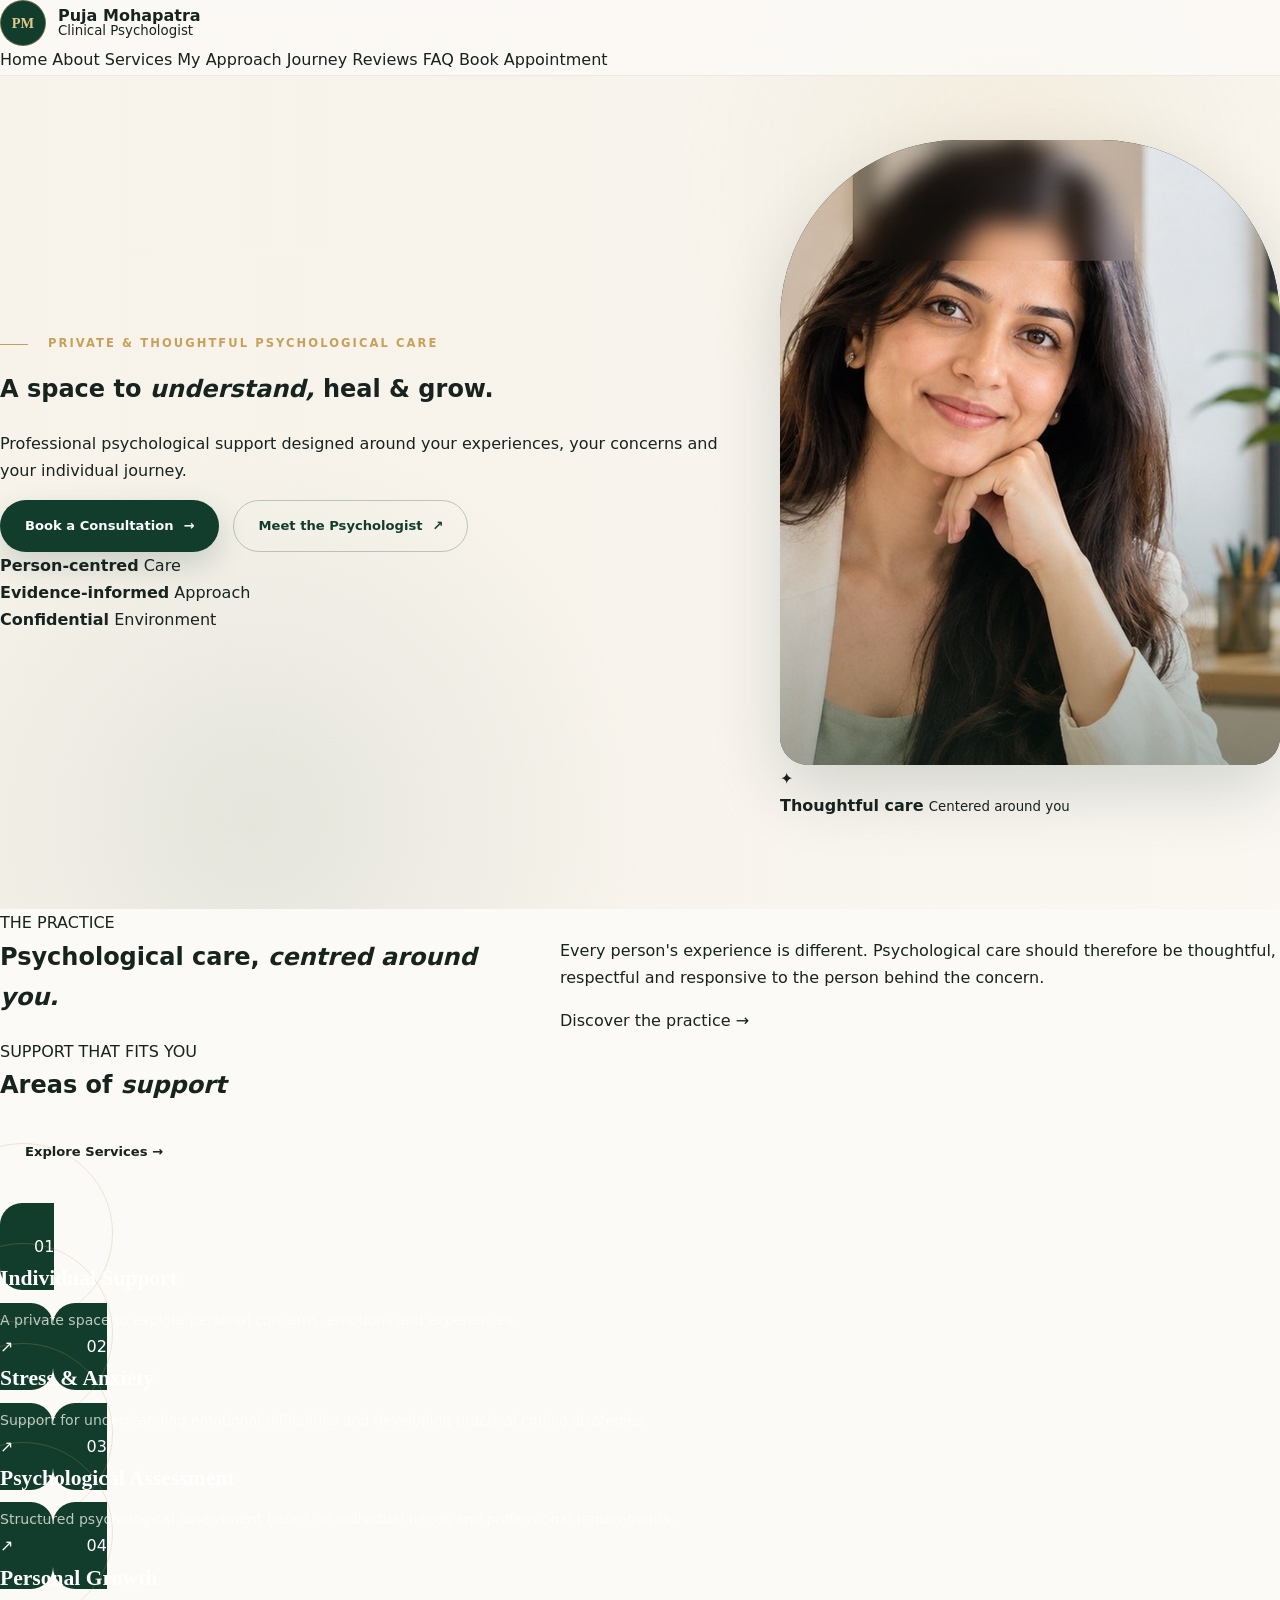
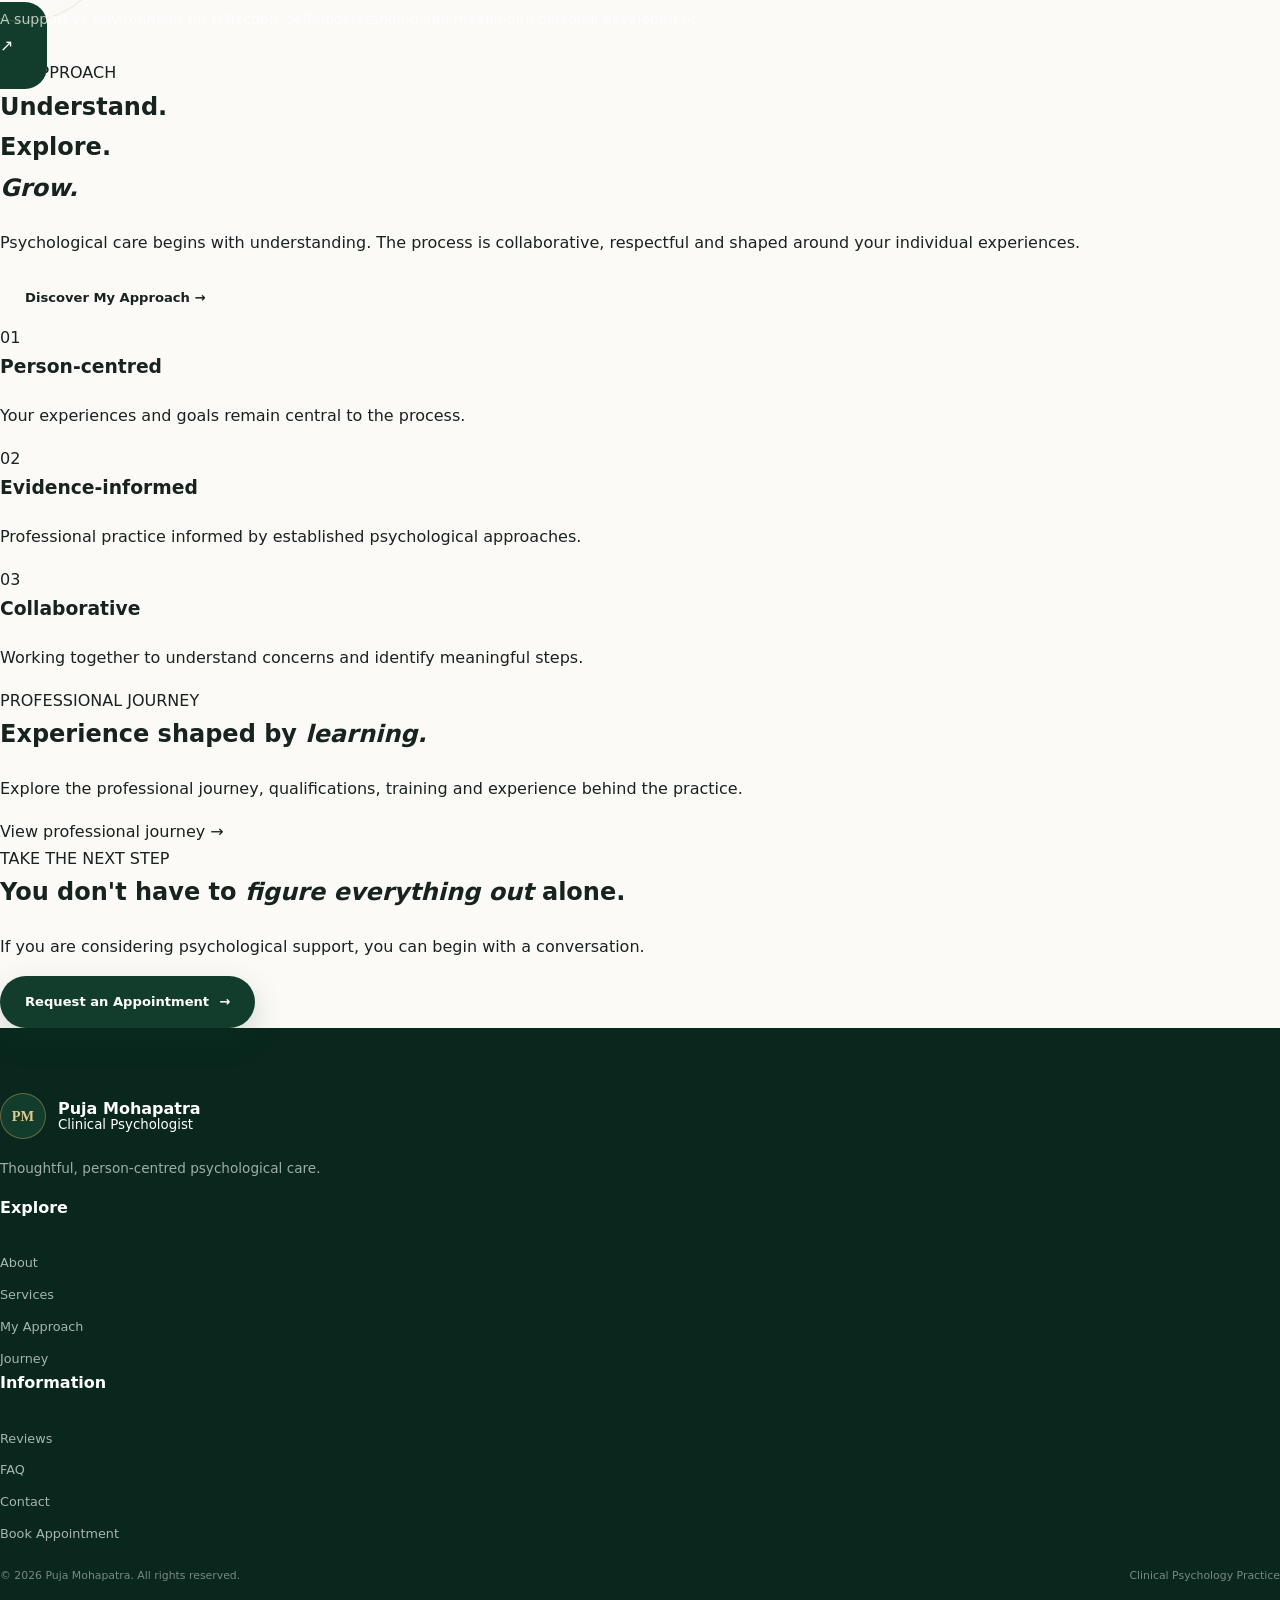
<file: Index.html>
<!DOCTYPE html><html lang="en">
<head>
  <meta charset="UTF-8">
  <meta name="viewport" content="width=device-width, initial-scale=1.0">  <title>Puja Mohapatra | Clinical Psychologist</title>
  <meta name="description" content="Puja Mohapatra — Clinical Psychologist. Thoughtful, evidence-informed and person-centred psychological care.">  <link rel="preconnect" href="https://fonts.googleapis.com">
  <link rel="preconnect" href="https://fonts.gstatic.com" crossorigin>
  <link href="https://fonts.googleapis.com/css2?family=DM+Sans:wght@400;500;600;700&family=Playfair+Display:wght@500;600;700&display=swap" rel="stylesheet">  <link rel="stylesheet" href="css/style.css">
</head><body>  <!-- ================= HEADER ================= -->  <header class="site-header">
    <div class="nav-container">  <a href="index.html" class="brand">
    <span class="brand-mark">PM</span>
    <span class="brand-text">
      <strong>Puja Mohapatra</strong>
      <small>Clinical Psychologist</small>
    </span>
  </a>

  <nav class="desktop-nav" aria-label="Main navigation">
    <a href="index.html" class="active">Home</a>
    <a href="about.html">About</a>
    <a href="services.html">Services</a>
    <a href="approach.html">My Approach</a>
    <a href="journey.html">Journey</a>
    <a href="reviews.html">Reviews</a>
    <a href="faq.html">FAQ</a>
    <a href="contact.html" class="nav-cta">Book Appointment</a>
  </nav>

  <button class="menu-toggle" aria-label="Open navigation menu" aria-expanded="false">
    <span></span>
    <span></span>
    <span></span>
  </button>

</div>

<div class="mobile-nav">
  <a href="index.html">Home</a>
  <a href="about.html">About</a>
  <a href="services.html">Services</a>
  <a href="approach.html">My Approach</a>
  <a href="journey.html">Journey</a>
  <a href="reviews.html">Reviews</a>
  <a href="faq.html">FAQ</a>
  <a href="contact.html" class="mobile-cta">Book an Appointment →</a>
</div>

  </header>  <!-- ================= HERO ================= -->  <main><section class="hero">

  <div class="hero-background"></div>

  <div class="hero-content">

    <div class="eyebrow">
      <span></span>
      Private & thoughtful psychological care
    </div>

    <h1>
      A space to
      <em>understand,</em>
      heal & grow.
    </h1>

    <p class="hero-description">
      Professional psychological support designed around your experiences,
      your concerns and your individual journey.
    </p>

    <div class="hero-actions">
      <a href="contact.html" class="btn btn-primary">
        Book a Consultation
        <span>→</span>
      </a>

      <a href="about.html" class="btn btn-outline">
        Meet the Psychologist
        <span>↗</span>
      </a>
    </div>

    <div class="hero-trust">
      <div>
        <strong>Person-centred</strong>
        <span>Care</span>
      </div>

      <div>
        <strong>Evidence-informed</strong>
        <span>Approach</span>
      </div>

      <div>
        <strong>Confidential</strong>
        <span>Environment</span>
      </div>
    </div>

  </div>


  <!-- Professional image placeholder -->
  <div class="hero-visual">

    <div class="hero-image-frame">
      <img
        src="assets/hero.jpg"
        alt="Puja Mohapatra, Clinical Psychologist"
        onerror="this.style.display='none'; this.parentElement.classList.add('image-placeholder');"
      >

      <div class="image-placeholder-content">
        <span>PM</span>
        <small>Professional Portrait</small>
      </div>
    </div>

    <div class="floating-card">
      <span class="floating-icon">✦</span>
      <div>
        <strong>Thoughtful care</strong>
        <small>Centered around you</small>
      </div>
    </div>

  </div>

</section>


<!-- ================= INTRO ================= -->
<section class="intro-section">

  <div class="section-label">
    THE PRACTICE
  </div>

  <div class="intro-grid">

    <div>
      <h2>
        Psychological care,
        <em>centred around you.</em>
      </h2>
    </div>

    <div>
      <p>
        Every person's experience is different. Psychological care should
        therefore be thoughtful, respectful and responsive to the person
        behind the concern.
      </p>

      <a href="about.html" class="text-link">
        Discover the practice
        <span>→</span>
      </a>
    </div>

  </div>

</section>


<!-- ================= SERVICES PREVIEW ================= -->
<section class="services-preview">

  <div class="section-heading">

    <div>
      <span class="section-kicker">SUPPORT THAT FITS YOU</span>
      <h2>Areas of <em>support</em></h2>
    </div>

    <a href="services.html" class="btn btn-dark">
      Explore Services →
    </a>

  </div>


  <div class="service-grid">

    <a href="services.html" class="service-card">
      <span class="service-number">01</span>
      <h3>Individual Support</h3>
      <p>
        A private space to explore personal concerns, emotions and
        experiences.
      </p>
      <span class="card-arrow">↗</span>
    </a>

    <a href="services.html" class="service-card">
      <span class="service-number">02</span>
      <h3>Stress & Anxiety</h3>
      <p>
        Support for understanding emotional difficulties and developing
        practical coping strategies.
      </p>
      <span class="card-arrow">↗</span>
    </a>

    <a href="services.html" class="service-card">
      <span class="service-number">03</span>
      <h3>Psychological Assessment</h3>
      <p>
        Structured psychological assessment based on individual needs and
        professional requirements.
      </p>
      <span class="card-arrow">↗</span>
    </a>

    <a href="services.html" class="service-card">
      <span class="service-number">04</span>
      <h3>Personal Growth</h3>
      <p>
        A supportive environment for reflection, self-understanding and
        meaningful personal development.
      </p>
      <span class="card-arrow">↗</span>
    </a>

  </div>

</section>


<!-- ================= APPROACH PREVIEW ================= -->
<section class="approach-preview">

  <div class="approach-inner">

    <div class="approach-copy">

      <span class="section-kicker">MY APPROACH</span>

      <h2>
        Understand.
        <br>
        Explore.
        <br>
        <em>Grow.</em>
      </h2>

      <p>
        Psychological care begins with understanding. The process is
        collaborative, respectful and shaped around your individual
        experiences.
      </p>

      <a href="approach.html" class="btn btn-light">
        Discover My Approach →
      </a>

    </div>

    <div class="approach-points">

      <div class="approach-point">
        <span>01</span>
        <div>
          <h3>Person-centred</h3>
          <p>Your experiences and goals remain central to the process.</p>
        </div>
      </div>

      <div class="approach-point">
        <span>02</span>
        <div>
          <h3>Evidence-informed</h3>
          <p>Professional practice informed by established psychological approaches.</p>
        </div>
      </div>

      <div class="approach-point">
        <span>03</span>
        <div>
          <h3>Collaborative</h3>
          <p>Working together to understand concerns and identify meaningful steps.</p>
        </div>
      </div>

    </div>

  </div>

</section>


<!-- ================= JOURNEY PREVIEW ================= -->
<section class="journey-preview">

  <div class="section-label">PROFESSIONAL JOURNEY</div>

  <div class="journey-grid">

    <div>
      <h2>
        Experience shaped by
        <em>learning.</em>
      </h2>
    </div>

    <div>
      <p>
        Explore the professional journey, qualifications, training and
        experience behind the practice.
      </p>

      <a href="journey.html" class="text-link">
        View professional journey
        <span>→</span>
      </a>
    </div>

  </div>

</section>


<!-- ================= CTA ================= -->
<section class="final-cta">

  <div class="cta-content">

    <span class="section-kicker">TAKE THE NEXT STEP</span>

    <h2>
      You don't have to
      <em>figure everything out</em>
      alone.
    </h2>

    <p>
      If you are considering psychological support, you can begin with a
      conversation.
    </p>

    <a href="contact.html" class="btn btn-primary btn-large">
      Request an Appointment
      <span>→</span>
    </a>

  </div>

</section>

  </main>  <!-- ================= FOOTER ================= -->  <footer class="site-footer"><div class="footer-main">

  <div class="footer-brand">

    <div class="brand">
      <span class="brand-mark">PM</span>

      <span class="brand-text">
        <strong>Puja Mohapatra</strong>
        <small>Clinical Psychologist</small>
      </span>
    </div>

    <p>
      Thoughtful, person-centred psychological care.
    </p>

  </div>

  <div class="footer-links">
    <h4>Explore</h4>
    <a href="about.html">About</a>
    <a href="services.html">Services</a>
    <a href="approach.html">My Approach</a>
    <a href="journey.html">Journey</a>
  </div>

  <div class="footer-links">
    <h4>Information</h4>
    <a href="reviews.html">Reviews</a>
    <a href="faq.html">FAQ</a>
    <a href="contact.html">Contact</a>
    <a href="contact.html">Book Appointment</a>
  </div>

</div>

<div class="footer-bottom">
  <span>© 2026 Puja Mohapatra. All rights reserved.</span>
  <span>Clinical Psychology Practice</span>
</div>

  </footer>  <script src="js/script.js"></script></body>
  </html>
</file>
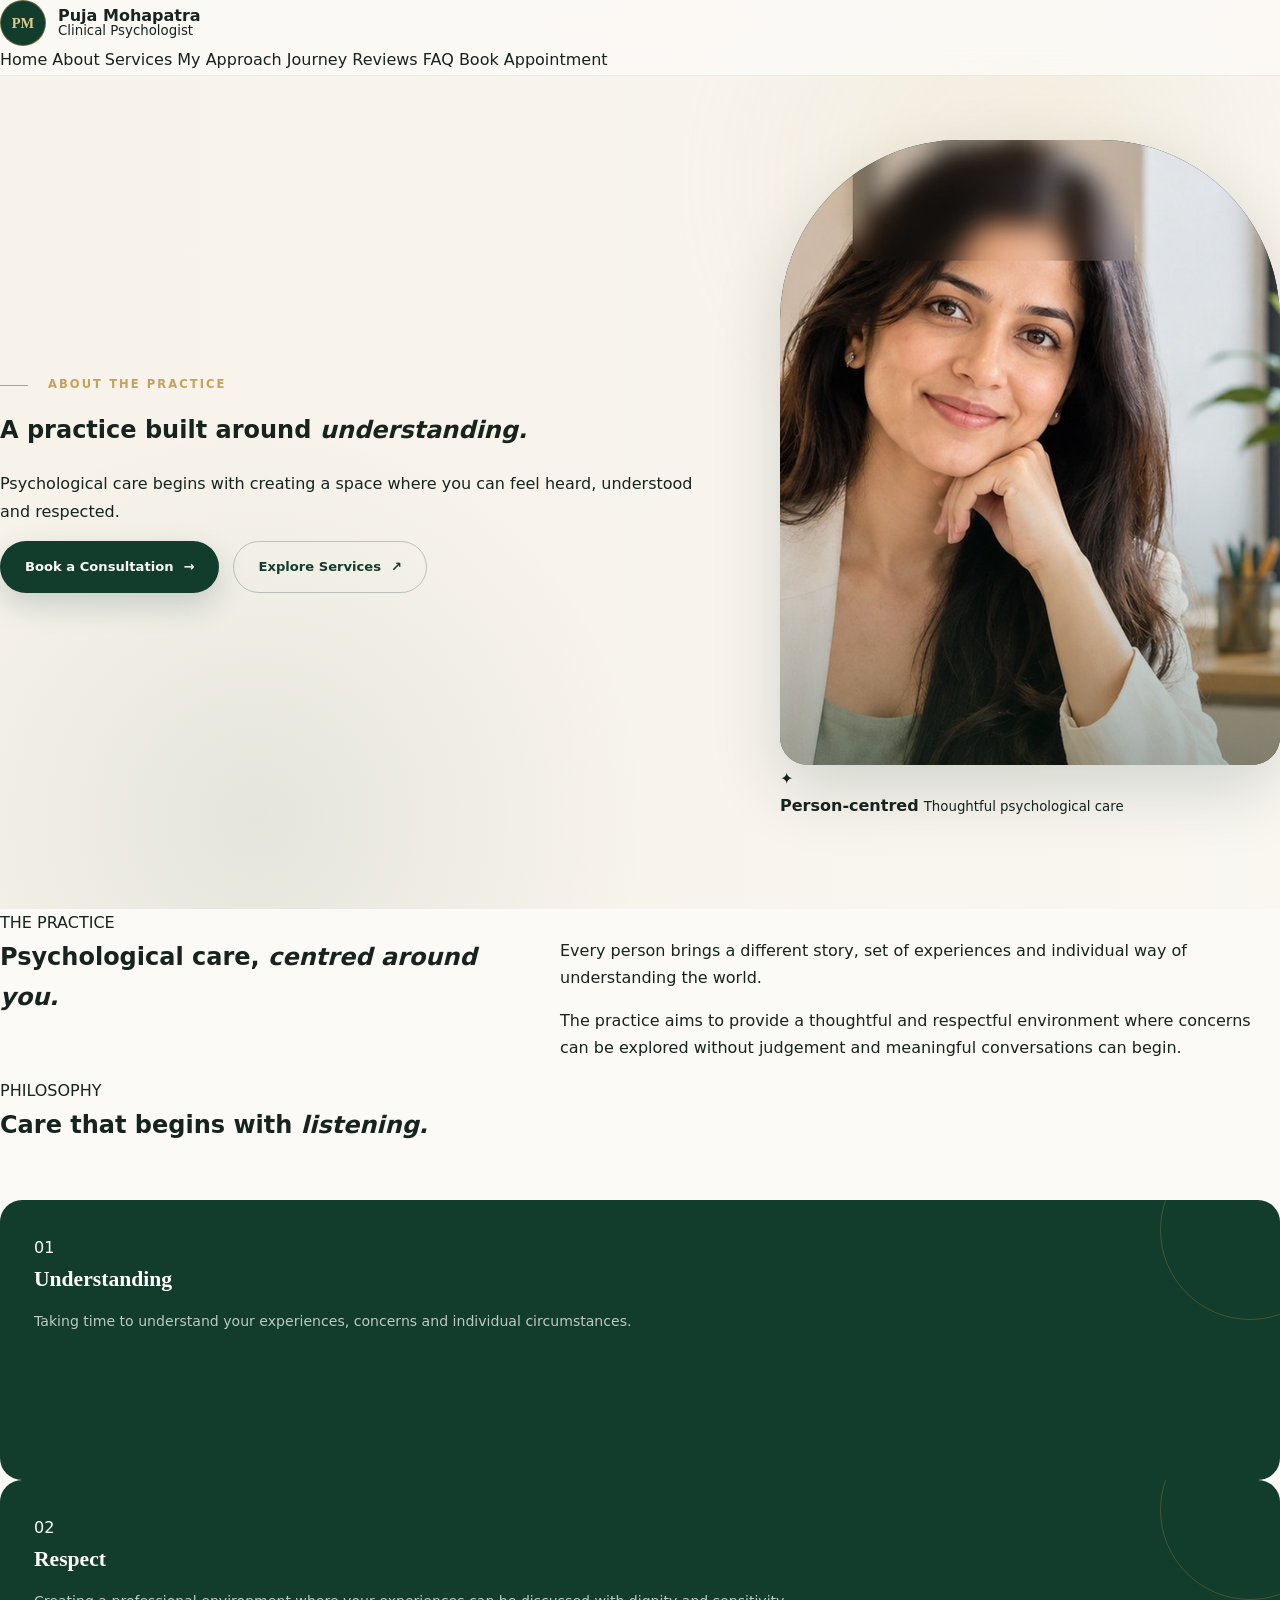
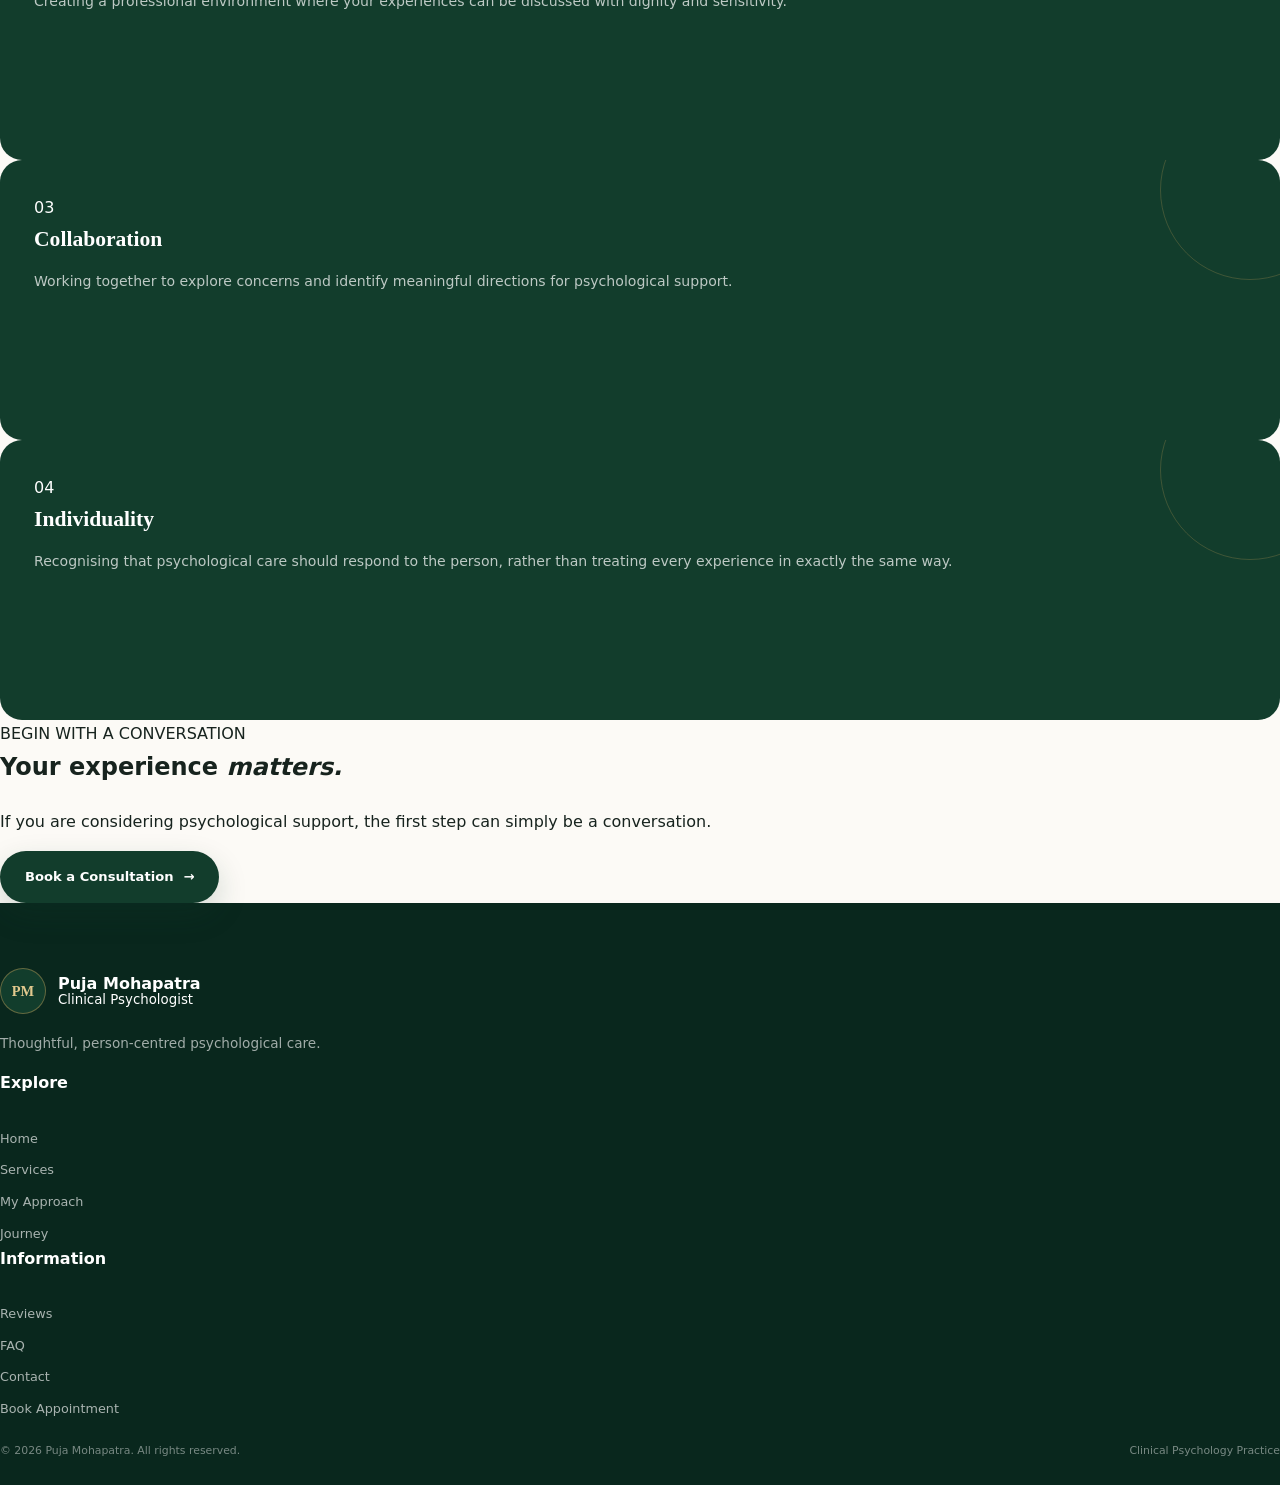
<file: about.html>
<!DOCTYPE html>
<html lang="en">
<head>
  <meta charset="UTF-8">
  <meta name="viewport" content="width=device-width, initial-scale=1.0">

  <meta name="description" content="About Puja Mohapatra — Clinical Psychologist. Learn about the practice, philosophy and person-centred approach.">

  <title>About | Puja Mohapatra — Clinical Psychologist</title>

  <link rel="preconnect" href="https://fonts.googleapis.com">
  <link rel="preconnect" href="https://fonts.gstatic.com" crossorigin>

  <link href="https://fonts.googleapis.com/css2?family=DM+Sans:wght@400;500;600;700&family=Playfair+Display:wght@500;600;700&display=swap" rel="stylesheet">

  <link rel="stylesheet" href="css/style.css">
</head>

<body>

<header class="site-header">
  <div class="nav-container">

    <a href="index.html" class="brand" aria-label="Puja Mohapatra home">
      <span class="brand-mark">PM</span>

      <span class="brand-text">
        <strong>Puja Mohapatra</strong>
        <small>Clinical Psychologist</small>
      </span>
    </a>

    <nav class="desktop-nav" aria-label="Main navigation">
      <a href="index.html">Home</a>
      <a href="about.html" class="active">About</a>
      <a href="services.html">Services</a>
      <a href="approach.html">My Approach</a>
      <a href="journey.html">Journey</a>
      <a href="reviews.html">Reviews</a>
      <a href="faq.html">FAQ</a>
      <a href="contact.html" class="nav-cta">Book Appointment</a>
    </nav>

    <button
      class="menu-toggle"
      type="button"
      aria-label="Open menu"
      aria-expanded="false"
    >
      <span></span>
      <span></span>
      <span></span>
    </button>

  </div>

  <div class="mobile-nav" aria-hidden="true">
    <a href="index.html">Home</a>
    <a href="about.html">About</a>
    <a href="services.html">Services</a>
    <a href="approach.html">My Approach</a>
    <a href="journey.html">Journey</a>
    <a href="reviews.html">Reviews</a>
    <a href="faq.html">FAQ</a>
    <a href="contact.html" class="mobile-cta">
      Book an Appointment →
    </a>
  </div>
</header>


<main>

  <!-- PAGE HERO -->

  <section class="hero">
    <div class="hero-background" aria-hidden="true"></div>

    <div class="hero-content">

      <div class="eyebrow">
        <span></span>
        ABOUT THE PRACTICE
      </div>

      <h1>
        A practice built around
        <em>understanding.</em>
      </h1>

      <p class="hero-description">
        Psychological care begins with creating a space where you can feel
        heard, understood and respected.
      </p>

      <div class="hero-actions">
        <a href="contact.html" class="btn btn-primary">
          Book a Consultation <span>→</span>
        </a>

        <a href="services.html" class="btn btn-outline">
          Explore Services <span>↗</span>
        </a>
      </div>

    </div>


    <div class="hero-visual">

      <div class="hero-image-frame">

        <img
          src="assets/hero.jpg"
          alt="Puja Mohapatra, Clinical Psychologist"
          onerror="this.style.display='none'; this.parentElement.classList.add('image-placeholder');"
        >

        <div class="image-placeholder-content">
          <span>PM</span>
          <small>Professional Portrait</small>
        </div>

      </div>

      <div class="floating-card">

        <span class="floating-icon">✦</span>

        <div>
          <strong>Person-centred</strong>
          <small>Thoughtful psychological care</small>
        </div>

      </div>

    </div>

  </section>


  <!-- ABOUT INTRO -->

  <section class="intro-section">

    <div class="section-label">
      THE PRACTICE
    </div>

    <div class="intro-grid">

      <div>
        <h2>
          Psychological care,
          <em>centred around you.</em>
        </h2>
      </div>

      <div>

        <p>
          Every person brings a different story, set of experiences and
          individual way of understanding the world.
        </p>

        <p>
          The practice aims to provide a thoughtful and respectful environment
          where concerns can be explored without judgement and meaningful
          conversations can begin.
        </p>

      </div>

    </div>

  </section>


  <!-- PHILOSOPHY -->

  <section class="services-preview">

    <div class="section-heading">

      <div>

        <span class="section-kicker">
          PHILOSOPHY
        </span>

        <h2>
          Care that begins with
          <em>listening.</em>
        </h2>

      </div>

    </div>


    <div class="service-grid">

      <article class="service-card">

        <span class="service-number">
          01
        </span>

        <h3>
          Understanding
        </h3>

        <p>
          Taking time to understand your experiences, concerns and individual
          circumstances.
        </p>

      </article>


      <article class="service-card">

        <span class="service-number">
          02
        </span>

        <h3>
          Respect
        </h3>

        <p>
          Creating a professional environment where your experiences can be
          discussed with dignity and sensitivity.
        </p>

      </article>


      <article class="service-card">

        <span class="service-number">
          03
        </span>

        <h3>
          Collaboration
        </h3>

        <p>
          Working together to explore concerns and identify meaningful
          directions for psychological support.
        </p>

      </article>


      <article class="service-card">

        <span class="service-number">
          04
        </span>

        <h3>
          Individuality
        </h3>

        <p>
          Recognising that psychological care should respond to the person,
          rather than treating every experience in exactly the same way.
        </p>

      </article>

    </div>

  </section>


  <!-- CTA -->

  <section class="final-cta">

    <div class="cta-content">

      <span class="section-kicker">
        BEGIN WITH A CONVERSATION
      </span>

      <h2>
        Your experience
        <em>matters.</em>
      </h2>

      <p>
        If you are considering psychological support, the first step can simply
        be a conversation.
      </p>

      <a
        href="contact.html"
        class="btn btn-primary btn-large"
      >
        Book a Consultation <span>→</span>
      </a>

    </div>

  </section>

</main>


<footer class="site-footer">

  <div class="footer-main">

    <div class="footer-brand">

      <div class="brand">

        <span class="brand-mark">
          PM
        </span>

        <span class="brand-text">

          <strong>
            Puja Mohapatra
          </strong>

          <small>
            Clinical Psychologist
          </small>

        </span>

      </div>

      <p>
        Thoughtful, person-centred psychological care.
      </p>

    </div>


    <div class="footer-links">

      <h4>
        Explore
      </h4>

      <a href="index.html">
        Home
      </a>

      <a href="services.html">
        Services
      </a>

      <a href="approach.html">
        My Approach
      </a>

      <a href="journey.html">
        Journey
      </a>

    </div>


    <div class="footer-links">

      <h4>
        Information
      </h4>

      <a href="reviews.html">
        Reviews
      </a>

      <a href="faq.html">
        FAQ
      </a>

      <a href="contact.html">
        Contact
      </a>

      <a href="contact.html">
        Book Appointment
      </a>

    </div>

  </div>


  <div class="footer-bottom">

    <span>
      © 2026 Puja Mohapatra. All rights reserved.
    </span>

    <span>
      Clinical Psychology Practice
    </span>

  </div>

</footer>


<script src="js/script.js"></script>

</body>
</html>
</file>
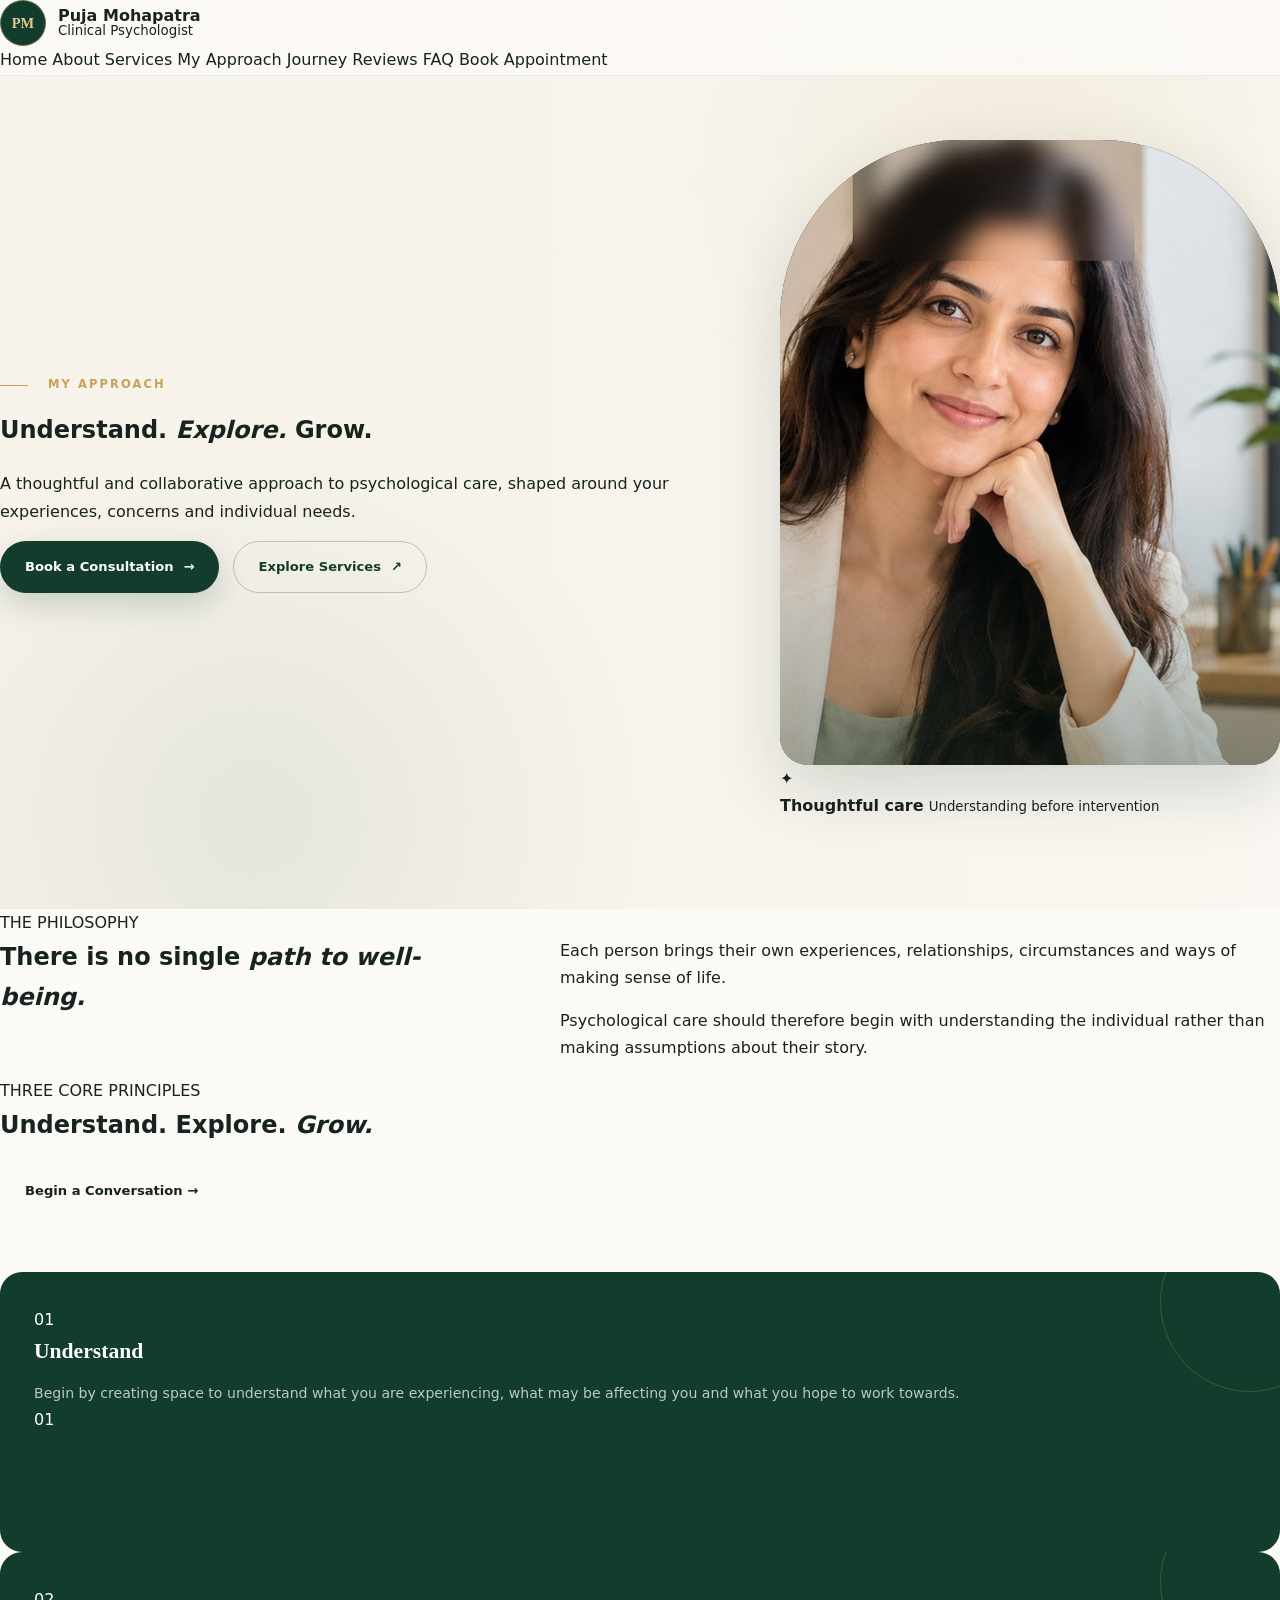
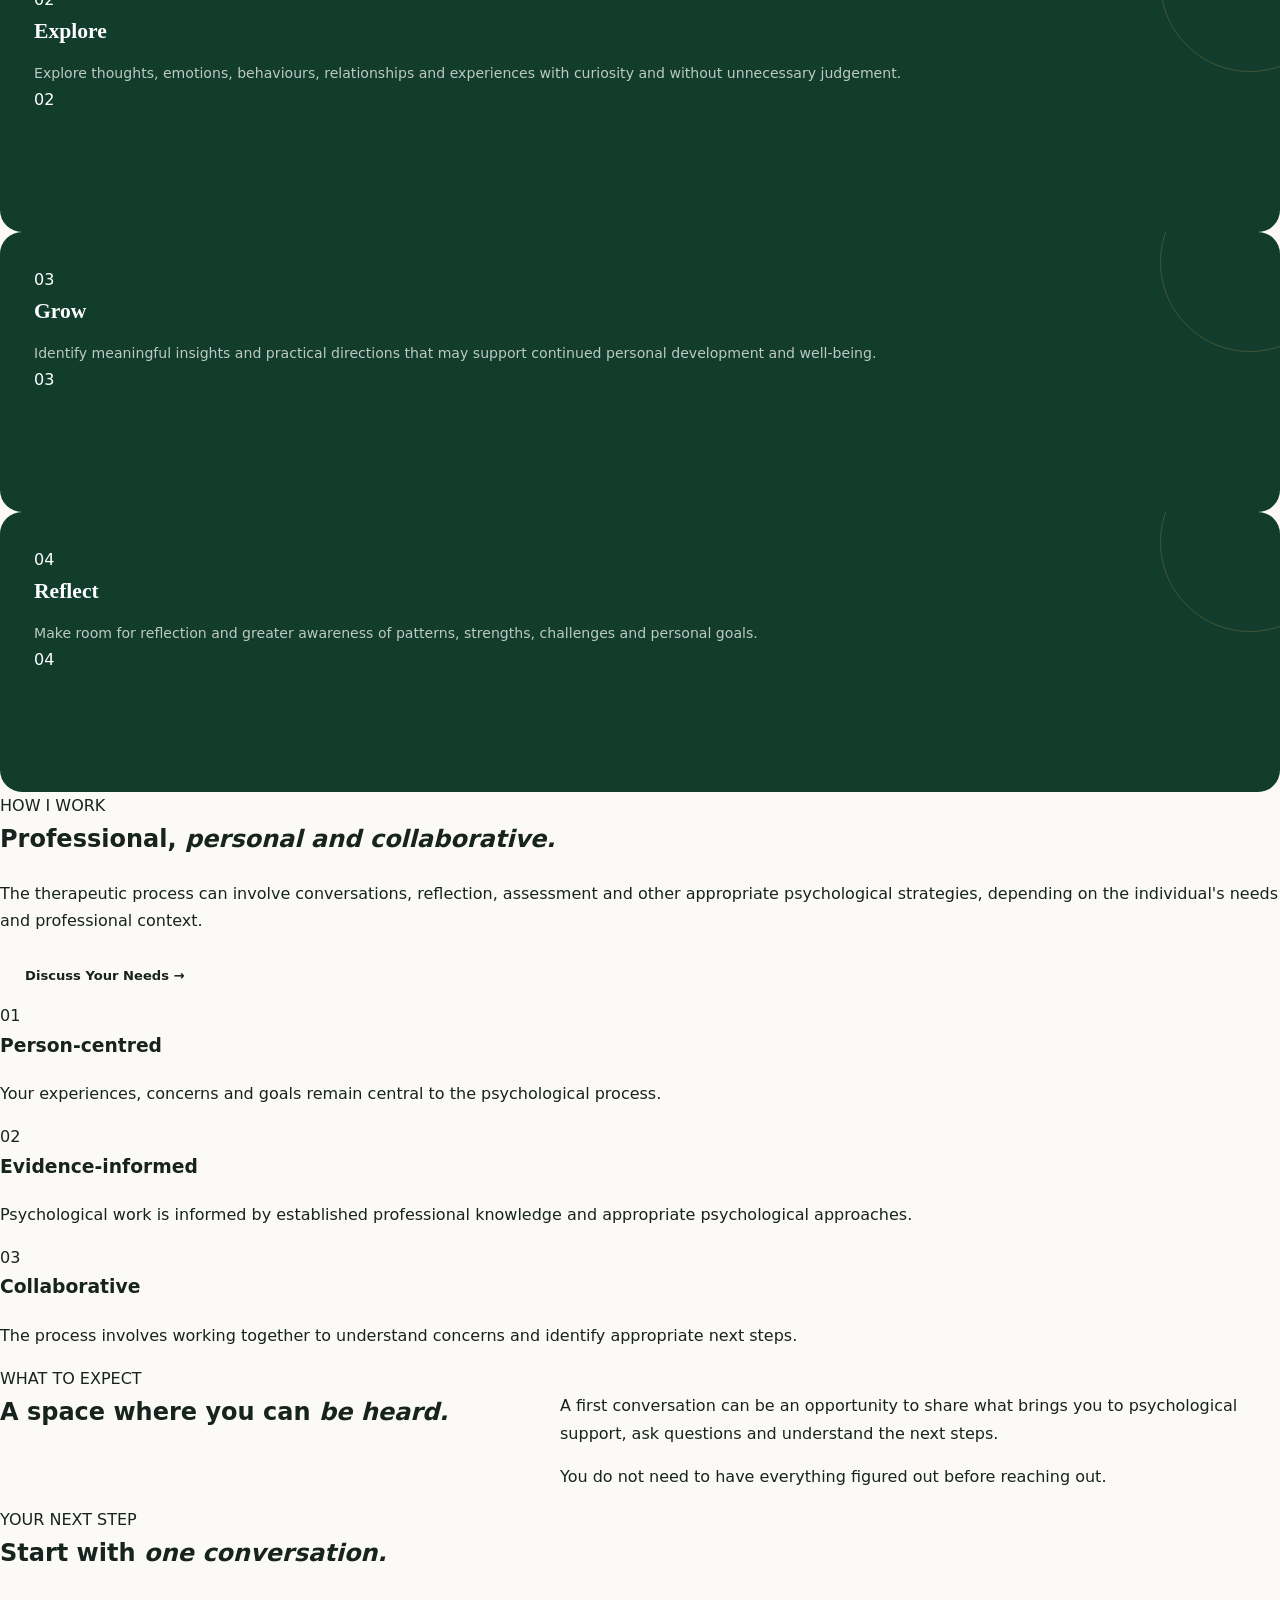
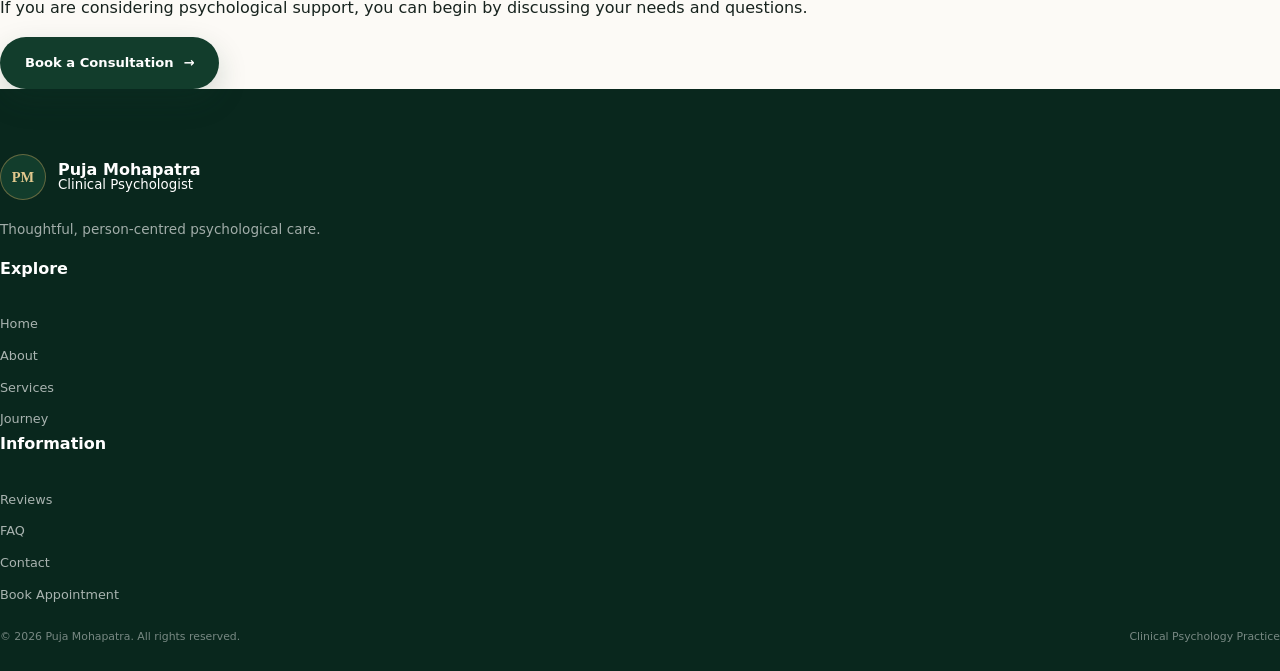
<file: approach.html>
<!DOCTYPE html>
<html lang="en">
<head>
  <meta charset="UTF-8">
  <meta name="viewport" content="width=device-width, initial-scale=1.0">

  <meta name="description" content="Learn about the psychological approach of Puja Mohapatra — Clinical Psychologist.">

  <title>My Approach | Puja Mohapatra — Clinical Psychologist</title>

  <link rel="preconnect" href="https://fonts.googleapis.com">
  <link rel="preconnect" href="https://fonts.gstatic.com" crossorigin>

  <link href="https://fonts.googleapis.com/css2?family=DM+Sans:wght@400;500;600;700&family=Playfair+Display:wght@500;600;700&display=swap" rel="stylesheet">

  <link rel="stylesheet" href="css/style.css">
</head>

<body>

<header class="site-header">

  <div class="nav-container">

    <a href="index.html" class="brand" aria-label="Puja Mohapatra home">
      <span class="brand-mark">PM</span>

      <span class="brand-text">
        <strong>Puja Mohapatra</strong>
        <small>Clinical Psychologist</small>
      </span>
    </a>

    <nav class="desktop-nav" aria-label="Main navigation">

      <a href="index.html">Home</a>
      <a href="about.html">About</a>
      <a href="services.html">Services</a>
      <a href="approach.html" class="active">My Approach</a>
      <a href="journey.html">Journey</a>
      <a href="reviews.html">Reviews</a>
      <a href="faq.html">FAQ</a>

      <a href="contact.html" class="nav-cta">
        Book Appointment
      </a>

    </nav>

    <button
      class="menu-toggle"
      type="button"
      aria-label="Open menu"
      aria-expanded="false"
    >
      <span></span>
      <span></span>
      <span></span>
    </button>

  </div>


  <div class="mobile-nav" aria-hidden="true">

    <a href="index.html">Home</a>
    <a href="about.html">About</a>
    <a href="services.html">Services</a>
    <a href="approach.html">My Approach</a>
    <a href="journey.html">Journey</a>
    <a href="reviews.html">Reviews</a>
    <a href="faq.html">FAQ</a>

    <a href="contact.html" class="mobile-cta">
      Book an Appointment →
    </a>

  </div>

</header>


<main>

  <!-- HERO -->

  <section class="hero">

    <div class="hero-background" aria-hidden="true"></div>

    <div class="hero-content">

      <div class="eyebrow">
        <span></span>
        MY APPROACH
      </div>

      <h1>
        Understand.
        <em>Explore.</em>
        Grow.
      </h1>

      <p class="hero-description">
        A thoughtful and collaborative approach to psychological care,
        shaped around your experiences, concerns and individual needs.
      </p>

      <div class="hero-actions">

        <a href="contact.html" class="btn btn-primary">
          Book a Consultation <span>→</span>
        </a>

        <a href="services.html" class="btn btn-outline">
          Explore Services <span>↗</span>
        </a>

      </div>

    </div>


    <div class="hero-visual">

      <div class="hero-image-frame">

        <img
          src="assets/hero.jpg"
          alt="Puja Mohapatra, Clinical Psychologist"
          onerror="this.style.display='none'; this.parentElement.classList.add('image-placeholder');"
        >

        <div class="image-placeholder-content">
          <span>PM</span>
          <small>Professional Portrait</small>
        </div>

      </div>


      <div class="floating-card">

        <span class="floating-icon">
          ✦
        </span>

        <div>
          <strong>Thoughtful care</strong>
          <small>Understanding before intervention</small>
        </div>

      </div>

    </div>

  </section>


  <!-- INTRODUCTION -->

  <section class="intro-section">

    <div class="section-label">
      THE PHILOSOPHY
    </div>

    <div class="intro-grid">

      <div>

        <h2>
          There is no single
          <em>path to well-being.</em>
        </h2>

      </div>

      <div>

        <p>
          Each person brings their own experiences, relationships,
          circumstances and ways of making sense of life.
        </p>

        <p>
          Psychological care should therefore begin with understanding
          the individual rather than making assumptions about their story.
        </p>

      </div>

    </div>

  </section>


  <!-- THREE CORE PRINCIPLES -->

  <section class="services-preview">

    <div class="section-heading">

      <div>

        <span class="section-kicker">
          THREE CORE PRINCIPLES
        </span>

        <h2>
          Understand. Explore.
          <em>Grow.</em>
        </h2>

      </div>

      <a href="contact.html" class="btn btn-dark">
        Begin a Conversation →
      </a>

    </div>


    <div class="service-grid">

      <article class="service-card">

        <span class="service-number">
          01
        </span>

        <h3>
          Understand
        </h3>

        <p>
          Begin by creating space to understand what you are experiencing,
          what may be affecting you and what you hope to work towards.
        </p>

        <span class="card-arrow">
          01
        </span>

      </article>


      <article class="service-card">

        <span class="service-number">
          02
        </span>

        <h3>
          Explore
        </h3>

        <p>
          Explore thoughts, emotions, behaviours, relationships and
          experiences with curiosity and without unnecessary judgement.
        </p>

        <span class="card-arrow">
          02
        </span>

      </article>


      <article class="service-card">

        <span class="service-number">
          03
        </span>

        <h3>
          Grow
        </h3>

        <p>
          Identify meaningful insights and practical directions that may
          support continued personal development and well-being.
        </p>

        <span class="card-arrow">
          03
        </span>

      </article>


      <article class="service-card">

        <span class="service-number">
          04
        </span>

        <h3>
          Reflect
        </h3>

        <p>
          Make room for reflection and greater awareness of patterns,
          strengths, challenges and personal goals.
        </p>

        <span class="card-arrow">
          04
        </span>

      </article>

    </div>

  </section>


  <!-- APPROACH DETAILS -->

  <section class="approach-preview">

    <div class="approach-inner">

      <div class="approach-copy">

        <span class="section-kicker">
          HOW I WORK
        </span>

        <h2>
          Professional,
          <em>personal and collaborative.</em>
        </h2>

        <p>
          The therapeutic process can involve conversations, reflection,
          assessment and other appropriate psychological strategies,
          depending on the individual's needs and professional context.
        </p>

        <a href="contact.html" class="btn btn-light">
          Discuss Your Needs →
        </a>

      </div>


      <div class="approach-points">

        <div class="approach-point">

          <span>01</span>

          <div>

            <h3>
              Person-centred
            </h3>

            <p>
              Your experiences, concerns and goals remain central to the
              psychological process.
            </p>

          </div>

        </div>


        <div class="approach-point">

          <span>02</span>

          <div>

            <h3>
              Evidence-informed
            </h3>

            <p>
              Psychological work is informed by established professional
              knowledge and appropriate psychological approaches.
            </p>

          </div>

        </div>


        <div class="approach-point">

          <span>03</span>

          <div>

            <h3>
              Collaborative
            </h3>

            <p>
              The process involves working together to understand concerns
              and identify appropriate next steps.
            </p>

          </div>

        </div>

      </div>

    </div>

  </section>


  <!-- WHAT TO EXPECT -->

  <section class="intro-section">

    <div class="section-label">
      WHAT TO EXPECT
    </div>

    <div class="intro-grid">

      <div>

        <h2>
          A space where you can
          <em>be heard.</em>
        </h2>

      </div>

      <div>

        <p>
          A first conversation can be an opportunity to share what brings
          you to psychological support, ask questions and understand the
          next steps.
        </p>

        <p>
          You do not need to have everything figured out before reaching
          out.
        </p>

      </div>

    </div>

  </section>


  <!-- CTA -->

  <section class="final-cta">

    <div class="cta-content">

      <span class="section-kicker">
        YOUR NEXT STEP
      </span>

      <h2>
        Start with
        <em>one conversation.</em>
      </h2>

      <p>
        If you are considering psychological support, you can begin by
        discussing your needs and questions.
      </p>

      <a href="contact.html" class="btn btn-primary btn-large">
        Book a Consultation <span>→</span>
      </a>

    </div>

  </section>

</main>


<footer class="site-footer">

  <div class="footer-main">

    <div class="footer-brand">

      <div class="brand">

        <span class="brand-mark">
          PM
        </span>

        <span class="brand-text">

          <strong>
            Puja Mohapatra
          </strong>

          <small>
            Clinical Psychologist
          </small>

        </span>

      </div>

      <p>
        Thoughtful, person-centred psychological care.
      </p>

    </div>


    <div class="footer-links">

      <h4>
        Explore
      </h4>

      <a href="index.html">Home</a>
      <a href="about.html">About</a>
      <a href="services.html">Services</a>
      <a href="journey.html">Journey</a>

    </div>


    <div class="footer-links">

      <h4>
        Information
      </h4>

      <a href="reviews.html">Reviews</a>
      <a href="faq.html">FAQ</a>
      <a href="contact.html">Contact</a>
      <a href="contact.html">Book Appointment</a>

    </div>

  </div>


  <div class="footer-bottom">

    <span>
      © 2026 Puja Mohapatra. All rights reserved.
    </span>

    <span>
      Clinical Psychology Practice
    </span>

  </div>

</footer>


<script src="js/script.js"></script>

</body>
            </html>
</file>
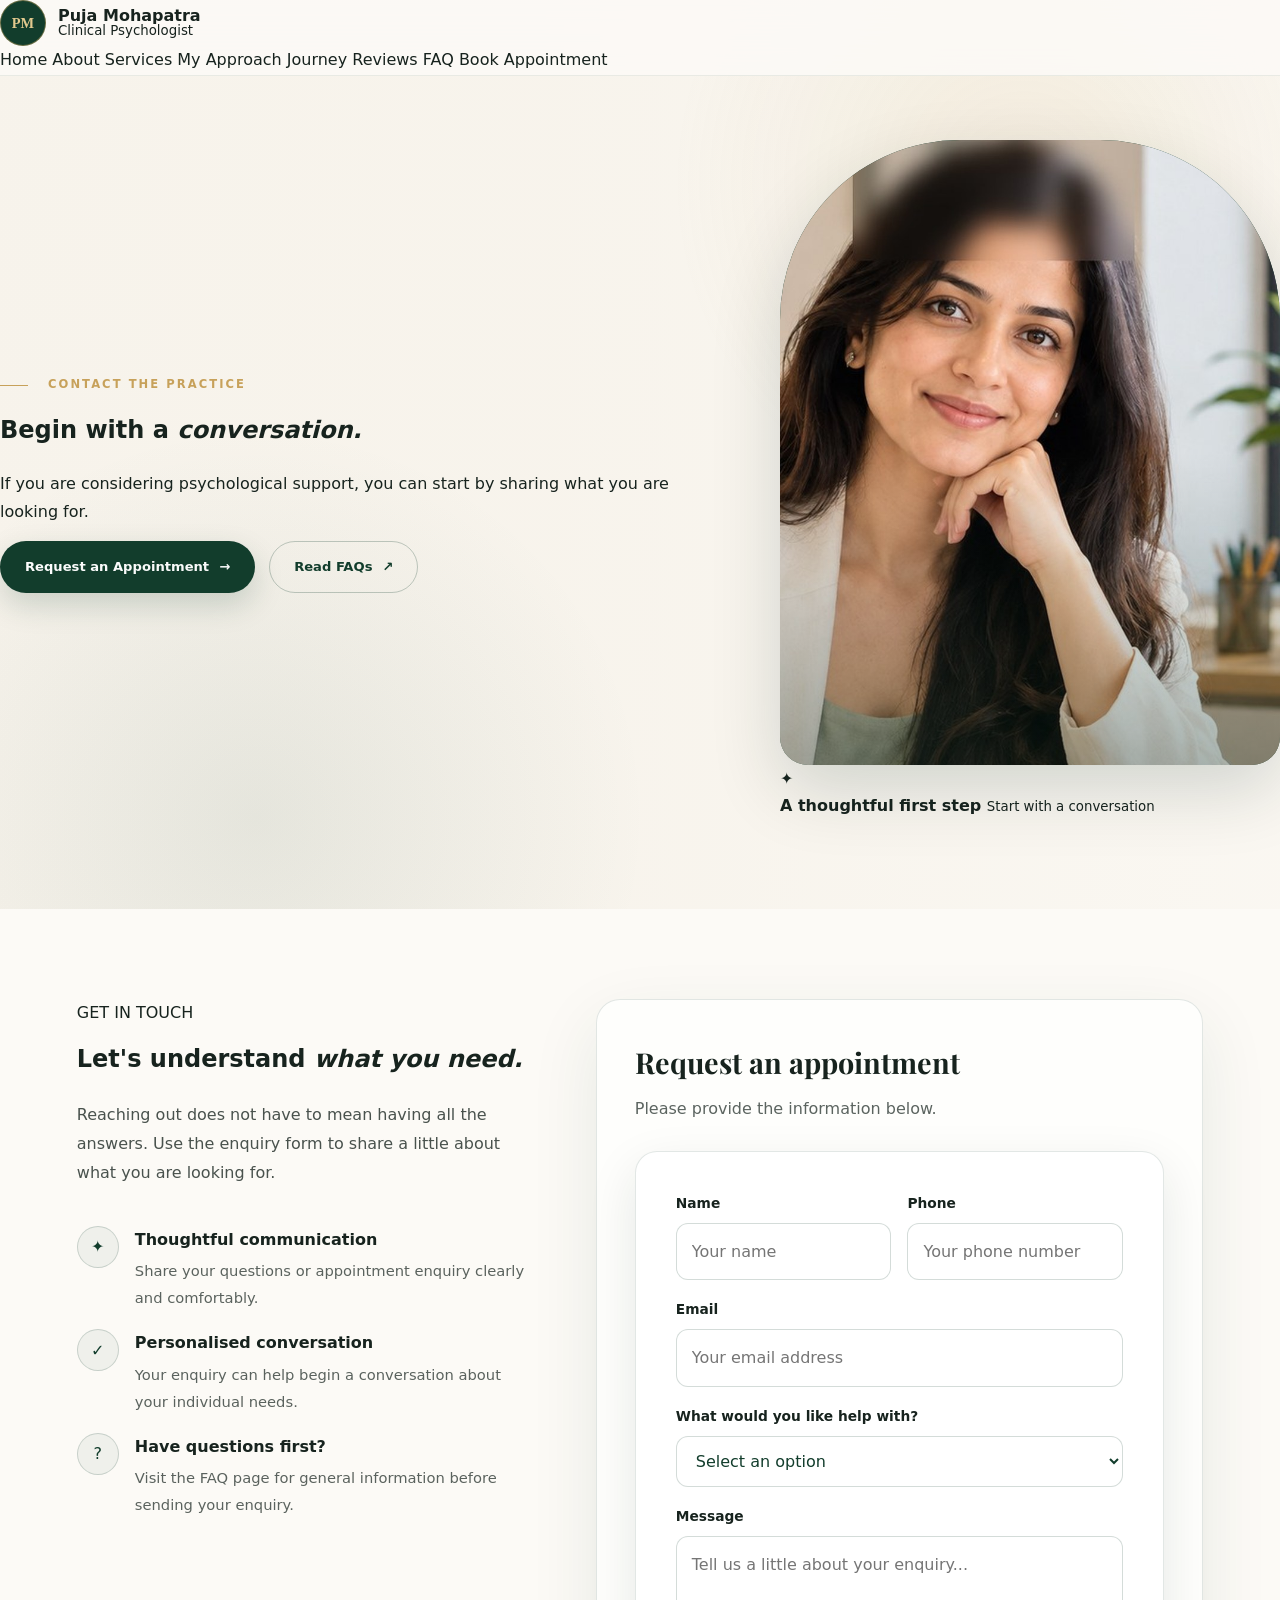
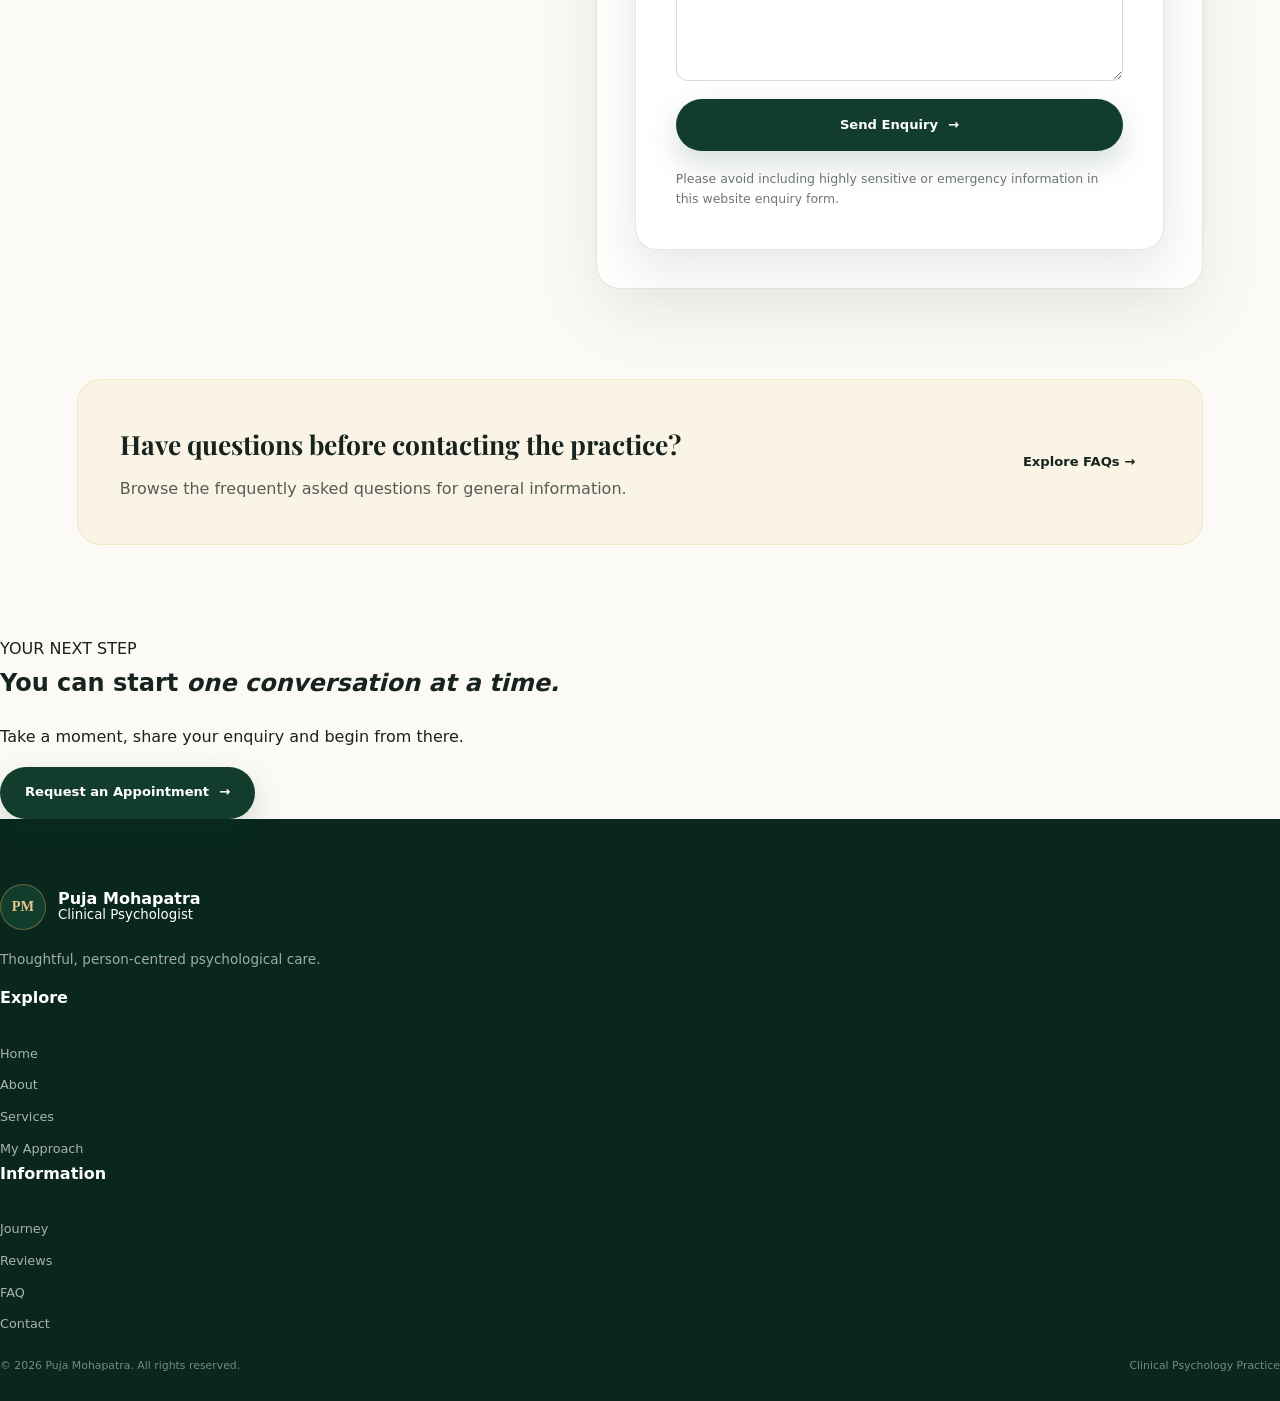
<file: contact.html>
<!DOCTYPE html>
<html lang="en">
<head>
  <meta charset="UTF-8">
  <meta name="viewport" content="width=device-width, initial-scale=1.0">

  <meta
    name="description"
    content="Contact Puja Mohapatra — Clinical Psychologist and request an appointment."
  >

  <title>Contact | Puja Mohapatra — Clinical Psychologist</title>

  <link rel="preconnect" href="https://fonts.googleapis.com">
  <link rel="preconnect" href="https://fonts.gstatic.com" crossorigin>

  <link
    href="https://fonts.googleapis.com/css2?family=DM+Sans:wght@400;500;600;700&family=Playfair+Display:wght@500;600;700&display=swap"
    rel="stylesheet"
  >

  <link rel="stylesheet" href="css/style.css">

  <style>
    .contact-section {
      padding: 90px 6%;
    }

    .contact-grid {
      max-width: 1180px;
      margin: 0 auto;
      display: grid;
      grid-template-columns: 0.85fr 1.15fr;
      gap: 70px;
      align-items: start;
    }

    .contact-copy h2 {
      margin: 12px 0 22px;
    }

    .contact-copy p {
      line-height: 1.8;
      opacity: 0.78;
      max-width: 520px;
    }

    .contact-points {
      margin-top: 38px;
      display: grid;
      gap: 18px;
    }

    .contact-point {
      display: flex;
      gap: 16px;
      align-items: flex-start;
    }

    .contact-point-icon {
      width: 42px;
      height: 42px;
      min-width: 42px;
      border-radius: 50%;
      display: grid;
      place-items: center;
      border: 1px solid rgba(18, 61, 44, 0.18);
      background: rgba(18, 61, 44, 0.05);
      color: #123d2c;
    }

    .contact-point strong {
      display: block;
      margin-bottom: 4px;
    }

    .contact-point span {
      opacity: 0.7;
      line-height: 1.6;
      font-size: 0.92rem;
    }

    .contact-form-card {
      padding: 38px;
      border-radius: 24px;
      background: rgba(255, 255, 255, 0.7);
      border: 1px solid rgba(18, 61, 44, 0.12);
      box-shadow: 0 24px 70px rgba(18, 61, 44, 0.09);
    }

    .contact-form-card h3 {
      margin: 0 0 8px;
      font-family: "Playfair Display", serif;
      font-size: 1.8rem;
    }

    .contact-form-card > p {
      margin: 0 0 28px;
      opacity: 0.7;
      line-height: 1.7;
    }

    .contact-form {
      display: grid;
      gap: 18px;
    }

    .form-row {
      display: grid;
      grid-template-columns: 1fr 1fr;
      gap: 16px;
    }

    .form-field {
      display: grid;
      gap: 8px;
    }

    .form-field label {
      font-size: 0.86rem;
      font-weight: 600;
    }

    .form-field input,
    .form-field textarea,
    .form-field select {
      width: 100%;
      box-sizing: border-box;
      border: 1px solid rgba(18, 61, 44, 0.18);
      background: #fff;
      border-radius: 12px;
      padding: 14px 15px;
      font: inherit;
      color: #123d2c;
      outline: none;
      transition: border-color 0.25s ease, box-shadow 0.25s ease;
    }

    .form-field textarea {
      min-height: 145px;
      resize: vertical;
    }

    .form-field input:focus,
    .form-field textarea:focus,
    .form-field select:focus {
      border-color: rgba(18, 61, 44, 0.55);
      box-shadow: 0 0 0 4px rgba(18, 61, 44, 0.07);
    }

    .form-note {
      font-size: 0.78rem;
      line-height: 1.6;
      opacity: 0.62;
    }

    .form-success {
      display: none;
      padding: 15px 17px;
      border-radius: 12px;
      background: rgba(18, 61, 44, 0.08);
      border: 1px solid rgba(18, 61, 44, 0.15);
      line-height: 1.6;
    }

    .form-success.show {
      display: block;
    }

    .contact-bottom {
      padding: 0 6% 90px;
    }

    .contact-bottom-inner {
      max-width: 1180px;
      margin: 0 auto;
      padding: 42px;
      border-radius: 24px;
      background: rgba(212, 175, 55, 0.08);
      border: 1px solid rgba(212, 175, 55, 0.2);
      display: flex;
      justify-content: space-between;
      align-items: center;
      gap: 30px;
    }

    .contact-bottom-inner h3 {
      margin: 0 0 8px;
      font-family: "Playfair Display", serif;
      font-size: 1.65rem;
    }

    .contact-bottom-inner p {
      margin: 0;
      opacity: 0.72;
    }

    @media (max-width: 900px) {
      .contact-grid {
        grid-template-columns: 1fr;
        gap: 45px;
      }
    }

    @media (max-width: 600px) {
      .contact-section {
        padding: 65px 5%;
      }

      .contact-form-card {
        padding: 25px 20px;
      }

      .form-row {
        grid-template-columns: 1fr;
      }

      .contact-bottom {
        padding: 0 5% 65px;
      }

      .contact-bottom-inner {
        padding: 28px 22px;
        flex-direction: column;
        align-items: flex-start;
      }
    }
  </style>
</head>

<body>

<header class="site-header">

  <div class="nav-container">

    <a href="index.html" class="brand" aria-label="Puja Mohapatra home">

      <span class="brand-mark">PM</span>

      <span class="brand-text">
        <strong>Puja Mohapatra</strong>
        <small>Clinical Psychologist</small>
      </span>

    </a>

    <nav class="desktop-nav" aria-label="Main navigation">

      <a href="index.html">Home</a>
      <a href="about.html">About</a>
      <a href="services.html">Services</a>
      <a href="approach.html">My Approach</a>
      <a href="journey.html">Journey</a>
      <a href="reviews.html">Reviews</a>
      <a href="faq.html">FAQ</a>

      <a href="contact.html" class="nav-cta active">
        Book Appointment
      </a>

    </nav>

    <button
      class="menu-toggle"
      type="button"
      aria-label="Open menu"
      aria-expanded="false"
    >
      <span></span>
      <span></span>
      <span></span>
    </button>

  </div>

  <div class="mobile-nav" aria-hidden="true">

    <a href="index.html">Home</a>
    <a href="about.html">About</a>
    <a href="services.html">Services</a>
    <a href="approach.html">My Approach</a>
    <a href="journey.html">Journey</a>
    <a href="reviews.html">Reviews</a>
    <a href="faq.html">FAQ</a>

    <a href="contact.html" class="mobile-cta">
      Book an Appointment →
    </a>

  </div>

</header>


<main>

  <!-- HERO -->

  <section class="hero">

    <div class="hero-background" aria-hidden="true"></div>

    <div class="hero-content">

      <div class="eyebrow">
        <span></span>
        CONTACT THE PRACTICE
      </div>

      <h1>
        Begin with a
        <em>conversation.</em>
      </h1>

      <p class="hero-description">
        If you are considering psychological support, you can
        start by sharing what you are looking for.
      </p>

      <div class="hero-actions">

        <a href="#appointment" class="btn btn-primary">
          Request an Appointment
          <span>→</span>
        </a>

        <a href="faq.html" class="btn btn-outline">
          Read FAQs
          <span>↗</span>
        </a>

      </div>

    </div>


    <div class="hero-visual">

      <div class="hero-image-frame">

        <img
          src="assets/hero.jpg"
          alt="Puja Mohapatra, Clinical Psychologist"
          onerror="this.style.display='none'; this.parentElement.classList.add('image-placeholder');"
        >

        <div class="image-placeholder-content">

          <span>PM</span>

          <small>
            Professional Portrait
          </small>

        </div>

      </div>

      <div class="floating-card">

        <span class="floating-icon">
          ✦
        </span>

        <div>
          <strong>
            A thoughtful first step
          </strong>

          <small>
            Start with a conversation
          </small>
        </div>

      </div>

    </div>

  </section>


  <!-- CONTACT -->

  <section class="contact-section" id="appointment">

    <div class="contact-grid">


      <div class="contact-copy">

        <span class="section-kicker">
          GET IN TOUCH
        </span>

        <h2>
          Let's understand
          <em>what you need.</em>
        </h2>

        <p>
          Reaching out does not have to mean having all the answers.
          Use the enquiry form to share a little about what you are
          looking for.
        </p>

        <div class="contact-points">


          <div class="contact-point">

            <div class="contact-point-icon">
              ✦
            </div>

            <div>

              <strong>
                Thoughtful communication
              </strong>

              <span>
                Share your questions or appointment enquiry clearly
                and comfortably.
              </span>

            </div>

          </div>


          <div class="contact-point">

            <div class="contact-point-icon">
              ✓
            </div>

            <div>

              <strong>
                Personalised conversation
              </strong>

              <span>
                Your enquiry can help begin a conversation about
                your individual needs.
              </span>

            </div>

          </div>


          <div class="contact-point">

            <div class="contact-point-icon">
              ?
            </div>

            <div>

              <strong>
                Have questions first?
              </strong>

              <span>
                Visit the FAQ page for general information before
                sending your enquiry.
              </span>

            </div>

          </div>

        </div>

      </div>


      <!-- FORM -->

      <div class="contact-form-card">

        <h3>
          Request an appointment
        </h3>

        <p>
          Please provide the information below.
        </p>


        <form class="contact-form" id="contactForm">

          <div class="form-row">

            <div class="form-field">

              <label for="name">
                Name
              </label>

              <input
                id="name"
                name="name"
                type="text"
                placeholder="Your name"
                autocomplete="name"
                required
              >

            </div>


            <div class="form-field">

              <label for="phone">
                Phone
              </label>

              <input
                id="phone"
                name="phone"
                type="tel"
                placeholder="Your phone number"
                autocomplete="tel"
              >

            </div>

          </div>


          <div class="form-field">

            <label for="email">
              Email
            </label>

            <input
              id="email"
              name="email"
              type="email"
              placeholder="Your email address"
              autocomplete="email"
              required
            >

          </div>


          <div class="form-field">

            <label for="reason">
              What would you like help with?
            </label>

            <select id="reason" name="reason">

              <option value="">
                Select an option
              </option>

              <option value="general-enquiry">
                General enquiry
              </option>

              <option value="appointment">
                Appointment enquiry
              </option>

              <option value="psychological-support">
                Psychological support
              </option>

              <option value="other">
                Other
              </option>

            </select>

          </div>


          <div class="form-field">

            <label for="message">
              Message
            </label>

            <textarea
              id="message"
              name="message"
              placeholder="Tell us a little about your enquiry..."
              required
            ></textarea>

          </div>


          <button
            type="submit"
            class="btn btn-primary btn-large"
          >
            Send Enquiry
            <span>→</span>
          </button>


          <div
            class="form-success"
            id="formSuccess"
            role="status"
            aria-live="polite"
          >
            Your enquiry has been prepared. A working form
            connection can be added once the practice's official
            email or appointment system is provided.
          </div>


          <div class="form-note">
            Please avoid including highly sensitive or emergency
            information in this website enquiry form.
          </div>

        </form>

      </div>

    </div>

  </section>


  <!-- FAQ SHORTCUT -->

  <section class="contact-bottom">

    <div class="contact-bottom-inner">

      <div>

        <h3>
          Have questions before contacting the practice?
        </h3>

        <p>
          Browse the frequently asked questions for general information.
        </p>

      </div>

      <a href="faq.html" class="btn btn-dark">
        Explore FAQs →
      </a>

    </div>

  </section>


  <!-- FINAL CTA -->

  <section class="final-cta">

    <div class="cta-content">

      <span class="section-kicker">
        YOUR NEXT STEP
      </span>

      <h2>
        You can start
        <em>one conversation at a time.</em>
      </h2>

      <p>
        Take a moment, share your enquiry and begin from there.
      </p>

      <a href="#appointment" class="btn btn-primary btn-large">
        Request an Appointment
        <span>→</span>
      </a>

    </div>

  </section>

</main>


<footer class="site-footer">

  <div class="footer-main">

    <div class="footer-brand">

      <div class="brand">

        <span class="brand-mark">
          PM
        </span>

        <span class="brand-text">

          <strong>
            Puja Mohapatra
          </strong>

          <small>
            Clinical Psychologist
          </small>

        </span>

      </div>

      <p>
        Thoughtful, person-centred psychological care.
      </p>

    </div>


    <div class="footer-links">

      <h4>
        Explore
      </h4>

      <a href="index.html">Home</a>
      <a href="about.html">About</a>
      <a href="services.html">Services</a>
      <a href="approach.html">My Approach</a>

    </div>


    <div class="footer-links">

      <h4>
        Information
      </h4>

      <a href="journey.html">Journey</a>
      <a href="reviews.html">Reviews</a>
      <a href="faq.html">FAQ</a>
      <a href="contact.html">Contact</a>

    </div>

  </div>


  <div class="footer-bottom">

    <span>
      © 2026 Puja Mohapatra. All rights reserved.
    </span>

    <span>
      Clinical Psychology Practice
    </span>

  </div>

</footer>


<script src="js/script.js"></script>


<script>
  const contactForm = document.getElementById("contactForm");
  const formSuccess = document.getElementById("formSuccess");

  if (contactForm) {

    contactForm.addEventListener("submit", function(event) {

      event.preventDefault();

      formSuccess.classList.add("show");

      formSuccess.scrollIntoView({
        behavior: "smooth",
        block: "center"
      });

    });

  }
</script>

</body>
  </html>
</file>
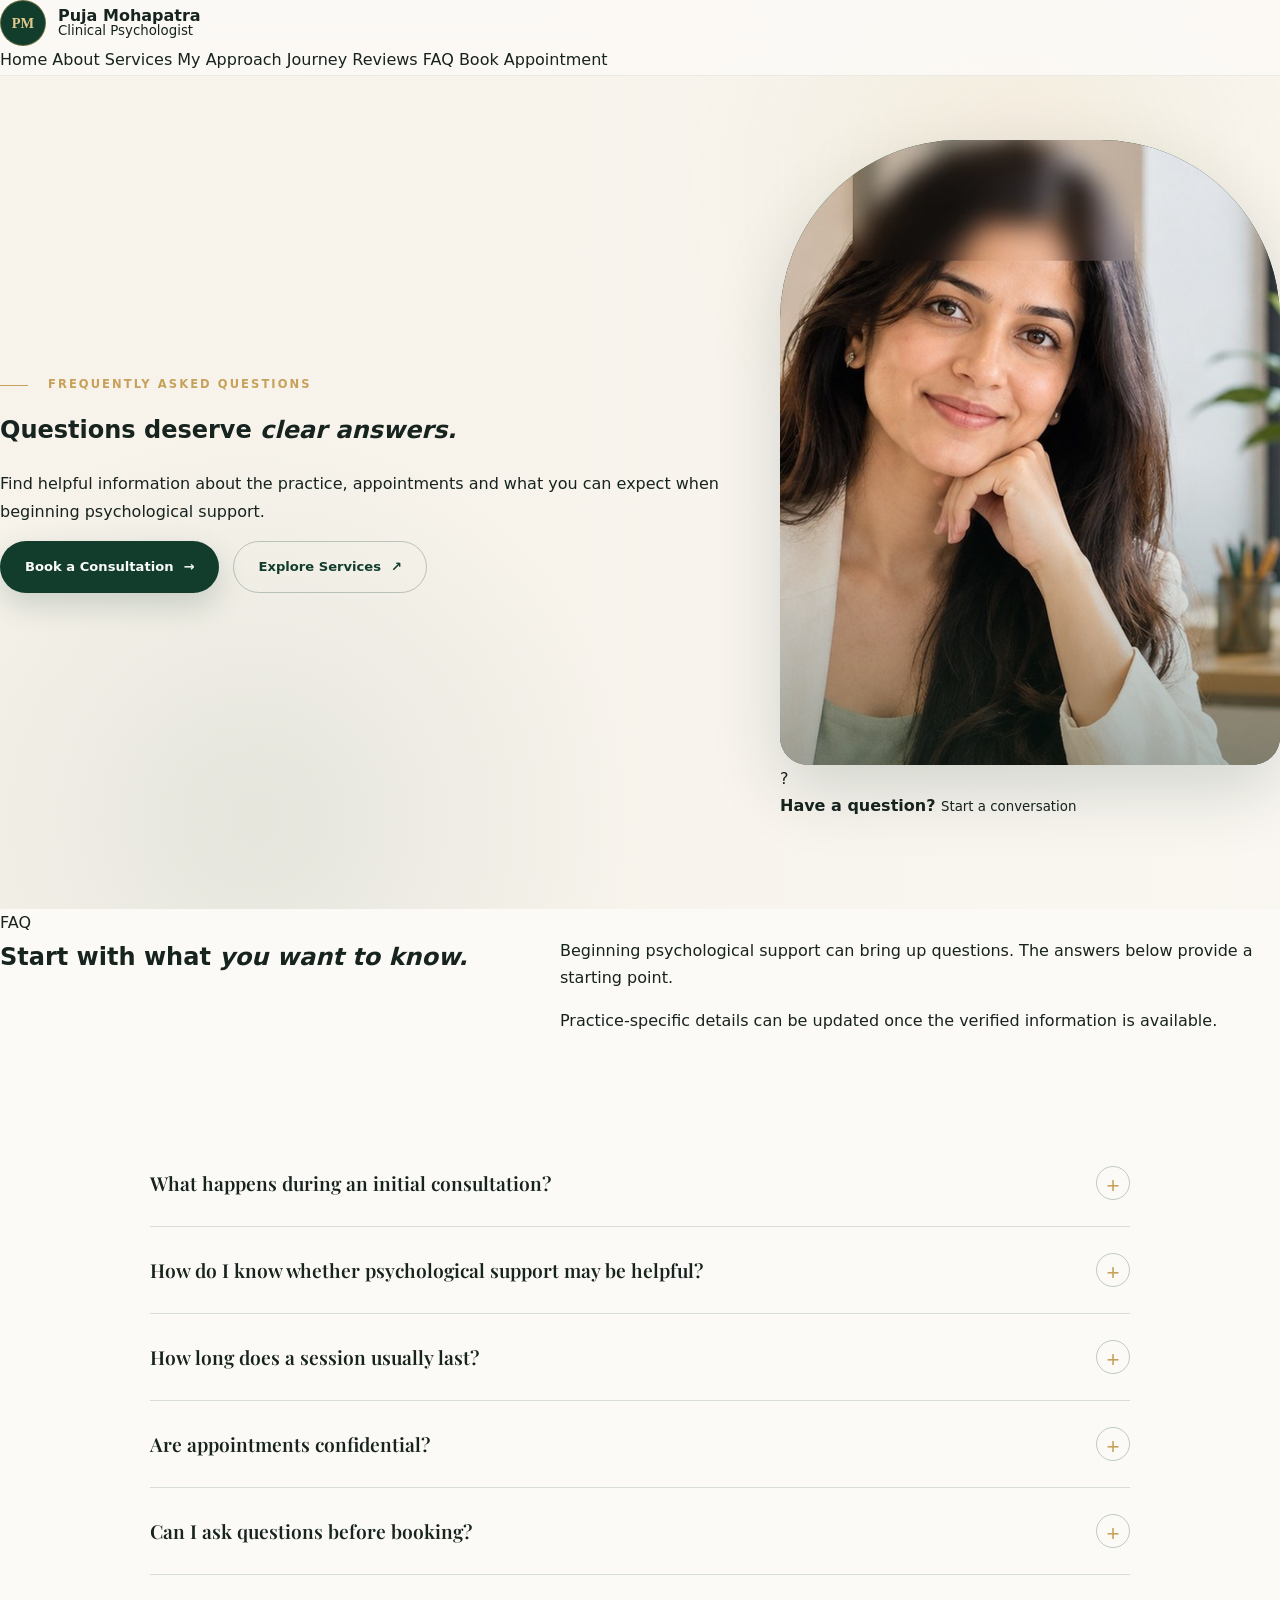
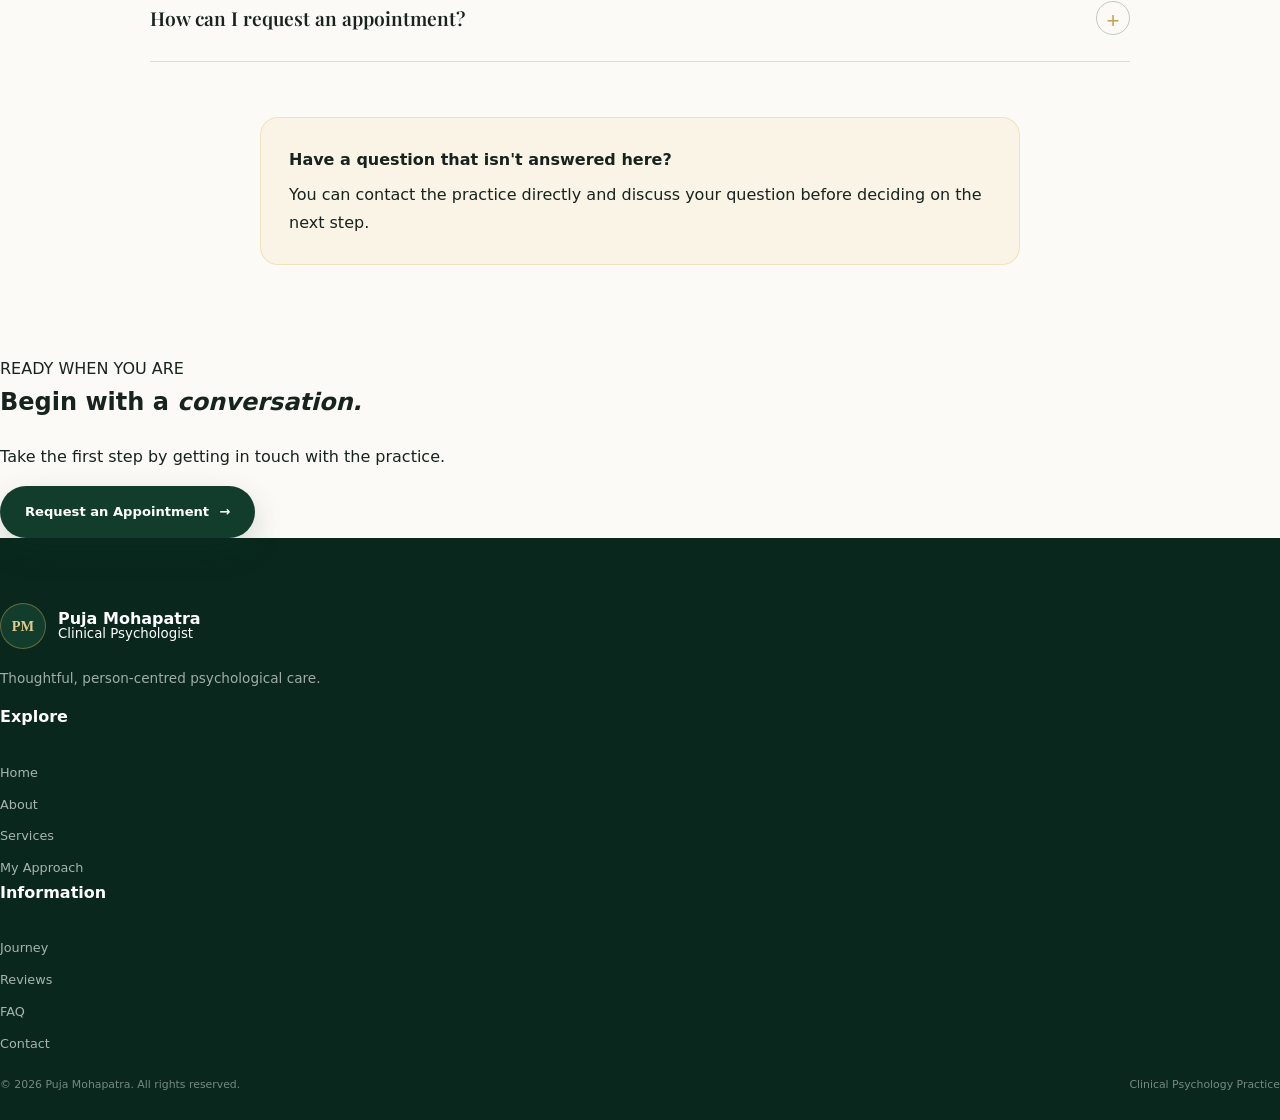
<file: faq.html>
<!DOCTYPE html>
<html lang="en">
<head>
  <meta charset="UTF-8">
  <meta name="viewport" content="width=device-width, initial-scale=1.0">

  <meta name="description" content="Frequently asked questions about psychological support with Puja Mohapatra — Clinical Psychologist.">

  <title>FAQ | Puja Mohapatra — Clinical Psychologist</title>

  <link rel="preconnect" href="https://fonts.googleapis.com">
  <link rel="preconnect" href="https://fonts.gstatic.com" crossorigin">

  <link href="https://fonts.googleapis.com/css2?family=DM+Sans:wght@400;500;600;700&family=Playfair+Display:wght@500;600;700&display=swap" rel="stylesheet">

  <link rel="stylesheet" href="css/style.css">

  <style>
    .faq-section {
      padding: 90px 6%;
    }

    .faq-wrap {
      max-width: 980px;
      margin: 0 auto;
    }

    .faq-item {
      border-bottom: 1px solid rgba(18, 61, 44, 0.16);
    }

    .faq-question {
      width: 100%;
      border: 0;
      background: transparent;
      padding: 26px 0;
      display: flex;
      align-items: center;
      justify-content: space-between;
      gap: 24px;
      text-align: left;
      font: inherit;
      color: inherit;
      cursor: pointer;
    }

    .faq-question span:first-child {
      font-family: "Playfair Display", serif;
      font-size: 1.2rem;
      font-weight: 600;
    }

    .faq-icon {
      width: 34px;
      height: 34px;
      min-width: 34px;
      border: 1px solid rgba(18, 61, 44, 0.25);
      border-radius: 50%;
      display: grid;
      place-items: center;
      font-size: 1.25rem;
      transition: transform 0.3s ease, background 0.3s ease;
    }

    .faq-answer {
      display: grid;
      grid-template-rows: 0fr;
      transition: grid-template-rows 0.35s ease;
    }

    .faq-answer-inner {
      overflow: hidden;
    }

    .faq-answer p {
      margin: 0;
      padding: 0 55px 25px 0;
      line-height: 1.8;
      opacity: 0.78;
    }

    .faq-item.open .faq-answer {
      grid-template-rows: 1fr;
    }

    .faq-item.open .faq-icon {
      transform: rotate(45deg);
      background: rgba(18, 61, 44, 0.08);
    }

    .faq-note {
      max-width: 760px;
      margin: 55px auto 0;
      padding: 28px;
      border-radius: 18px;
      background: rgba(212, 175, 55, 0.08);
      border: 1px solid rgba(212, 175, 55, 0.25);
    }

    .faq-note strong {
      display: block;
      margin-bottom: 8px;
    }

    @media (max-width: 600px) {
      .faq-section {
        padding: 65px 5%;
      }

      .faq-question {
        padding: 22px 0;
      }

      .faq-question span:first-child {
        font-size: 1.05rem;
      }

      .faq-answer p {
        padding-right: 0;
      }
    }
  </style>
</head>

<body>

<header class="site-header">

  <div class="nav-container">

    <a href="index.html" class="brand" aria-label="Puja Mohapatra home">

      <span class="brand-mark">PM</span>

      <span class="brand-text">
        <strong>Puja Mohapatra</strong>
        <small>Clinical Psychologist</small>
      </span>

    </a>


    <nav class="desktop-nav" aria-label="Main navigation">

      <a href="index.html">Home</a>
      <a href="about.html">About</a>
      <a href="services.html">Services</a>
      <a href="approach.html">My Approach</a>
      <a href="journey.html">Journey</a>
      <a href="reviews.html">Reviews</a>
      <a href="faq.html" class="active">FAQ</a>

      <a href="contact.html" class="nav-cta">
        Book Appointment
      </a>

    </nav>


    <button
      class="menu-toggle"
      type="button"
      aria-label="Open menu"
      aria-expanded="false"
    >
      <span></span>
      <span></span>
      <span></span>
    </button>

  </div>


  <div class="mobile-nav" aria-hidden="true">

    <a href="index.html">Home</a>
    <a href="about.html">About</a>
    <a href="services.html">Services</a>
    <a href="approach.html">My Approach</a>
    <a href="journey.html">Journey</a>
    <a href="reviews.html">Reviews</a>
    <a href="faq.html">FAQ</a>

    <a href="contact.html" class="mobile-cta">
      Book an Appointment →
    </a>

  </div>

</header>


<main>

  <!-- HERO -->

  <section class="hero">

    <div class="hero-background" aria-hidden="true"></div>

    <div class="hero-content">

      <div class="eyebrow">
        <span></span>
        FREQUENTLY ASKED QUESTIONS
      </div>

      <h1>
        Questions deserve
        <em>clear answers.</em>
      </h1>

      <p class="hero-description">
        Find helpful information about the practice, appointments
        and what you can expect when beginning psychological support.
      </p>

      <div class="hero-actions">

        <a href="contact.html" class="btn btn-primary">
          Book a Consultation
          <span>→</span>
        </a>

        <a href="services.html" class="btn btn-outline">
          Explore Services
          <span>↗</span>
        </a>

      </div>

    </div>


    <div class="hero-visual">

      <div class="hero-image-frame">

        <img
          src="assets/hero.jpg"
          alt="Puja Mohapatra, Clinical Psychologist"
          onerror="this.style.display='none'; this.parentElement.classList.add('image-placeholder');"
        >

        <div class="image-placeholder-content">

          <span>PM</span>

          <small>
            Professional Portrait
          </small>

        </div>

      </div>


      <div class="floating-card">

        <span class="floating-icon">
          ?
        </span>

        <div>

          <strong>
            Have a question?
          </strong>

          <small>
            Start a conversation
          </small>

        </div>

      </div>

    </div>

  </section>


  <!-- INTRO -->

  <section class="intro-section">

    <div class="section-label">
      FAQ
    </div>


    <div class="intro-grid">

      <div>

        <h2>
          Start with what
          <em>you want to know.</em>
        </h2>

      </div>


      <div>

        <p>
          Beginning psychological support can bring up questions.
          The answers below provide a starting point.
        </p>

        <p>
          Practice-specific details can be updated once the
          verified information is available.
        </p>

      </div>

    </div>

  </section>


  <!-- FAQ -->

  <section class="faq-section">

    <div class="faq-wrap">


      <div class="faq-item">

        <button class="faq-question" type="button" aria-expanded="false">

          <span>
            What happens during an initial consultation?
          </span>

          <span class="faq-icon">
            +
          </span>

        </button>

        <div class="faq-answer">

          <div class="faq-answer-inner">

            <p>
              An initial consultation is generally an opportunity to
              discuss what has brought you to the practice, understand
              your concerns and talk about possible next steps.
            </p>

          </div>

        </div>

      </div>


      <div class="faq-item">

        <button class="faq-question" type="button" aria-expanded="false">

          <span>
            How do I know whether psychological support may be helpful?
          </span>

          <span class="faq-icon">
            +
          </span>

        </button>

        <div class="faq-answer">

          <div class="faq-answer-inner">

            <p>
              You do not need to have everything figured out before
              reaching out. A conversation can help clarify your
              concerns and whether the available support is appropriate
              for your needs.
            </p>

          </div>

        </div>

      </div>


      <div class="faq-item">

        <button class="faq-question" type="button" aria-expanded="false">

          <span>
            How long does a session usually last?
          </span>

          <span class="faq-icon">
            +
          </span>

        </button>

        <div class="faq-answer">

          <div class="faq-answer-inner">

            <p>
              Session duration can vary depending on the type of
              appointment and the needs of the individual. Specific
              session details can be confirmed when scheduling.
            </p>

          </div>

        </div>

      </div>


      <div class="faq-item">

        <button class="faq-question" type="button" aria-expanded="false">

          <span>
            Are appointments confidential?
          </span>

          <span class="faq-icon">
            +
          </span>

        </button>

        <div class="faq-answer">

          <div class="faq-answer-inner">

            <p>
              Privacy and confidentiality are important parts of
              psychological practice. The specific limits and
              circumstances of confidentiality can be discussed
              during the consultation.
            </p>

          </div>

        </div>

      </div>


      <div class="faq-item">

        <button class="faq-question" type="button" aria-expanded="false">

          <span>
            Can I ask questions before booking?
          </span>

          <span class="faq-icon">
            +
          </span>

        </button>

        <div class="faq-answer">

          <div class="faq-answer-inner">

            <p>
              Yes. If you have questions about the practice or the
              appointment process, you can use the contact page to
              get in touch.
            </p>

          </div>

        </div>

      </div>


      <div class="faq-item">

        <button class="faq-question" type="button" aria-expanded="false">

          <span>
            How can I request an appointment?
          </span>

          <span class="faq-icon">
            +
          </span>

        </button>

        <div class="faq-answer">

          <div class="faq-answer-inner">

            <p>
              Use the appointment button on this website to reach
              the contact page and submit your enquiry.
            </p>

          </div>

        </div>

      </div>


      <div class="faq-note">

        <strong>
          Have a question that isn't answered here?
        </strong>

        <span>
          You can contact the practice directly and discuss your
          question before deciding on the next step.
        </span>

      </div>

    </div>

  </section>


  <!-- CTA -->

  <section class="final-cta">

    <div class="cta-content">

      <span class="section-kicker">
        READY WHEN YOU ARE
      </span>

      <h2>
        Begin with a
        <em>conversation.</em>
      </h2>

      <p>
        Take the first step by getting in touch with the practice.
      </p>

      <a href="contact.html" class="btn btn-primary btn-large">
        Request an Appointment
        <span>→</span>
      </a>

    </div>

  </section>

</main>


<footer class="site-footer">

  <div class="footer-main">


    <div class="footer-brand">

      <div class="brand">

        <span class="brand-mark">
          PM
        </span>

        <span class="brand-text">

          <strong>
            Puja Mohapatra
          </strong>

          <small>
            Clinical Psychologist
          </small>

        </span>

      </div>

      <p>
        Thoughtful, person-centred psychological care.
      </p>

    </div>


    <div class="footer-links">

      <h4>
        Explore
      </h4>

      <a href="index.html">Home</a>
      <a href="about.html">About</a>
      <a href="services.html">Services</a>
      <a href="approach.html">My Approach</a>

    </div>


    <div class="footer-links">

      <h4>
        Information
      </h4>

      <a href="journey.html">Journey</a>
      <a href="reviews.html">Reviews</a>
      <a href="faq.html">FAQ</a>
      <a href="contact.html">Contact</a>

    </div>

  </div>


  <div class="footer-bottom">

    <span>
      © 2026 Puja Mohapatra. All rights reserved.
    </span>

    <span>
      Clinical Psychology Practice
    </span>

  </div>

</footer>


<script src="js/script.js"></script>


<script>
  document.querySelectorAll(".faq-question").forEach((button) => {

    button.addEventListener("click", () => {

      const item = button.closest(".faq-item");
      const isOpen = item.classList.contains("open");

      document.querySelectorAll(".faq-item").forEach((otherItem) => {

        otherItem.classList.remove("open");

        const otherButton =
          otherItem.querySelector(".faq-question");

        if (otherButton) {
          otherButton.setAttribute("aria-expanded", "false");
        }

      });


      if (!isOpen) {

        item.classList.add("open");

        button.setAttribute("aria-expanded", "true");

      }

    });

  });
</script>

</body>
            </html>
</file>
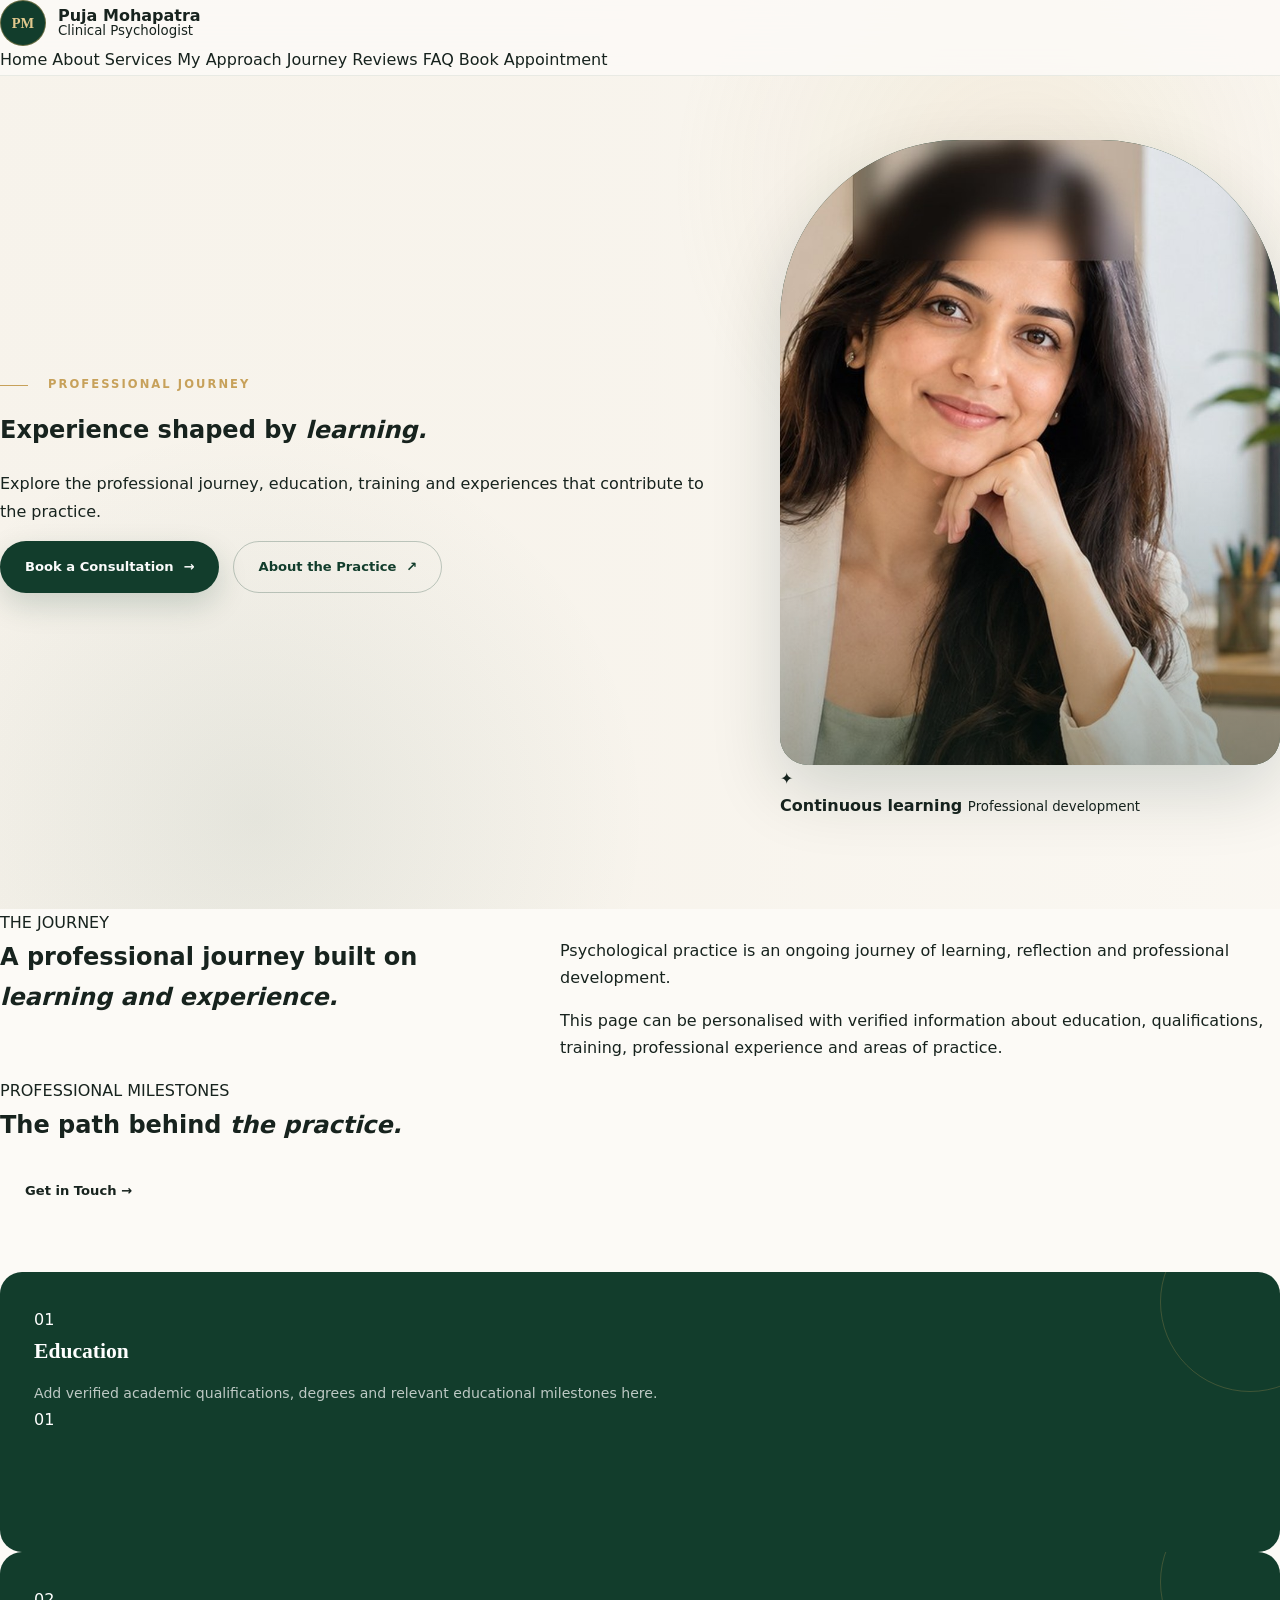
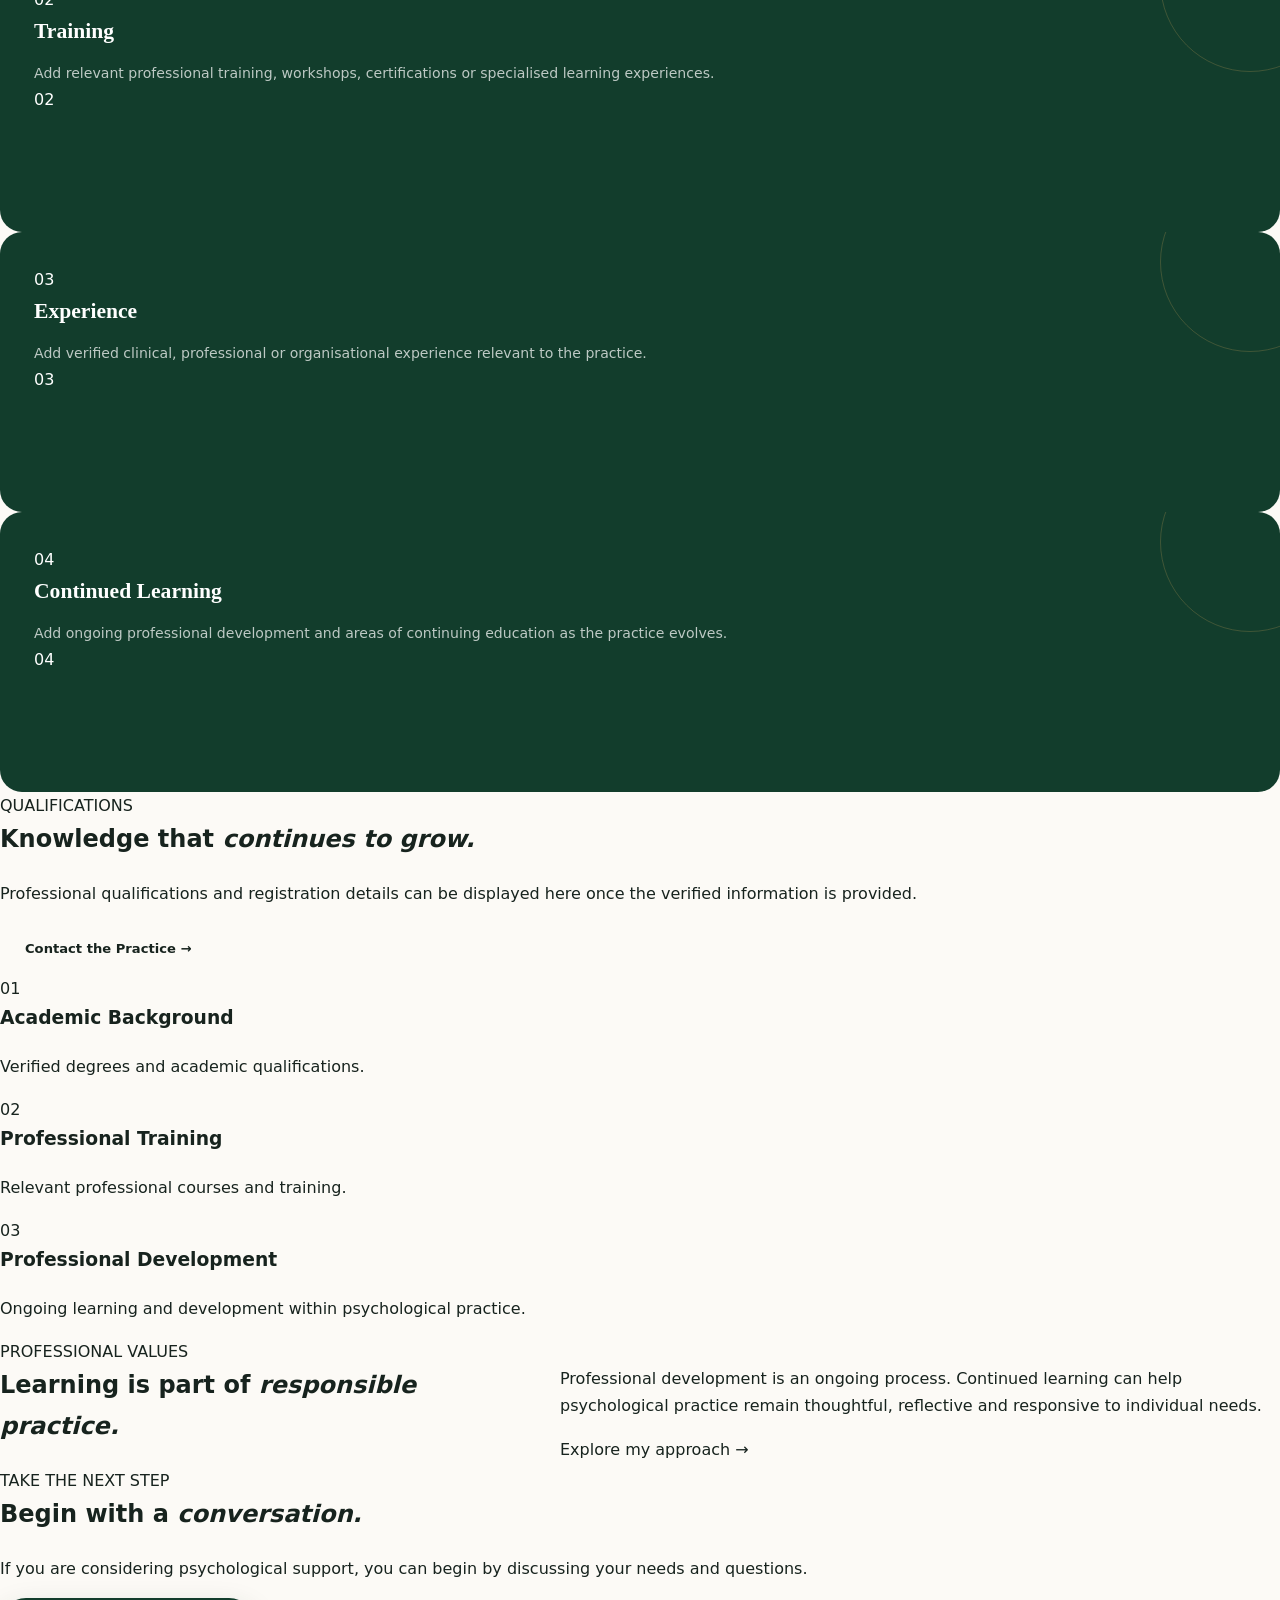
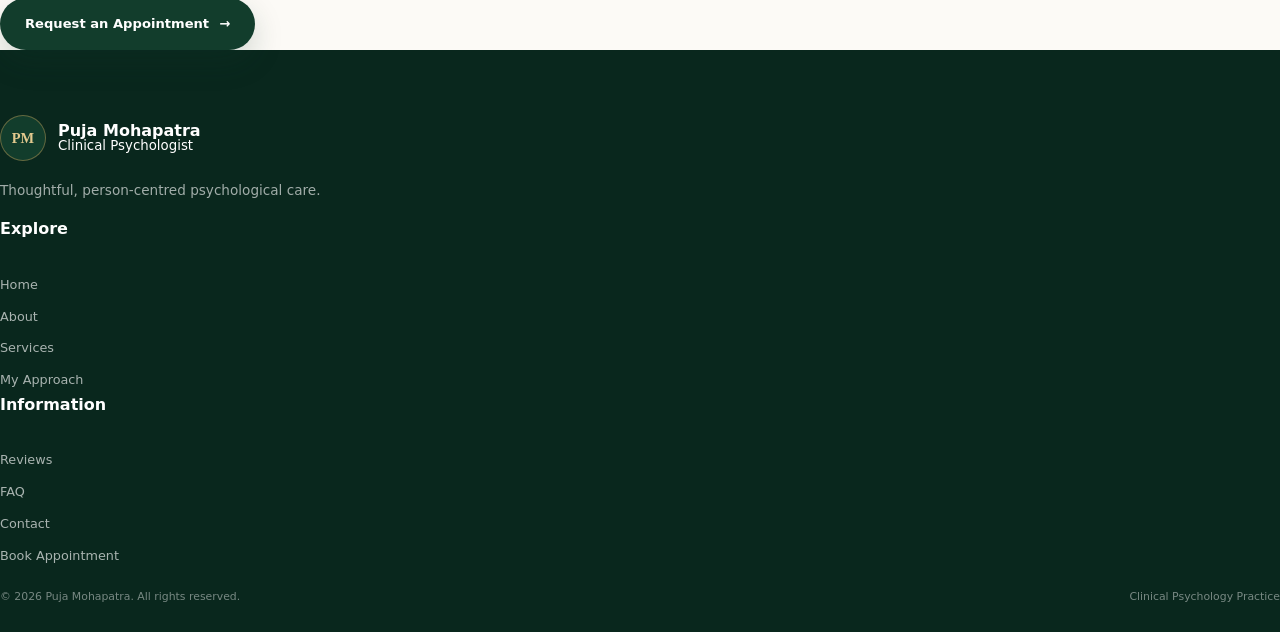
<file: journey.html>
<!DOCTYPE html>
<html lang="en">
<head>
  <meta charset="UTF-8">
  <meta name="viewport" content="width=device-width, initial-scale=1.0">

  <meta name="description" content="Professional journey and experience of Puja Mohapatra — Clinical Psychologist.">

  <title>Journey | Puja Mohapatra — Clinical Psychologist</title>

  <link rel="preconnect" href="https://fonts.googleapis.com">
  <link rel="preconnect" href="https://fonts.gstatic.com" crossorigin>

  <link href="https://fonts.googleapis.com/css2?family=DM+Sans:wght@400;500;600;700&family=Playfair+Display:wght@500;600;700&display=swap" rel="stylesheet">

  <link rel="stylesheet" href="css/style.css">
</head>

<body>

<header class="site-header">

  <div class="nav-container">

    <a href="index.html" class="brand" aria-label="Puja Mohapatra home">

      <span class="brand-mark">
        PM
      </span>

      <span class="brand-text">

        <strong>
          Puja Mohapatra
        </strong>

        <small>
          Clinical Psychologist
        </small>

      </span>

    </a>


    <nav class="desktop-nav" aria-label="Main navigation">

      <a href="index.html">
        Home
      </a>

      <a href="about.html">
        About
      </a>

      <a href="services.html">
        Services
      </a>

      <a href="approach.html">
        My Approach
      </a>

      <a href="journey.html" class="active">
        Journey
      </a>

      <a href="reviews.html">
        Reviews
      </a>

      <a href="faq.html">
        FAQ
      </a>

      <a href="contact.html" class="nav-cta">
        Book Appointment
      </a>

    </nav>


    <button
      class="menu-toggle"
      type="button"
      aria-label="Open menu"
      aria-expanded="false"
    >

      <span></span>
      <span></span>
      <span></span>

    </button>

  </div>


  <div class="mobile-nav" aria-hidden="true">

    <a href="index.html">
      Home
    </a>

    <a href="about.html">
      About
    </a>

    <a href="services.html">
      Services
    </a>

    <a href="approach.html">
      My Approach
    </a>

    <a href="journey.html">
      Journey
    </a>

    <a href="reviews.html">
      Reviews
    </a>

    <a href="faq.html">
      FAQ
    </a>

    <a href="contact.html" class="mobile-cta">
      Book an Appointment →
    </a>

  </div>

</header>


<main>

  <!-- HERO -->

  <section class="hero">

    <div class="hero-background" aria-hidden="true"></div>


    <div class="hero-content">

      <div class="eyebrow">

        <span></span>

        PROFESSIONAL JOURNEY

      </div>


      <h1>

        Experience shaped by
        <em>learning.</em>

      </h1>


      <p class="hero-description">

        Explore the professional journey, education, training and experiences
        that contribute to the practice.

      </p>


      <div class="hero-actions">

        <a href="contact.html" class="btn btn-primary">

          Book a Consultation

          <span>
            →
          </span>

        </a>


        <a href="about.html" class="btn btn-outline">

          About the Practice

          <span>
            ↗
          </span>

        </a>

      </div>

    </div>


    <div class="hero-visual">

      <div class="hero-image-frame">

        <img
          src="assets/hero.jpg"
          alt="Puja Mohapatra, Clinical Psychologist"
          onerror="this.style.display='none'; this.parentElement.classList.add('image-placeholder');"
        >

        <div class="image-placeholder-content">

          <span>
            PM
          </span>

          <small>
            Professional Portrait
          </small>

        </div>

      </div>


      <div class="floating-card">

        <span class="floating-icon">
          ✦
        </span>

        <div>

          <strong>
            Continuous learning
          </strong>

          <small>
            Professional development
          </small>

        </div>

      </div>

    </div>

  </section>


  <!-- INTRODUCTION -->

  <section class="intro-section">

    <div class="section-label">
      THE JOURNEY
    </div>


    <div class="intro-grid">

      <div>

        <h2>

          A professional journey built on
          <em>learning and experience.</em>

        </h2>

      </div>


      <div>

        <p>

          Psychological practice is an ongoing journey of learning,
          reflection and professional development.

        </p>


        <p>

          This page can be personalised with verified information about
          education, qualifications, training, professional experience and
          areas of practice.

        </p>

      </div>

    </div>

  </section>


  <!-- PROFESSIONAL TIMELINE -->

  <section class="services-preview">

    <div class="section-heading">

      <div>

        <span class="section-kicker">
          PROFESSIONAL MILESTONES
        </span>

        <h2>

          The path behind
          <em>the practice.</em>

        </h2>

      </div>


      <a href="contact.html" class="btn btn-dark">

        Get in Touch →

      </a>

    </div>


    <div class="service-grid">


      <article class="service-card">

        <span class="service-number">
          01
        </span>


        <h3>
          Education
        </h3>


        <p>

          Add verified academic qualifications, degrees and relevant
          educational milestones here.

        </p>


        <span class="card-arrow">
          01
        </span>

      </article>


      <article class="service-card">

        <span class="service-number">
          02
        </span>


        <h3>
          Training
        </h3>


        <p>

          Add relevant professional training, workshops, certifications
          or specialised learning experiences.

        </p>


        <span class="card-arrow">
          02
        </span>

      </article>


      <article class="service-card">

        <span class="service-number">
          03
        </span>


        <h3>
          Experience
        </h3>


        <p>

          Add verified clinical, professional or organisational experience
          relevant to the practice.

        </p>


        <span class="card-arrow">
          03
        </span>

      </article>


      <article class="service-card">

        <span class="service-number">
          04
        </span>


        <h3>
          Continued Learning
        </h3>


        <p>

          Add ongoing professional development and areas of continuing
          education as the practice evolves.

        </p>


        <span class="card-arrow">
          04
        </span>

      </article>

    </div>

  </section>


  <!-- QUALIFICATIONS -->

  <section class="approach-preview">

    <div class="approach-inner">


      <div class="approach-copy">

        <span class="section-kicker">
          QUALIFICATIONS
        </span>


        <h2>

          Knowledge that
          <em>continues to grow.</em>

        </h2>


        <p>

          Professional qualifications and registration details can be
          displayed here once the verified information is provided.

        </p>


        <a href="contact.html" class="btn btn-light">

          Contact the Practice →

        </a>

      </div>


      <div class="approach-points">


        <div class="approach-point">

          <span>
            01
          </span>

          <div>

            <h3>
              Academic Background
            </h3>

            <p>
              Verified degrees and academic qualifications.
            </p>

          </div>

        </div>


        <div class="approach-point">

          <span>
            02
          </span>

          <div>

            <h3>
              Professional Training
            </h3>

            <p>
              Relevant professional courses and training.
            </p>

          </div>

        </div>


        <div class="approach-point">

          <span>
            03
          </span>

          <div>

            <h3>
              Professional Development
            </h3>

            <p>
              Ongoing learning and development within psychological practice.
            </p>

          </div>

        </div>

      </div>

    </div>

  </section>


  <!-- PERSONAL STATEMENT -->

  <section class="intro-section">

    <div class="section-label">
      PROFESSIONAL VALUES
    </div>


    <div class="intro-grid">

      <div>

        <h2>

          Learning is part of
          <em>responsible practice.</em>

        </h2>

      </div>


      <div>

        <p>

          Professional development is an ongoing process. Continued
          learning can help psychological practice remain thoughtful,
          reflective and responsive to individual needs.

        </p>


        <a href="approach.html" class="text-link">

          Explore my approach

          <span>
            →
          </span>

        </a>

      </div>

    </div>

  </section>


  <!-- CTA -->

  <section class="final-cta">

    <div class="cta-content">

      <span class="section-kicker">
        TAKE THE NEXT STEP
      </span>


      <h2>

        Begin with a
        <em>conversation.</em>

      </h2>


      <p>

        If you are considering psychological support, you can begin by
        discussing your needs and questions.

      </p>


      <a href="contact.html" class="btn btn-primary btn-large">

        Request an Appointment

        <span>
          →
        </span>

      </a>

    </div>

  </section>

</main>


<footer class="site-footer">

  <div class="footer-main">


    <div class="footer-brand">

      <div class="brand">

        <span class="brand-mark">
          PM
        </span>

        <span class="brand-text">

          <strong>
            Puja Mohapatra
          </strong>

          <small>
            Clinical Psychologist
          </small>

        </span>

      </div>


      <p>
        Thoughtful, person-centred psychological care.
      </p>

    </div>


    <div class="footer-links">

      <h4>
        Explore
      </h4>

      <a href="index.html">
        Home
      </a>

      <a href="about.html">
        About
      </a>

      <a href="services.html">
        Services
      </a>

      <a href="approach.html">
        My Approach
      </a>

    </div>


    <div class="footer-links">

      <h4>
        Information
      </h4>

      <a href="reviews.html">
        Reviews
      </a>

      <a href="faq.html">
        FAQ
      </a>

      <a href="contact.html">
        Contact
      </a>

      <a href="contact.html">
        Book Appointment
      </a>

    </div>

  </div>


  <div class="footer-bottom">

    <span>
      © 2026 Puja Mohapatra. All rights reserved.
    </span>

    <span>
      Clinical Psychology Practice
    </span>

  </div>

</footer>


<script src="js/script.js"></script>

</body>
            </html>
</file>
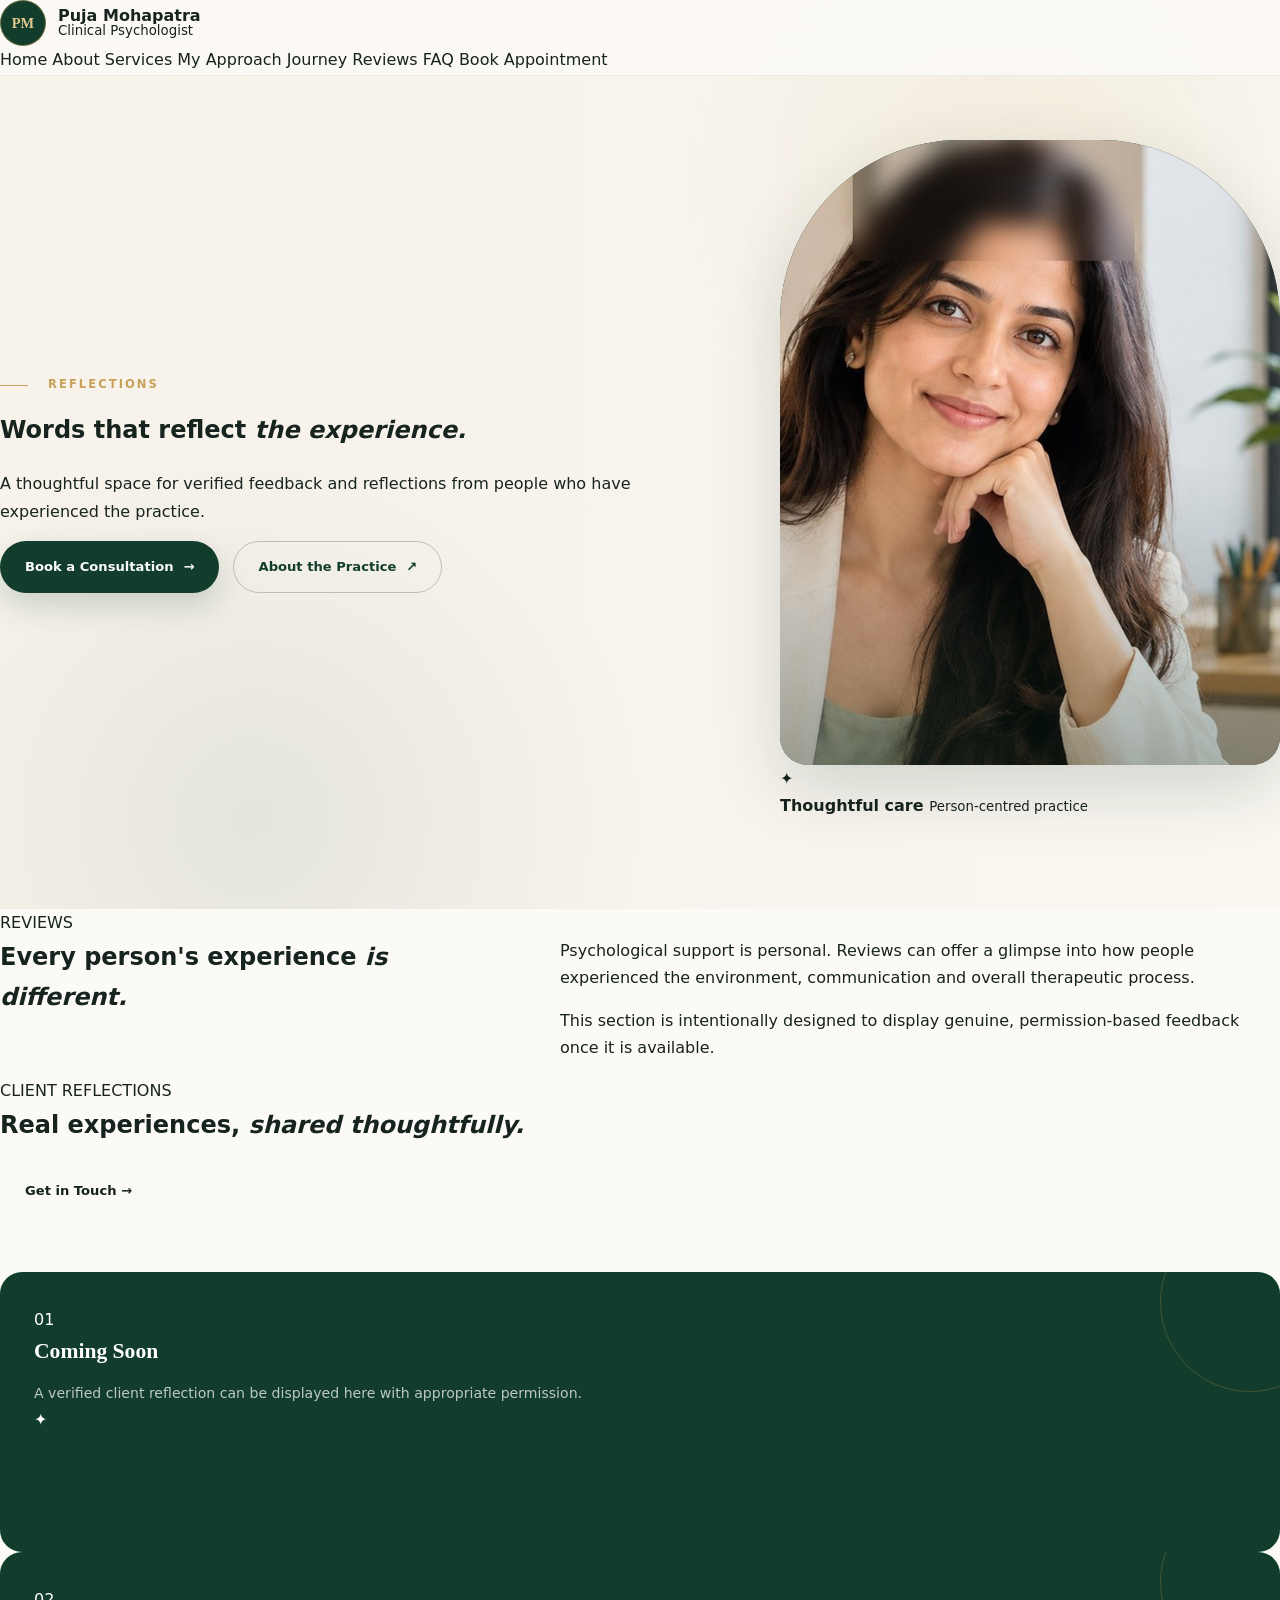
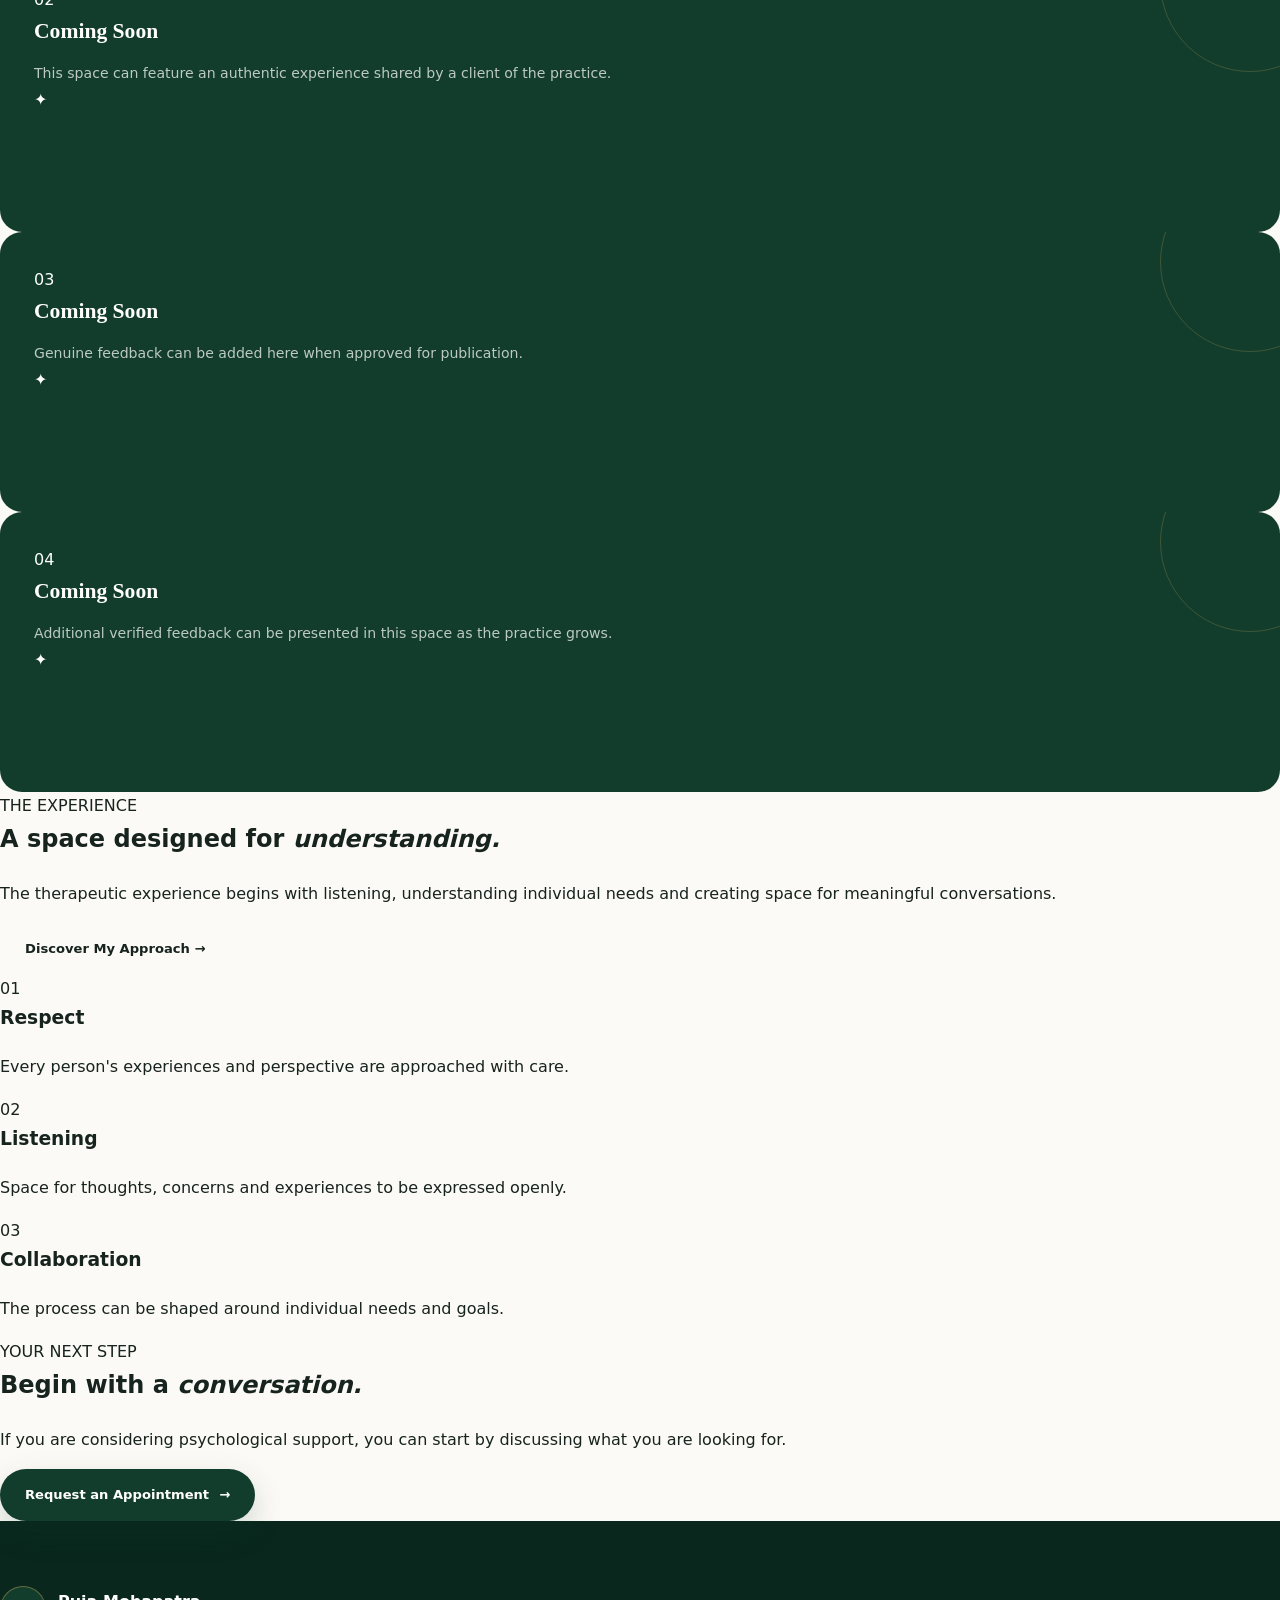
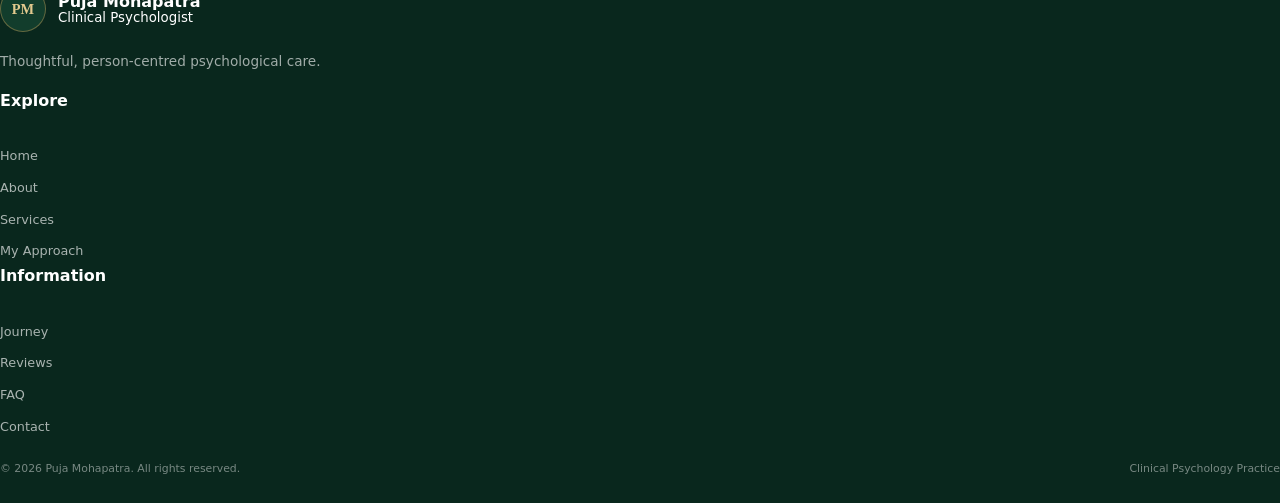
<file: reviews.html>
<!DOCTYPE html>
<html lang="en">
<head>
  <meta charset="UTF-8">
  <meta name="viewport" content="width=device-width, initial-scale=1.0">

  <meta name="description" content="Reviews and reflections for Puja Mohapatra — Clinical Psychologist.">

  <title>Reviews | Puja Mohapatra — Clinical Psychologist</title>

  <link rel="preconnect" href="https://fonts.googleapis.com">
  <link rel="preconnect" href="https://fonts.gstatic.com" crossorigin>

  <link href="https://fonts.googleapis.com/css2?family=DM+Sans:wght@400;500;600;700&family=Playfair+Display:wght@500;600;700&display=swap" rel="stylesheet">

  <link rel="stylesheet" href="css/style.css">
</head>

<body>

<header class="site-header">

  <div class="nav-container">

    <a href="index.html" class="brand" aria-label="Puja Mohapatra home">

      <span class="brand-mark">PM</span>

      <span class="brand-text">
        <strong>Puja Mohapatra</strong>
        <small>Clinical Psychologist</small>
      </span>

    </a>


    <nav class="desktop-nav" aria-label="Main navigation">

      <a href="index.html">Home</a>
      <a href="about.html">About</a>
      <a href="services.html">Services</a>
      <a href="approach.html">My Approach</a>
      <a href="journey.html">Journey</a>
      <a href="reviews.html" class="active">Reviews</a>
      <a href="faq.html">FAQ</a>

      <a href="contact.html" class="nav-cta">
        Book Appointment
      </a>

    </nav>


    <button
      class="menu-toggle"
      type="button"
      aria-label="Open menu"
      aria-expanded="false"
    >
      <span></span>
      <span></span>
      <span></span>
    </button>

  </div>


  <div class="mobile-nav" aria-hidden="true">

    <a href="index.html">Home</a>
    <a href="about.html">About</a>
    <a href="services.html">Services</a>
    <a href="approach.html">My Approach</a>
    <a href="journey.html">Journey</a>
    <a href="reviews.html">Reviews</a>
    <a href="faq.html">FAQ</a>

    <a href="contact.html" class="mobile-cta">
      Book an Appointment →
    </a>

  </div>

</header>


<main>

  <!-- HERO -->

  <section class="hero">

    <div class="hero-background" aria-hidden="true"></div>

    <div class="hero-content">

      <div class="eyebrow">
        <span></span>
        REFLECTIONS
      </div>

      <h1>
        Words that reflect
        <em>the experience.</em>
      </h1>

      <p class="hero-description">
        A thoughtful space for verified feedback and reflections
        from people who have experienced the practice.
      </p>

      <div class="hero-actions">

        <a href="contact.html" class="btn btn-primary">
          Book a Consultation
          <span>→</span>
        </a>

        <a href="about.html" class="btn btn-outline">
          About the Practice
          <span>↗</span>
        </a>

      </div>

    </div>


    <div class="hero-visual">

      <div class="hero-image-frame">

        <img
          src="assets/hero.jpg"
          alt="Puja Mohapatra, Clinical Psychologist"
          onerror="this.style.display='none'; this.parentElement.classList.add('image-placeholder');"
        >

        <div class="image-placeholder-content">

          <span>PM</span>

          <small>
            Professional Portrait
          </small>

        </div>

      </div>


      <div class="floating-card">

        <span class="floating-icon">
          ✦
        </span>

        <div>

          <strong>
            Thoughtful care
          </strong>

          <small>
            Person-centred practice
          </small>

        </div>

      </div>

    </div>

  </section>


  <!-- INTRO -->

  <section class="intro-section">

    <div class="section-label">
      REVIEWS
    </div>


    <div class="intro-grid">

      <div>

        <h2>
          Every person's experience
          <em>is different.</em>
        </h2>

      </div>


      <div>

        <p>
          Psychological support is personal. Reviews can offer a glimpse
          into how people experienced the environment, communication and
          overall therapeutic process.
        </p>

        <p>
          This section is intentionally designed to display genuine,
          permission-based feedback once it is available.
        </p>

      </div>

    </div>

  </section>


  <!-- REVIEW PLACEHOLDERS -->

  <section class="services-preview">

    <div class="section-heading">

      <div>

        <span class="section-kicker">
          CLIENT REFLECTIONS
        </span>

        <h2>
          Real experiences,
          <em>shared thoughtfully.</em>
        </h2>

      </div>

      <a href="contact.html" class="btn btn-dark">
        Get in Touch →
      </a>

    </div>


    <div class="service-grid">


      <article class="service-card">

        <span class="service-number">
          01
        </span>

        <h3>
          Coming Soon
        </h3>

        <p>
          A verified client reflection can be displayed here
          with appropriate permission.
        </p>

        <span class="card-arrow">
          ✦
        </span>

      </article>


      <article class="service-card">

        <span class="service-number">
          02
        </span>

        <h3>
          Coming Soon
        </h3>

        <p>
          This space can feature an authentic experience shared
          by a client of the practice.
        </p>

        <span class="card-arrow">
          ✦
        </span>

      </article>


      <article class="service-card">

        <span class="service-number">
          03
        </span>

        <h3>
          Coming Soon
        </h3>

        <p>
          Genuine feedback can be added here when approved
          for publication.
        </p>

        <span class="card-arrow">
          ✦
        </span>

      </article>


      <article class="service-card">

        <span class="service-number">
          04
        </span>

        <h3>
          Coming Soon
        </h3>

        <p>
          Additional verified feedback can be presented in
          this space as the practice grows.
        </p>

        <span class="card-arrow">
          ✦
        </span>

      </article>

    </div>

  </section>


  <!-- APPROACH -->

  <section class="approach-preview">

    <div class="approach-inner">


      <div class="approach-copy">

        <span class="section-kicker">
          THE EXPERIENCE
        </span>

        <h2>
          A space designed for
          <em>understanding.</em>
        </h2>

        <p>
          The therapeutic experience begins with listening,
          understanding individual needs and creating space for
          meaningful conversations.
        </p>

        <a href="approach.html" class="btn btn-light">
          Discover My Approach →
        </a>

      </div>


      <div class="approach-points">


        <div class="approach-point">

          <span>01</span>

          <div>

            <h3>
              Respect
            </h3>

            <p>
              Every person's experiences and perspective are
              approached with care.
            </p>

          </div>

        </div>


        <div class="approach-point">

          <span>02</span>

          <div>

            <h3>
              Listening
            </h3>

            <p>
              Space for thoughts, concerns and experiences
              to be expressed openly.
            </p>

          </div>

        </div>


        <div class="approach-point">

          <span>03</span>

          <div>

            <h3>
              Collaboration
            </h3>

            <p>
              The process can be shaped around individual
              needs and goals.
            </p>

          </div>

        </div>

      </div>

    </div>

  </section>


  <!-- CTA -->

  <section class="final-cta">

    <div class="cta-content">

      <span class="section-kicker">
        YOUR NEXT STEP
      </span>

      <h2>
        Begin with a
        <em>conversation.</em>
      </h2>

      <p>
        If you are considering psychological support,
        you can start by discussing what you are looking for.
      </p>

      <a href="contact.html" class="btn btn-primary btn-large">
        Request an Appointment
        <span>→</span>
      </a>

    </div>

  </section>

</main>


<footer class="site-footer">

  <div class="footer-main">


    <div class="footer-brand">

      <div class="brand">

        <span class="brand-mark">
          PM
        </span>

        <span class="brand-text">

          <strong>
            Puja Mohapatra
          </strong>

          <small>
            Clinical Psychologist
          </small>

        </span>

      </div>

      <p>
        Thoughtful, person-centred psychological care.
      </p>

    </div>


    <div class="footer-links">

      <h4>
        Explore
      </h4>

      <a href="index.html">Home</a>
      <a href="about.html">About</a>
      <a href="services.html">Services</a>
      <a href="approach.html">My Approach</a>

    </div>


    <div class="footer-links">

      <h4>
        Information
      </h4>

      <a href="journey.html">Journey</a>
      <a href="reviews.html">Reviews</a>
      <a href="faq.html">FAQ</a>
      <a href="contact.html">Contact</a>

    </div>

  </div>


  <div class="footer-bottom">

    <span>
      © 2026 Puja Mohapatra. All rights reserved.
    </span>

    <span>
      Clinical Psychology Practice
    </span>

  </div>

</footer>


<script src="js/script.js"></script>

</body>
</html>
</file>
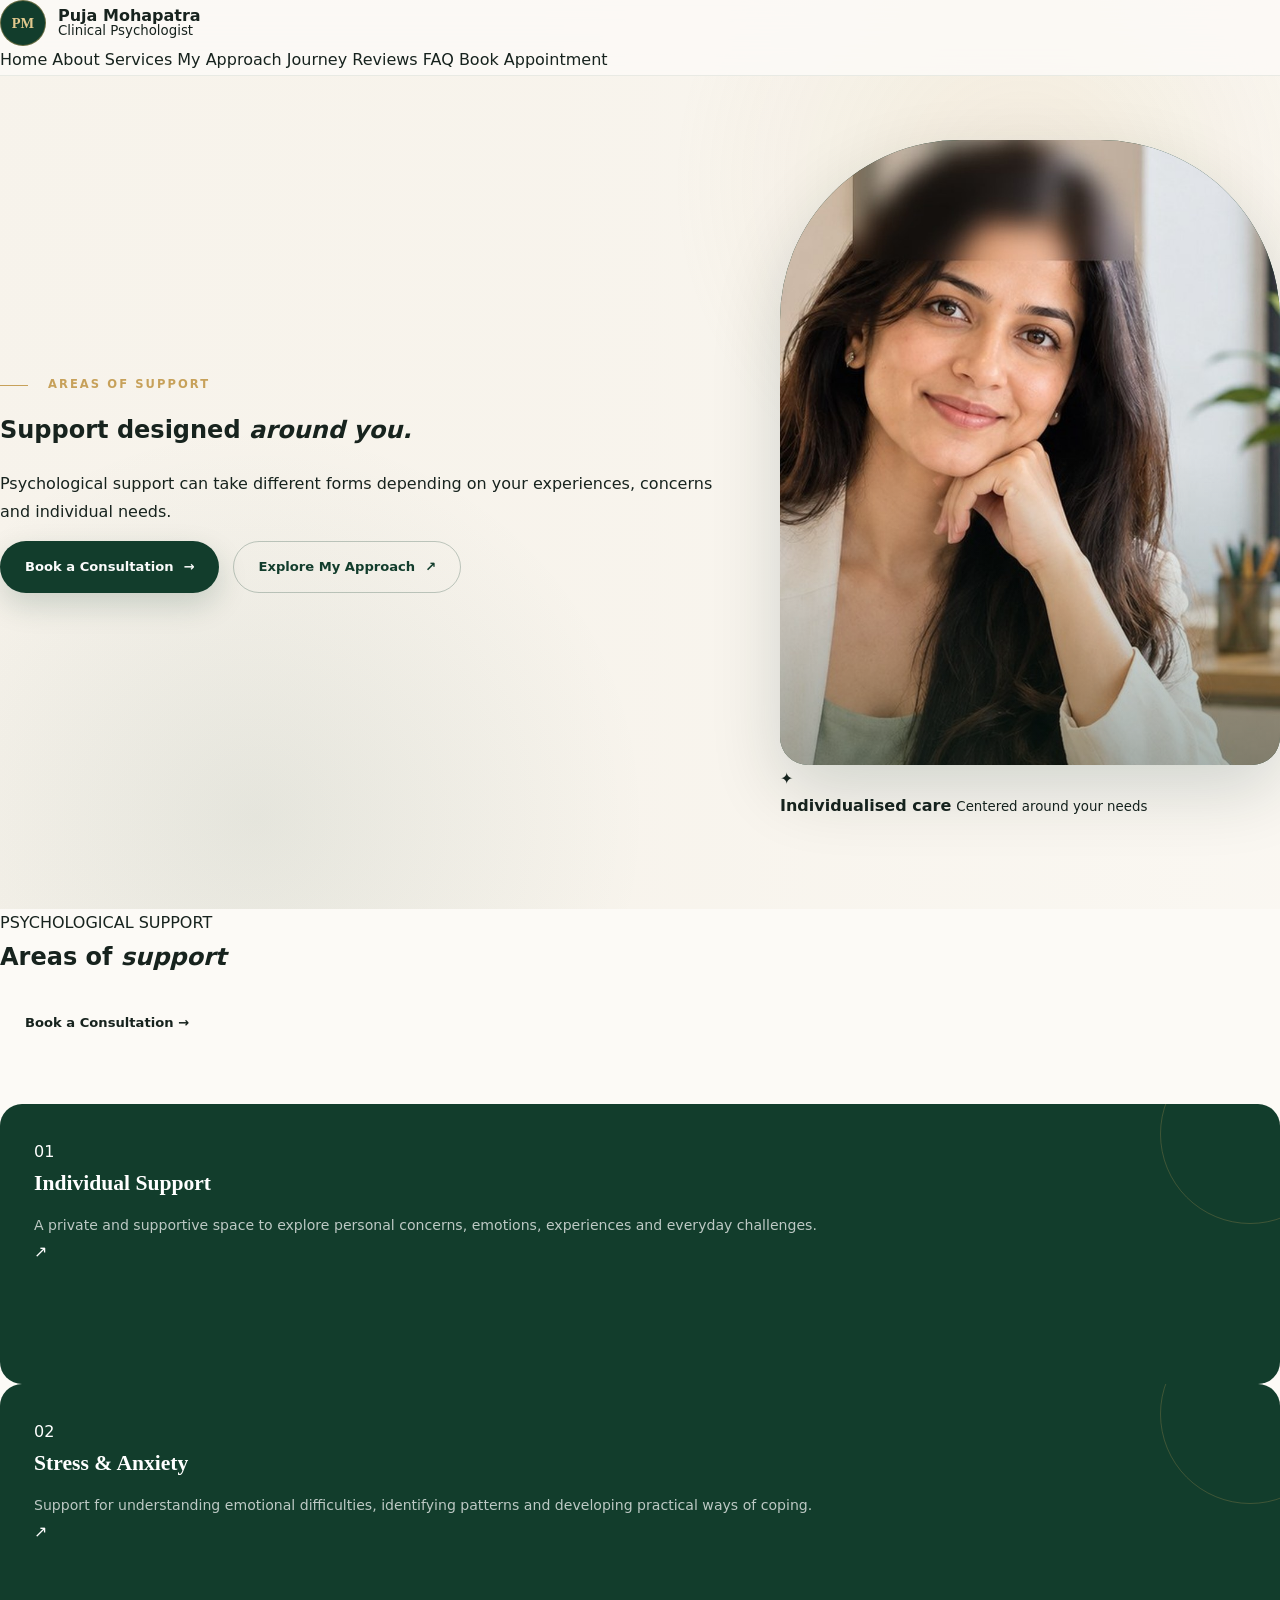
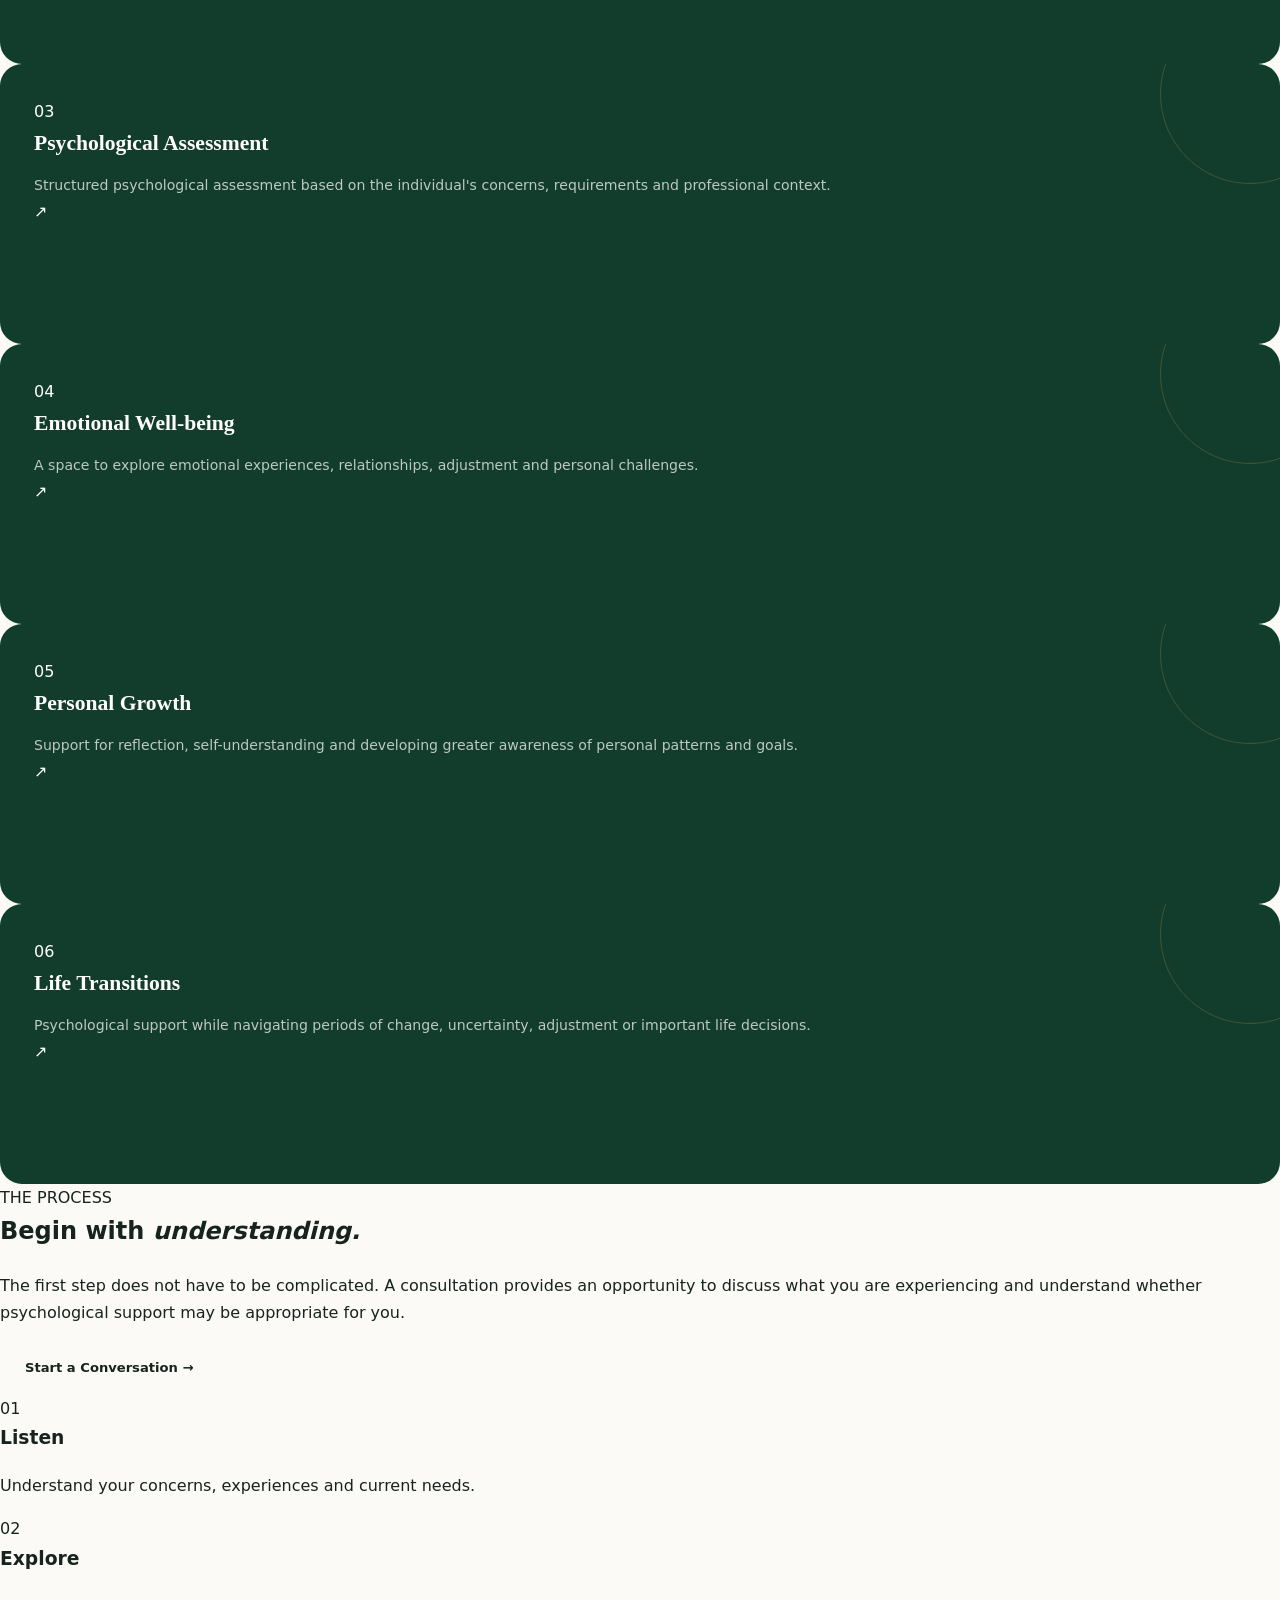
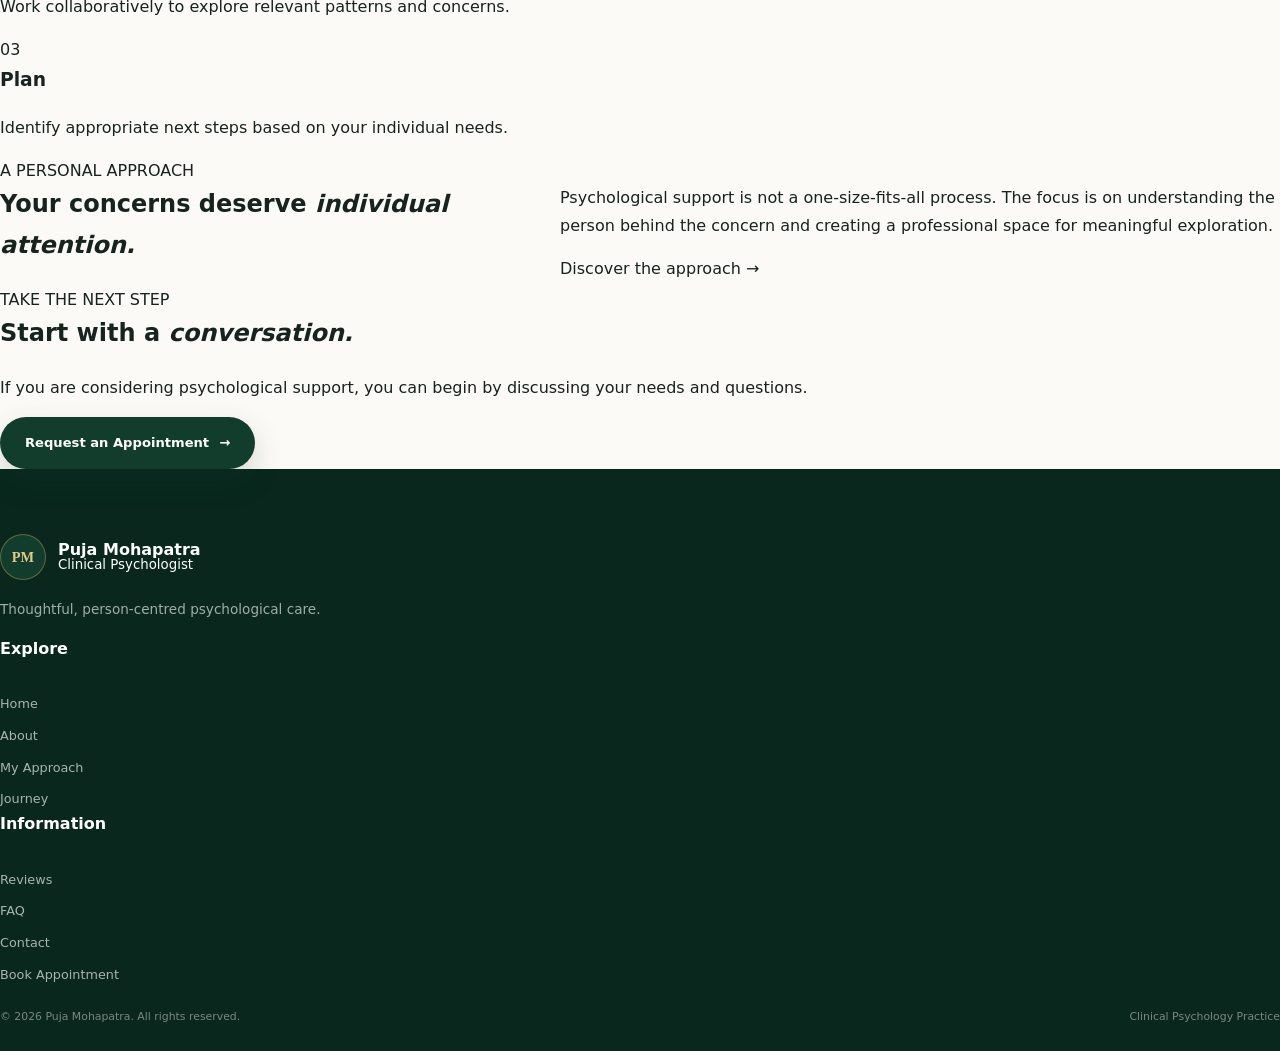
<file: services.html>
<!DOCTYPE html>
<html lang="en">
<head>
  <meta charset="UTF-8">
  <meta name="viewport" content="width=device-width, initial-scale=1.0">

  <meta name="description" content="Psychological services offered by Puja Mohapatra — Clinical Psychologist.">

  <title>Services | Puja Mohapatra — Clinical Psychologist</title>

  <link rel="preconnect" href="https://fonts.googleapis.com">
  <link rel="preconnect" href="https://fonts.gstatic.com" crossorigin>

  <link href="https://fonts.googleapis.com/css2?family=DM+Sans:wght@400;500;600;700&family=Playfair+Display:wght@500;600;700&display=swap" rel="stylesheet">

  <link rel="stylesheet" href="css/style.css">
</head>

<body>

<header class="site-header">

  <div class="nav-container">

    <a href="index.html" class="brand" aria-label="Puja Mohapatra home">
      <span class="brand-mark">PM</span>

      <span class="brand-text">
        <strong>Puja Mohapatra</strong>
        <small>Clinical Psychologist</small>
      </span>
    </a>

    <nav class="desktop-nav" aria-label="Main navigation">

      <a href="index.html">Home</a>
      <a href="about.html">About</a>
      <a href="services.html" class="active">Services</a>
      <a href="approach.html">My Approach</a>
      <a href="journey.html">Journey</a>
      <a href="reviews.html">Reviews</a>
      <a href="faq.html">FAQ</a>

      <a href="contact.html" class="nav-cta">
        Book Appointment
      </a>

    </nav>

    <button
      class="menu-toggle"
      type="button"
      aria-label="Open menu"
      aria-expanded="false"
    >
      <span></span>
      <span></span>
      <span></span>
    </button>

  </div>

  <div class="mobile-nav" aria-hidden="true">

    <a href="index.html">Home</a>
    <a href="about.html">About</a>
    <a href="services.html">Services</a>
    <a href="approach.html">My Approach</a>
    <a href="journey.html">Journey</a>
    <a href="reviews.html">Reviews</a>
    <a href="faq.html">FAQ</a>

    <a href="contact.html" class="mobile-cta">
      Book an Appointment →
    </a>

  </div>

</header>


<main>

  <!-- PAGE HERO -->

  <section class="hero">

    <div class="hero-background" aria-hidden="true"></div>

    <div class="hero-content">

      <div class="eyebrow">
        <span></span>
        AREAS OF SUPPORT
      </div>

      <h1>
        Support designed
        <em>around you.</em>
      </h1>

      <p class="hero-description">
        Psychological support can take different forms depending on your
        experiences, concerns and individual needs.
      </p>

      <div class="hero-actions">

        <a href="contact.html" class="btn btn-primary">
          Book a Consultation <span>→</span>
        </a>

        <a href="approach.html" class="btn btn-outline">
          Explore My Approach <span>↗</span>
        </a>

      </div>

    </div>


    <div class="hero-visual">

      <div class="hero-image-frame">

        <img
          src="assets/hero.jpg"
          alt="Puja Mohapatra, Clinical Psychologist"
          onerror="this.style.display='none'; this.parentElement.classList.add('image-placeholder');"
        >

        <div class="image-placeholder-content">
          <span>PM</span>
          <small>Professional Portrait</small>
        </div>

      </div>

      <div class="floating-card">

        <span class="floating-icon">✦</span>

        <div>
          <strong>Individualised care</strong>
          <small>Centered around your needs</small>
        </div>

      </div>

    </div>

  </section>


  <!-- SERVICES -->

  <section class="services-preview">

    <div class="section-heading">

      <div>

        <span class="section-kicker">
          PSYCHOLOGICAL SUPPORT
        </span>

        <h2>
          Areas of <em>support</em>
        </h2>

      </div>

      <a href="contact.html" class="btn btn-dark">
        Book a Consultation →
      </a>

    </div>


    <div class="service-grid">

      <article class="service-card">

        <span class="service-number">
          01
        </span>

        <h3>
          Individual Support
        </h3>

        <p>
          A private and supportive space to explore personal concerns,
          emotions, experiences and everyday challenges.
        </p>

        <span class="card-arrow">
          ↗
        </span>

      </article>


      <article class="service-card">

        <span class="service-number">
          02
        </span>

        <h3>
          Stress & Anxiety
        </h3>

        <p>
          Support for understanding emotional difficulties, identifying
          patterns and developing practical ways of coping.
        </p>

        <span class="card-arrow">
          ↗
        </span>

      </article>


      <article class="service-card">

        <span class="service-number">
          03
        </span>

        <h3>
          Psychological Assessment
        </h3>

        <p>
          Structured psychological assessment based on the individual's
          concerns, requirements and professional context.
        </p>

        <span class="card-arrow">
          ↗
        </span>

      </article>


      <article class="service-card">

        <span class="service-number">
          04
        </span>

        <h3>
          Emotional Well-being
        </h3>

        <p>
          A space to explore emotional experiences, relationships,
          adjustment and personal challenges.
        </p>

        <span class="card-arrow">
          ↗
        </span>

      </article>


      <article class="service-card">

        <span class="service-number">
          05
        </span>

        <h3>
          Personal Growth
        </h3>

        <p>
          Support for reflection, self-understanding and developing greater
          awareness of personal patterns and goals.
        </p>

        <span class="card-arrow">
          ↗
        </span>

      </article>


      <article class="service-card">

        <span class="service-number">
          06
        </span>

        <h3>
          Life Transitions
        </h3>

        <p>
          Psychological support while navigating periods of change,
          uncertainty, adjustment or important life decisions.
        </p>

        <span class="card-arrow">
          ↗
        </span>

      </article>

    </div>

  </section>


  <!-- HOW SUPPORT WORKS -->

  <section class="approach-preview">

    <div class="approach-inner">

      <div class="approach-copy">

        <span class="section-kicker">
          THE PROCESS
        </span>

        <h2>
          Begin with
          <em>understanding.</em>
        </h2>

        <p>
          The first step does not have to be complicated. A consultation
          provides an opportunity to discuss what you are experiencing and
          understand whether psychological support may be appropriate for you.
        </p>

        <a href="contact.html" class="btn btn-light">
          Start a Conversation →
        </a>

      </div>


      <div class="approach-points">

        <div class="approach-point">

          <span>01</span>

          <div>

            <h3>
              Listen
            </h3>

            <p>
              Understand your concerns, experiences and current needs.
            </p>

          </div>

        </div>


        <div class="approach-point">

          <span>02</span>

          <div>

            <h3>
              Explore
            </h3>

            <p>
              Work collaboratively to explore relevant patterns and concerns.
            </p>

          </div>

        </div>


        <div class="approach-point">

          <span>03</span>

          <div>

            <h3>
              Plan
            </h3>

            <p>
              Identify appropriate next steps based on your individual needs.
            </p>

          </div>

        </div>

      </div>

    </div>

  </section>


  <!-- NOTE -->

  <section class="intro-section">

    <div class="section-label">
      A PERSONAL APPROACH
    </div>

    <div class="intro-grid">

      <div>

        <h2>
          Your concerns deserve
          <em>individual attention.</em>
        </h2>

      </div>

      <div>

        <p>
          Psychological support is not a one-size-fits-all process. The focus
          is on understanding the person behind the concern and creating a
          professional space for meaningful exploration.
        </p>

        <a href="approach.html" class="text-link">
          Discover the approach <span>→</span>
        </a>

      </div>

    </div>

  </section>


  <!-- CTA -->

  <section class="final-cta">

    <div class="cta-content">

      <span class="section-kicker">
        TAKE THE NEXT STEP
      </span>

      <h2>
        Start with a
        <em>conversation.</em>
      </h2>

      <p>
        If you are considering psychological support, you can begin by
        discussing your needs and questions.
      </p>

      <a href="contact.html" class="btn btn-primary btn-large">
        Request an Appointment <span>→</span>
      </a>

    </div>

  </section>

</main>


<footer class="site-footer">

  <div class="footer-main">

    <div class="footer-brand">

      <div class="brand">

        <span class="brand-mark">
          PM
        </span>

        <span class="brand-text">

          <strong>
            Puja Mohapatra
          </strong>

          <small>
            Clinical Psychologist
          </small>

        </span>

      </div>

      <p>
        Thoughtful, person-centred psychological care.
      </p>

    </div>


    <div class="footer-links">

      <h4>
        Explore
      </h4>

      <a href="index.html">
        Home
      </a>

      <a href="about.html">
        About
      </a>

      <a href="approach.html">
        My Approach
      </a>

      <a href="journey.html">
        Journey
      </a>

    </div>


    <div class="footer-links">

      <h4>
        Information
      </h4>

      <a href="reviews.html">
        Reviews
      </a>

      <a href="faq.html">
        FAQ
      </a>

      <a href="contact.html">
        Contact
      </a>

      <a href="contact.html">
        Book Appointment
      </a>

    </div>

  </div>


  <div class="footer-bottom">

    <span>
      © 2026 Puja Mohapatra. All rights reserved.
    </span>

    <span>
      Clinical Psychology Practice
    </span>

  </div>

</footer>


<script src="js/script.js"></script>

</body>
    </html>
</file>
<file: css/style.css>
/* =========================================================
   PUJA MOHAPATRA — CLINICAL PSYCHOLOGY
   PREMIUM RESPONSIVE STYLESHEET
   ========================================================= */

:root {
  --green: #123d2c;
  --green-dark: #09271d;
  --green-soft: #1d5841;
  --cream: #f7f3eb;
  --cream-light: #fcfaf6;
  --white: #ffffff;
  --gold: #c7a15a;
  --gold-light: #e2c98e;
  --text: #17231e;
  --muted: #66716b;
  --border: rgba(18, 61, 44, 0.12);
  --shadow: 0 18px 50px rgba(9, 39, 29, 0.10);
  --shadow-heavy: 0 25px 70px rgba(9, 39, 29, 0.16);
  --radius: 22px;
  --radius-small: 14px;
  --container: 1180px;
  --header-height: 76px;
  --transition: 0.35s ease;
}

*, *::before, *::after { box-sizing: border-box; }
html { scroll-behavior: smooth; scroll-padding-top: 90px; }
body {
  margin: 0;
  background: var(--cream-light);
  color: var(--text);
  font-family: "Plus Jakarta Sans", "Inter", system-ui, -apple-system, BlinkMacSystemFont, "Segoe UI", sans-serif;
  line-height: 1.7;
  overflow-x: hidden;
  -webkit-font-smoothing: antialiased;
}
img { display: block; max-width: 100%; height: auto; }
button, input, textarea, select { font: inherit; }
button { cursor: pointer; }
a { color: inherit; text-decoration: none; }
ul, ol { margin: 0; padding: 0; list-style: none; }
p, h1, h2, h3, h4, h5, h6 { margin-top: 0; }
::selection { background: var(--gold); color: var(--white); }

.container {
  width: min(calc(100% - 40px), var(--container));
  margin-inline: auto;
}
.section { position: relative; padding: 110px 0; overflow: hidden; }
.section-light { background: var(--cream-light); }
.section-cream { background: var(--cream); }
.section-green { background: var(--green); color: var(--white); }
.section-heading { max-width: 760px; margin-bottom: 55px; }
.eyebrow {
  display: inline-flex;
  align-items: center;
  gap: 10px;
  margin-bottom: 15px;
  color: var(--gold);
  font-size: .72rem;
  font-weight: 700;
  letter-spacing: .18em;
  text-transform: uppercase;
}
.eyebrow::before { content: ""; width: 28px; height: 1px; background: currentColor; }
.section-title {
  margin-bottom: 18px;
  color: var(--green-dark);
  font-family: "Cinzel", Georgia, serif;
  font-size: clamp(2rem, 4vw, 3.35rem);
  line-height: 1.15;
  font-weight: 700;
  letter-spacing: -.025em;
}
.section-green .section-title { color: var(--white); }
.section-text { max-width: 700px; color: var(--muted); font-size: 1rem; }
.section-green .section-text { color: rgba(255,255,255,.75); }

/* HEADER */
.site-header {
  position: fixed;
  top: 0; left: 0; z-index: 1000;
  width: 100%; height: var(--header-height);
  background: rgba(252,250,246,.88);
  border-bottom: 1px solid rgba(18,61,44,.08);
  backdrop-filter: blur(18px);
  -webkit-backdrop-filter: blur(18px);
  transition: background var(--transition), box-shadow var(--transition), height var(--transition);
}
.site-header.scrolled { background: rgba(252,250,246,.96); box-shadow: 0 10px 35px rgba(9,39,29,.08); }
.header-inner {
  width: min(calc(100% - 40px), var(--container));
  height: 100%; margin-inline: auto;
  display: flex; align-items: center; justify-content: space-between; gap: 25px;
}
.brand { display: inline-flex; align-items: center; gap: 12px; min-width: 0; }
.brand-logo { width: 46px; height: 46px; flex: 0 0 46px; object-fit: contain; border-radius: 50%; }
.brand-mark {
  width: 46px; height: 46px; flex: 0 0 46px;
  display: grid; place-items: center;
  border: 1px solid rgba(199,161,90,.45); border-radius: 50%;
  background: var(--green); color: var(--gold-light);
  font-family: "Cinzel", Georgia, serif; font-size: .9rem; font-weight: 700;
}
.brand-text { display: flex; flex-direction: column; line-height: 1.1; }
.brand-name { color: var(--green-dark); font-family: "Cinzel", Georgia, serif; font-size: .95rem; font-weight: 700; letter-spacing: .02em; }
.brand-role { margin-top: 4px; color: var(--muted); font-size: .58rem; font-weight: 700; letter-spacing: .14em; text-transform: uppercase; }
.main-nav { display: flex; align-items: center; gap: 22px; }
.main-nav a { position: relative; color: var(--text); font-size: .78rem; font-weight: 600; white-space: nowrap; transition: color var(--transition); }
.main-nav a::after { content: ""; position: absolute; left: 0; bottom: -7px; width: 0; height: 1px; background: var(--gold); transition: width var(--transition); }
.main-nav a:hover, .main-nav a.active { color: var(--green); }
.main-nav a:hover::after, .main-nav a.active::after { width: 100%; }
.header-cta {
  display: inline-flex; align-items: center; justify-content: center;
  min-height: 42px; padding: 0 18px;
  border: 1px solid var(--green); border-radius: 999px;
  background: var(--green); color: var(--white) !important;
  font-size: .74rem !important; font-weight: 700 !important;
  transition: transform var(--transition), background var(--transition), box-shadow var(--transition);
}
.header-cta::after { display: none; }
.header-cta:hover { transform: translateY(-2px); background: var(--green-dark); box-shadow: 0 10px 25px rgba(9,39,29,.18); }
.menu-toggle {
  display: none; width: 44px; height: 44px; padding: 0;
  border: 1px solid var(--border); border-radius: 50%; background: var(--white);
}
.menu-toggle span { display: block; width: 18px; height: 2px; margin: 4px auto; background: var(--green); transition: transform var(--transition), opacity var(--transition); }
.menu-toggle.open span:nth-child(1) { transform: translateY(6px) rotate(45deg); }
.menu-toggle.open span:nth-child(2) { opacity: 0; }
.menu-toggle.open span:nth-child(3) { transform: translateY(-6px) rotate(-45deg); }

/* MOBILE NAV */
.mobile-nav {
  position: fixed; top: var(--header-height); left: 20px; right: 20px; z-index: 999;
  padding: 14px; background: rgba(252,250,246,.98);
  border: 1px solid var(--border); border-radius: 20px; box-shadow: var(--shadow-heavy);
  opacity: 0; visibility: hidden; pointer-events: none;
  transform: translateY(-10px);
  transition: opacity var(--transition), visibility var(--transition), transform var(--transition);
}
.mobile-nav.open, .mobile-nav.active { opacity: 1; visibility: visible; pointer-events: auto; transform: translateY(0); }
.mobile-nav a { display: block; padding: 13px 14px; border-radius: 12px; color: var(--text); font-size: .9rem; font-weight: 600; transition: background var(--transition), color var(--transition); }
.mobile-nav a:hover, .mobile-nav a.active { background: rgba(18,61,44,.07); color: var(--green); }
.mobile-nav .mobile-book { margin-top: 8px; background: var(--green); color: var(--white); text-align: center; }

/* BUTTONS */
.btn {
  display: inline-flex; align-items: center; justify-content: center; gap: 10px;
  min-height: 52px; padding: 0 24px; border: 1px solid transparent; border-radius: 999px;
  font-size: .82rem; font-weight: 700;
  transition: transform var(--transition), background var(--transition), color var(--transition), border-color var(--transition), box-shadow var(--transition);
}
.btn:hover { transform: translateY(-3px); }
.btn-primary { background: var(--green); color: var(--white); box-shadow: 0 12px 30px rgba(18,61,44,.18); }
.btn-primary:hover { background: var(--green-dark); box-shadow: 0 16px 35px rgba(18,61,44,.25); }
.btn-outline { border-color: rgba(18,61,44,.25); background: transparent; color: var(--green); }
.btn-outline:hover { border-color: var(--green); background: var(--green); color: var(--white); }
.btn-gold { background: var(--gold); color: var(--white); }
.btn-gold:hover { background: #b28c49; }

/* HERO */
.hero {
  position: relative; min-height: 760px; display: flex; align-items: center;
  padding: 140px 0 90px;
  background: linear-gradient(90deg, rgba(247,243,235,.98) 0%, rgba(247,243,235,.91) 43%, rgba(247,243,235,.40) 100%);
  overflow: hidden;
}
.hero::before {
  content: ""; position: absolute; inset: 0;
  background: radial-gradient(circle at 80% 20%, rgba(199,161,90,.13), transparent 28%), radial-gradient(circle at 20% 90%, rgba(18,61,44,.08), transparent 30%);
  pointer-events: none;
}
.hero-bg { position: absolute; inset: 0; z-index: -1; background-size: cover; background-position: center; opacity: .35; }
.hero-inner { position: relative; z-index: 2; display: grid; grid-template-columns: minmax(0,1.05fr) minmax(360px,.75fr); align-items: center; gap: 70px; }
.hero-content { max-width: 720px; }
.hero-kicker { display: inline-flex; align-items: center; gap: 10px; margin-bottom: 20px; color: var(--gold); font-size: .72rem; font-weight: 800; letter-spacing: .18em; text-transform: uppercase; }
.hero-kicker::before { content: ""; width: 32px; height: 1px; background: var(--gold); }
.hero-title { margin-bottom: 25px; color: var(--green-dark); font-family: "Cinzel", Georgia, serif; font-size: clamp(3rem,6vw,5.8rem); line-height: 1.02; letter-spacing: -.04em; font-weight: 800; }
.hero-title span { color: var(--gold); }
.hero-subtitle { max-width: 650px; margin-bottom: 32px; color: var(--muted); font-size: clamp(1rem,2vw,1.15rem); line-height: 1.8; }
.hero-actions { display: flex; flex-wrap: wrap; gap: 14px; }
.hero-points { display: flex; flex-wrap: wrap; gap: 12px; margin-top: 32px; }
.hero-point { padding: 8px 13px; border: 1px solid var(--border); border-radius: 999px; background: rgba(255,255,255,.62); color: var(--green); font-size: .7rem; font-weight: 700; }
.hero-visual { position: relative; width: min(100%,500px); margin-left: auto; }
.hero-image-frame { position: relative; aspect-ratio: 4/5; overflow: hidden; border-radius: 180px 180px 28px 28px; background: var(--green); box-shadow: var(--shadow-heavy); }
.hero-image-frame::after { content: ""; position: absolute; inset: 0; background: linear-gradient(180deg,transparent 50%,rgba(9,39,29,.35)); pointer-events: none; }
.hero-image-frame img { width: 100%; height: 100%; object-fit: cover; object-position: center top; }
.hero-badge { position: absolute; right: -25px; bottom: 35px; z-index: 3; width: 150px; height: 150px; display: flex; flex-direction: column; align-items: center; justify-content: center; border: 1px solid rgba(255,255,255,.25); border-radius: 50%; background: rgba(18,61,44,.94); color: var(--white); text-align: center; box-shadow: var(--shadow-heavy); }
.hero-badge strong { color: var(--gold-light); font-family: "Cinzel", Georgia, serif; font-size: 1.4rem; }
.hero-badge span { max-width: 100px; margin-top: 5px; font-size: .6rem; line-height: 1.4; letter-spacing: .1em; text-transform: uppercase; }

/* INTRO */
.intro-grid { display: grid; grid-template-columns: .8fr 1.2fr; gap: 80px; align-items: start; }
.intro-label { color: var(--gold); font-size: .7rem; font-weight: 800; letter-spacing: .18em; text-transform: uppercase; }
.intro-title { margin-top: 15px; color: var(--green-dark); font-family: "Cinzel", Georgia, serif; font-size: clamp(2rem,4vw,3.2rem); line-height: 1.15; }
.intro-copy { color: var(--muted); font-size: 1.02rem; }
.intro-copy p:last-child { margin-bottom: 0; }

/* ABOUT */
.about-grid { display: grid; grid-template-columns: minmax(300px,.8fr) minmax(0,1.2fr); gap: 70px; align-items: center; }
.about-image { position: relative; overflow: hidden; aspect-ratio: 4/5; border-radius: var(--radius); background: var(--green); box-shadow: var(--shadow); }
.about-image img { width: 100%; height: 100%; object-fit: cover; object-position: center; }
.about-content h3 { margin-bottom: 18px; color: var(--green-dark); font-family: "Cinzel", Georgia, serif; font-size: clamp(1.8rem,3vw,2.5rem); line-height: 1.2; }
.about-content p { color: var(--muted); }
.about-details { display: grid; grid-template-columns: repeat(2,1fr); gap: 18px; margin-top: 35px; }
.detail-item { padding: 20px; border: 1px solid var(--border); border-radius: var(--radius-small); background: var(--white); }
.detail-item strong { display: block; margin-bottom: 5px; color: var(--green); font-size: .78rem; letter-spacing: .04em; }
.detail-item span { color: var(--muted); font-size: .82rem; }

/* CARDS */
.card-grid, .services-grid, .reviews-grid { display: grid; grid-template-columns: repeat(3,1fr); gap: 22px; }
.info-card, .review-card { position: relative; padding: 32px; border: 1px solid var(--border); border-radius: var(--radius); background: var(--white); box-shadow: 0 10px 35px rgba(9,39,29,.05); transition: transform var(--transition), box-shadow var(--transition), border-color var(--transition); }
.info-card:hover, .review-card:hover { transform: translateY(-8px); border-color: rgba(199,161,90,.4); box-shadow: var(--shadow); }
.card-number { display: block; margin-bottom: 25px; color: var(--gold); font-family: "Cinzel", Georgia, serif; font-size: .9rem; }
.info-card h3 { margin-bottom: 12px; color: var(--green-dark); font-family: "Cinzel", Georgia, serif; font-size: 1.35rem; }
.info-card p { margin-bottom: 0; color: var(--muted); font-size: .9rem; }

/* SERVICES */
.service-card { position: relative; min-height: 280px; padding: 34px; border-radius: var(--radius); background: var(--green); color: var(--white); overflow: hidden; transition: transform var(--transition), box-shadow var(--transition); }
.service-card::before { content: ""; position: absolute; width: 180px; height: 180px; right: -60px; top: -60px; border: 1px solid rgba(199,161,90,.25); border-radius: 50%; }
.service-card:hover { transform: translateY(-8px); box-shadow: var(--shadow-heavy); }
.service-icon { width: 48px; height: 48px; display: grid; place-items: center; margin-bottom: 25px; border: 1px solid rgba(226,201,142,.35); border-radius: 50%; color: var(--gold-light); }
.service-card h3 { position: relative; z-index: 1; margin-bottom: 12px; color: var(--white); font-family: "Cinzel", Georgia, serif; font-size: 1.35rem; }
.service-card p { position: relative; z-index: 1; margin-bottom: 0; color: rgba(255,255,255,.72); font-size: .88rem; }

/* APPROACH */
.approach-grid { display: grid; grid-template-columns: 1fr 1fr; gap: 70px; align-items: center; }
.approach-image { position: relative; aspect-ratio: 1/1; overflow: hidden; border-radius: 50% 50% var(--radius) var(--radius); background: var(--green); box-shadow: var(--shadow); }
.approach-image img { width: 100%; height: 100%; object-fit: cover; }
.approach-list { display: grid; gap: 16px; margin-top: 30px; }
.approach-item { display: grid; grid-template-columns: 45px 1fr; gap: 18px; align-items: start; padding: 18px 0; border-bottom: 1px solid var(--border); }
.approach-item:last-child { border-bottom: 0; }
.approach-icon { width: 40px; height: 40px; display: grid; place-items: center; border-radius: 50%; background: rgba(199,161,90,.12); color: var(--gold); font-weight: 700; }
.approach-item h3 { margin-bottom: 5px; color: var(--green-dark); font-family: "Cinzel", Georgia, serif; font-size: 1.1rem; }
.approach-item p { margin: 0; color: var(--muted); font-size: .86rem; }

/* TIMELINE */
.timeline { position: relative; max-width: 900px; margin: 0 auto; }
.timeline::before { content: ""; position: absolute; left: 50%; top: 0; bottom: 0; width: 1px; background: rgba(199,161,90,.35); transform: translateX(-50%); }
.timeline-item { position: relative; display: grid; grid-template-columns: 1fr 1fr; gap: 70px; margin-bottom: 65px; }
.timeline-item:last-child { margin-bottom: 0; }
.timeline-item:nth-child(even) { direction: rtl; }
.timeline-item:nth-child(even) > * { direction: ltr; }
.timeline-dot { position: absolute; left: 50%; top: 8px; z-index: 2; width: 13px; height: 13px; border: 3px solid var(--cream-light); border-radius: 50%; background: var(--gold); transform: translateX(-50%); }
.timeline-content { padding: 25px; border: 1px solid var(--border); border-radius: var(--radius-small); background: var(--white); box-shadow: 0 10px 30px rgba(9,39,29,.04); }
.timeline-year { display: block; margin-bottom: 8px; color: var(--gold); font-size: .72rem; font-weight: 800; letter-spacing: .15em; text-transform: uppercase; }
.timeline-content h3 { margin-bottom: 8px; color: var(--green-dark); font-family: "Cinzel", Georgia, serif; }
.timeline-content p { margin: 0; color: var(--muted); font-size: .86rem; }

/* REVIEWS */
.review-stars { margin-bottom: 18px; color: var(--gold); letter-spacing: .15em; }
.review-card blockquote { margin: 0 0 22px; color: var(--text); font-family: "Cinzel", Georgia, serif; font-size: 1.05rem; line-height: 1.65; }
.review-author { color: var(--muted); font-size: .75rem; font-weight: 700; letter-spacing: .08em; text-transform: uppercase; }

/* FAQ */
.faq-list { max-width: 900px; margin: 0 auto; }
.faq-item { border-bottom: 1px solid var(--border); }
.faq-question { width: 100%; display: flex; align-items: center; justify-content: space-between; gap: 20px; padding: 24px 0; border: 0; background: transparent; color: var(--green-dark); text-align: left; font-family: "Cinzel", Georgia, serif; font-size: 1.05rem; font-weight: 700; }
.faq-question span:last-child { color: var(--gold); font-family: sans-serif; font-size: 1.4rem; transition: transform var(--transition); }
.faq-item.open .faq-question span:last-child { transform: rotate(45deg); }
.faq-answer { max-height: 0; overflow: hidden; transition: max-height .45s ease, padding .45s ease; }
.faq-item.open .faq-answer { max-height: 500px; padding-bottom: 24px; }
.faq-answer p { margin: 0; color: var(--muted); font-size: .9rem; }

/* CONTACT */
.contact-grid { display: grid; grid-template-columns: .8fr 1.2fr; gap: 60px; align-items: start; }
.contact-info { padding: 35px; border-radius: var(--radius); background: var(--green); color: var(--white); box-shadow: var(--shadow); }
.contact-info h3 { margin-bottom: 25px; color: var(--white); font-family: "Cinzel", Georgia, serif; font-size: 1.6rem; }
.contact-item { display: flex; gap: 14px; padding: 18px 0; border-bottom: 1px solid rgba(255,255,255,.12); }
.contact-item:last-child { border-bottom: 0; }
.contact-item-icon { color: var(--gold-light); }
.contact-item strong { display: block; margin-bottom: 3px; font-size: .76rem; }
.contact-item span { color: rgba(255,255,255,.7); font-size: .82rem; }
.contact-form { padding: 40px; border: 1px solid var(--border); border-radius: var(--radius); background: var(--white); box-shadow: var(--shadow); }
.form-grid { display: grid; grid-template-columns: 1fr 1fr; gap: 18px; }
.form-group { margin-bottom: 20px; }
.form-group.full { grid-column: 1 / -1; }
.form-group label { display: block; margin-bottom: 7px; color: var(--green-dark); font-size: .75rem; font-weight: 700; }
.form-group input, .form-group textarea, .form-group select { width: 100%; padding: 14px 16px; border: 1px solid var(--border); border-radius: 12px; outline: none; background: var(--cream-light); color: var(--text); transition: border-color var(--transition), box-shadow var(--transition); }
.form-group textarea { min-height: 140px; resize: vertical; }
.form-group input:focus, .form-group textarea:focus, .form-group select:focus { border-color: var(--gold); box-shadow: 0 0 0 4px rgba(199,161,90,.10); }

/* CTA */
.cta-section { position: relative; padding: 100px 0; background: var(--green); color: var(--white); overflow: hidden; }
.cta-section::before, .cta-section::after { content: ""; position: absolute; border: 1px solid rgba(199,161,90,.20); border-radius: 50%; }
.cta-section::before { width: 420px; height: 420px; top: -230px; right: -100px; }
.cta-section::after { width: 260px; height: 260px; bottom: -150px; left: -80px; }
.cta-inner { position: relative; z-index: 2; max-width: 850px; margin-inline: auto; text-align: center; }
.cta-inner .eyebrow { justify-content: center; }
.cta-title { margin-bottom: 20px; color: var(--white); font-family: "Cinzel", Georgia, serif; font-size: clamp(2.2rem,5vw,4rem); line-height: 1.12; }
.cta-text { max-width: 650px; margin: 0 auto 30px; color: rgba(255,255,255,.75); }

/* PAGE HERO */
.page-hero { position: relative; min-height: 480px; display: flex; align-items: center; padding: 150px 0 80px; background: var(--green); color: var(--white); overflow: hidden; }
.page-hero::after { content: ""; position: absolute; inset: 0; background: radial-gradient(circle at 80% 20%, rgba(199,161,90,.20), transparent 30%); }
.page-hero-bg { position: absolute; inset: 0; background-size: cover; background-position: center; opacity: .25; }
.page-hero-content { position: relative; z-index: 2; max-width: 800px; }
.page-hero-title { margin-bottom: 20px; color: var(--white); font-family: "Cinzel", Georgia, serif; font-size: clamp(2.5rem,5vw,4.7rem); line-height: 1.08; }
.page-hero-text { max-width: 650px; color: rgba(255,255,255,.75); }

/* FOOTER */
.site-footer { padding: 65px 0 25px; background: var(--green-dark); color: var(--white); }
.footer-grid { display: grid; grid-template-columns: 1.3fr .7fr .7fr; gap: 60px; padding-bottom: 50px; border-bottom: 1px solid rgba(255,255,255,.10); }
.footer-brand { max-width: 400px; }
.footer-brand .brand-name { color: var(--white); }
.footer-brand p { margin-top: 18px; color: rgba(255,255,255,.62); font-size: .85rem; }
.footer-heading { margin-bottom: 18px; color: var(--gold-light); font-size: .72rem; font-weight: 800; letter-spacing: .15em; text-transform: uppercase; }
.footer-links { display: grid; gap: 10px; }
.footer-links a { color: rgba(255,255,255,.65); font-size: .8rem; transition: color var(--transition); }
.footer-links a:hover { color: var(--gold-light); }
.footer-bottom { display: flex; align-items: center; justify-content: space-between; gap: 20px; padding-top: 22px; color: rgba(255,255,255,.45); font-size: .68rem; }

/* CUSTOMIZER SUPPORT */
.customize-panel { position: relative; z-index: 10; }
.customize-card { padding: 28px; border: 1px solid var(--border); border-radius: var(--radius); background: var(--white); box-shadow: var(--shadow); }
.customize-card h3 { margin-bottom: 8px; color: var(--green-dark); font-family: "Cinzel", Georgia, serif; }
.customize-card p { color: var(--muted); }
.image-preview { position: relative; width: 100%; min-height: 180px; display: grid; place-items: center; overflow: hidden; border: 1px dashed rgba(18,61,44,.22); border-radius: 16px; background: var(--cream); }
.image-preview img { width: 100%; height: 100%; object-fit: cover; }

/* ANIMATION */
.reveal, .fade-up, .animate-on-scroll { opacity: 0; transform: translateY(24px); transition: opacity .75s ease, transform .75s ease; }
.reveal.visible, .fade-up.visible, .animate-on-scroll.visible, .reveal.active, .fade-up.active, .animate-on-scroll.active { opacity: 1; transform: translateY(0); }
.parallax { will-change: transform; transition: transform .15s linear; }

/* TABLET */
@media (max-width: 1050px) {
  :root { --header-height: 72px; }
  .container, .header-inner { width: min(calc(100% - 32px), var(--container)); }
  .main-nav { gap: 13px; }
  .main-nav a { font-size: .7rem; }
  .header-cta { padding-inline: 14px; }
  .hero-inner { grid-template-columns: 1fr .75fr; gap: 40px; }
  .hero-title { font-size: clamp(2.8rem,6vw,4.5rem); }
  .intro-grid, .about-grid, .approach-grid, .contact-grid { gap: 45px; }
  .card-grid, .services-grid, .reviews-grid { gap: 18px; }
  .info-card, .service-card, .review-card { padding: 25px; }
}

/* MOBILE */
@media (max-width: 800px) {
  :root { --header-height: 68px; }
  body { font-size: 15px; }
  .container, .header-inner { width: min(calc(100% - 28px), var(--container)); }
  .section { padding: 75px 0; }
  .site-header { height: var(--header-height); }
  .header-inner { gap: 12px; }
  .brand { max-width: calc(100% - 60px); }
  .brand-logo, .brand-mark { width: 40px; height: 40px; flex-basis: 40px; }
  .brand-name { font-size: .82rem; }
  .brand-role { font-size: .5rem; }
  .main-nav { display: none; }
  .menu-toggle { display: block; }
  .mobile-nav { top: calc(var(--header-height) + 8px); left: 14px; right: 14px; max-height: calc(100vh - var(--header-height) - 25px); overflow-y: auto; }
  .hero { min-height: auto; padding: 120px 0 70px; }
  .hero-inner { grid-template-columns: 1fr; gap: 45px; }
  .hero-content { max-width: none; }
  .hero-title { font-size: clamp(2.7rem,13vw,4.2rem); }
  .hero-subtitle { font-size: .95rem; }
  .hero-actions { width: 100%; }
  .hero-actions .btn { flex: 1 1 auto; }
  .hero-visual { width: min(100%,420px); margin-inline: auto; }
  .hero-image-frame { border-radius: 130px 130px 24px 24px; }
  .hero-badge { right: -5px; bottom: 20px; width: 120px; height: 120px; }
  .hero-badge strong { font-size: 1.1rem; }
  .section-heading { margin-bottom: 38px; }
  .section-title { font-size: clamp(1.9rem,9vw,3rem); }
  .intro-grid { grid-template-columns: 1fr; gap: 25px; }
  .about-grid { grid-template-columns: 1fr; gap: 40px; }
  .about-image { max-width: 430px; margin-inline: auto; }
  .about-details { grid-template-columns: 1fr; }
  .card-grid, .services-grid, .reviews-grid { grid-template-columns: 1fr; }
  .info-card, .service-card, .review-card { min-height: auto; }
  .approach-grid { grid-template-columns: 1fr; gap: 40px; }
  .approach-image { max-width: 430px; margin-inline: auto; }
  .timeline { padding-left: 28px; }
  .timeline::before { left: 6px; transform: none; }
  .timeline-item, .timeline-item:nth-child(even) { display: block; direction: ltr; margin-bottom: 30px; }
  .timeline-item:nth-child(even) > * { direction: ltr; }
  .timeline-dot { left: 0; top: 30px; transform: translateX(-50%); }
  .timeline-content { margin-left: 0; }
  .faq-question { padding: 20px 0; font-size: .92rem; }
  .contact-grid { grid-template-columns: 1fr; gap: 30px; }
  .contact-info, .contact-form { padding: 28px 22px; }
  .form-grid { grid-template-columns: 1fr; gap: 0; }
  .form-group.full { grid-column: auto; }
  .cta-section { padding: 75px 0; }
  .cta-title { font-size: clamp(2rem,10vw,3.2rem); }
  .page-hero { min-height: 390px; padding: 120px 0 65px; }
  .page-hero-title { font-size: clamp(2.3rem,11vw,3.8rem); }
  .footer-grid { grid-template-columns: 1fr; gap: 35px; padding-bottom: 35px; }
  .footer-bottom { flex-direction: column; align-items: flex-start; }
}

/* SMALL MOBILE */
@media (max-width: 520px) {
  .container, .header-inner { width: min(calc(100% - 22px), var(--container)); }
  .section { padding: 60px 0; }
  .brand-role { display: none; }
  .hero { padding-top: 105px; }
  .hero-title { font-size: clamp(2.45rem,15vw,3.5rem); }
  .hero-actions { flex-direction: column; }
  .hero-actions .btn { width: 100%; }
  .hero-points { gap: 8px; }
  .hero-point { font-size: .64rem; }
  .hero-badge { right: 5px; width: 105px; height: 105px; }
  .hero-badge strong { font-size: .95rem; }
  .hero-badge span { font-size: .52rem; }
  .intro-title { font-size: 2rem; }
  .about-image { border-radius: 20px; }
  .approach-image { border-radius: 50% 50% 20px 20px; }
  .service-card, .info-card, .review-card { padding: 24px; }
  .contact-info, .contact-form { padding: 24px 18px; }
  .btn { width: 100%; }
  .page-hero { min-height: 350px; }
}

/* ACCESSIBILITY */
:focus-visible { outline: 3px solid rgba(199,161,90,.55); outline-offset: 3px; }
@media (prefers-reduced-motion: reduce) {
  html { scroll-behavior: auto; }
  *, *::before, *::after { animation-duration: .01ms !important; animation-iteration-count: 1 !important; transition-duration: .01ms !important; scroll-behavior: auto !important; }
  .reveal, .fade-up, .animate-on-scroll { opacity: 1; transform: none; }
}
</file>
